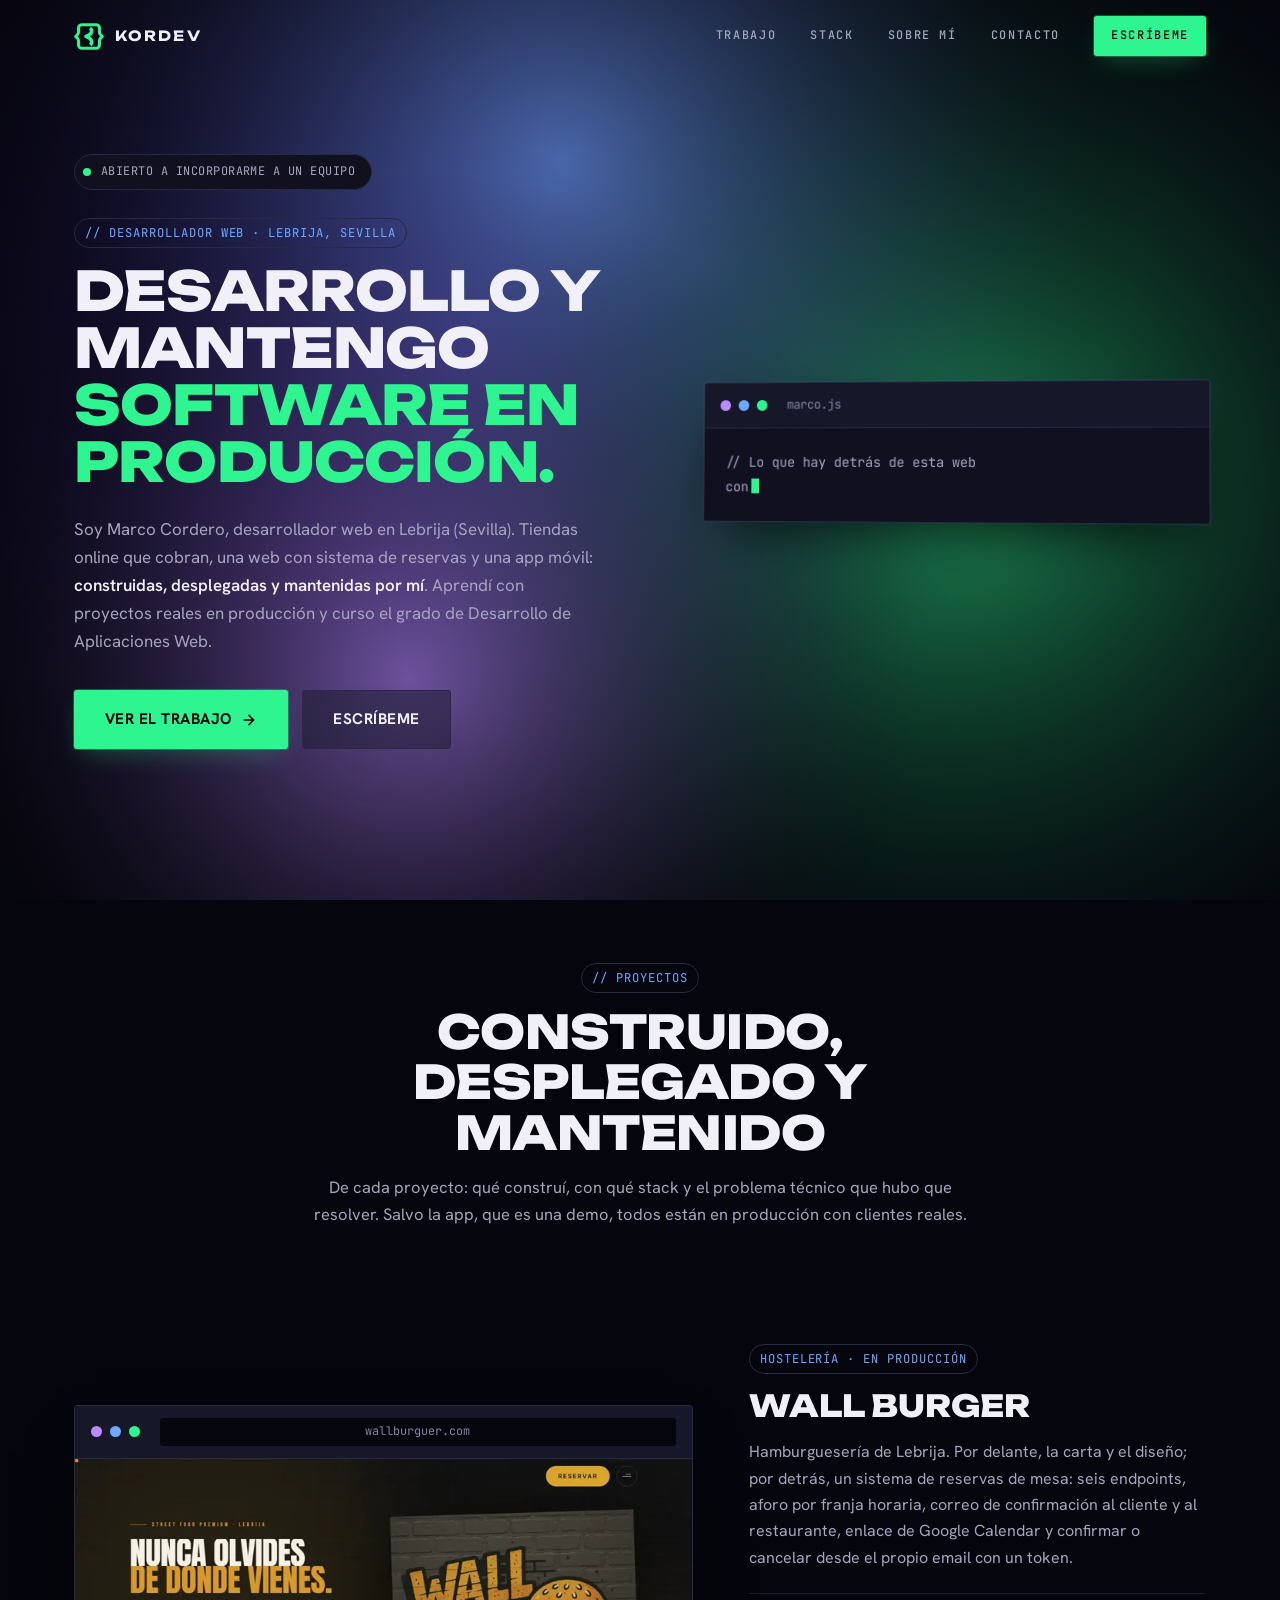
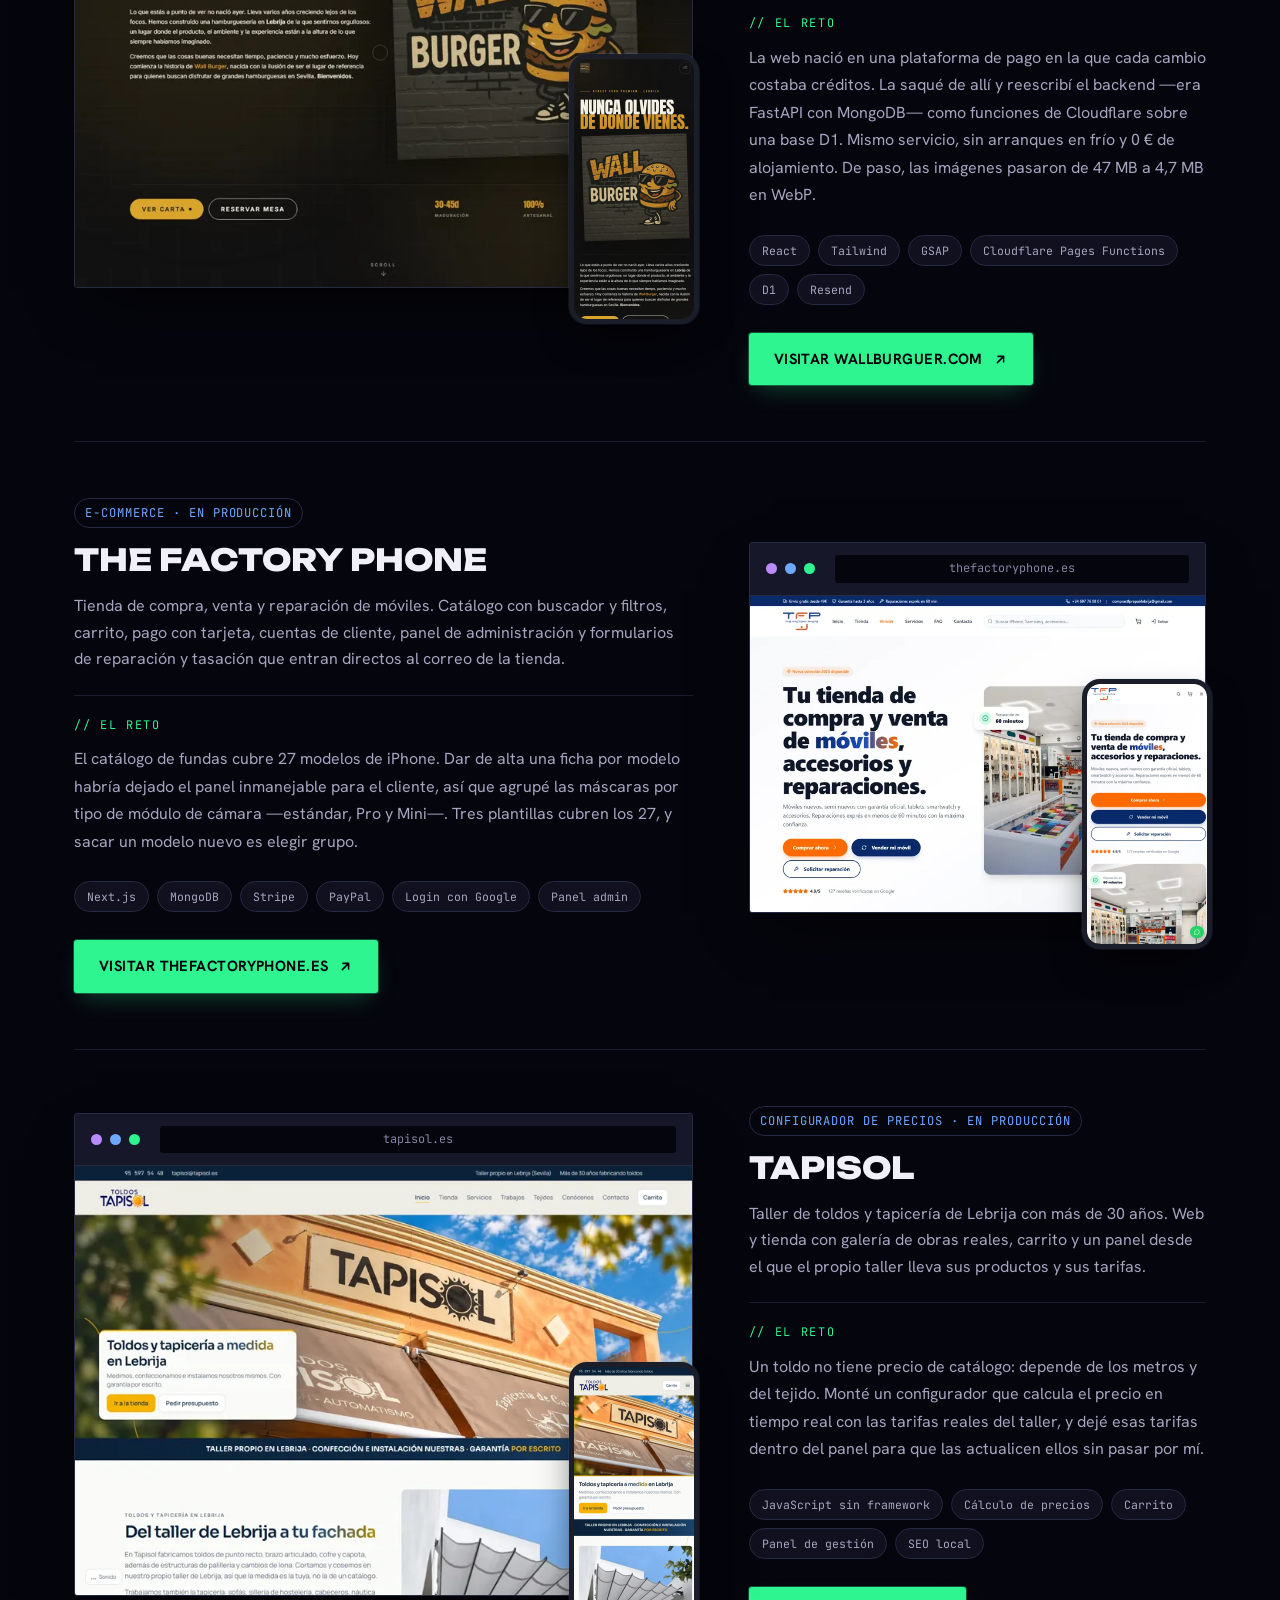
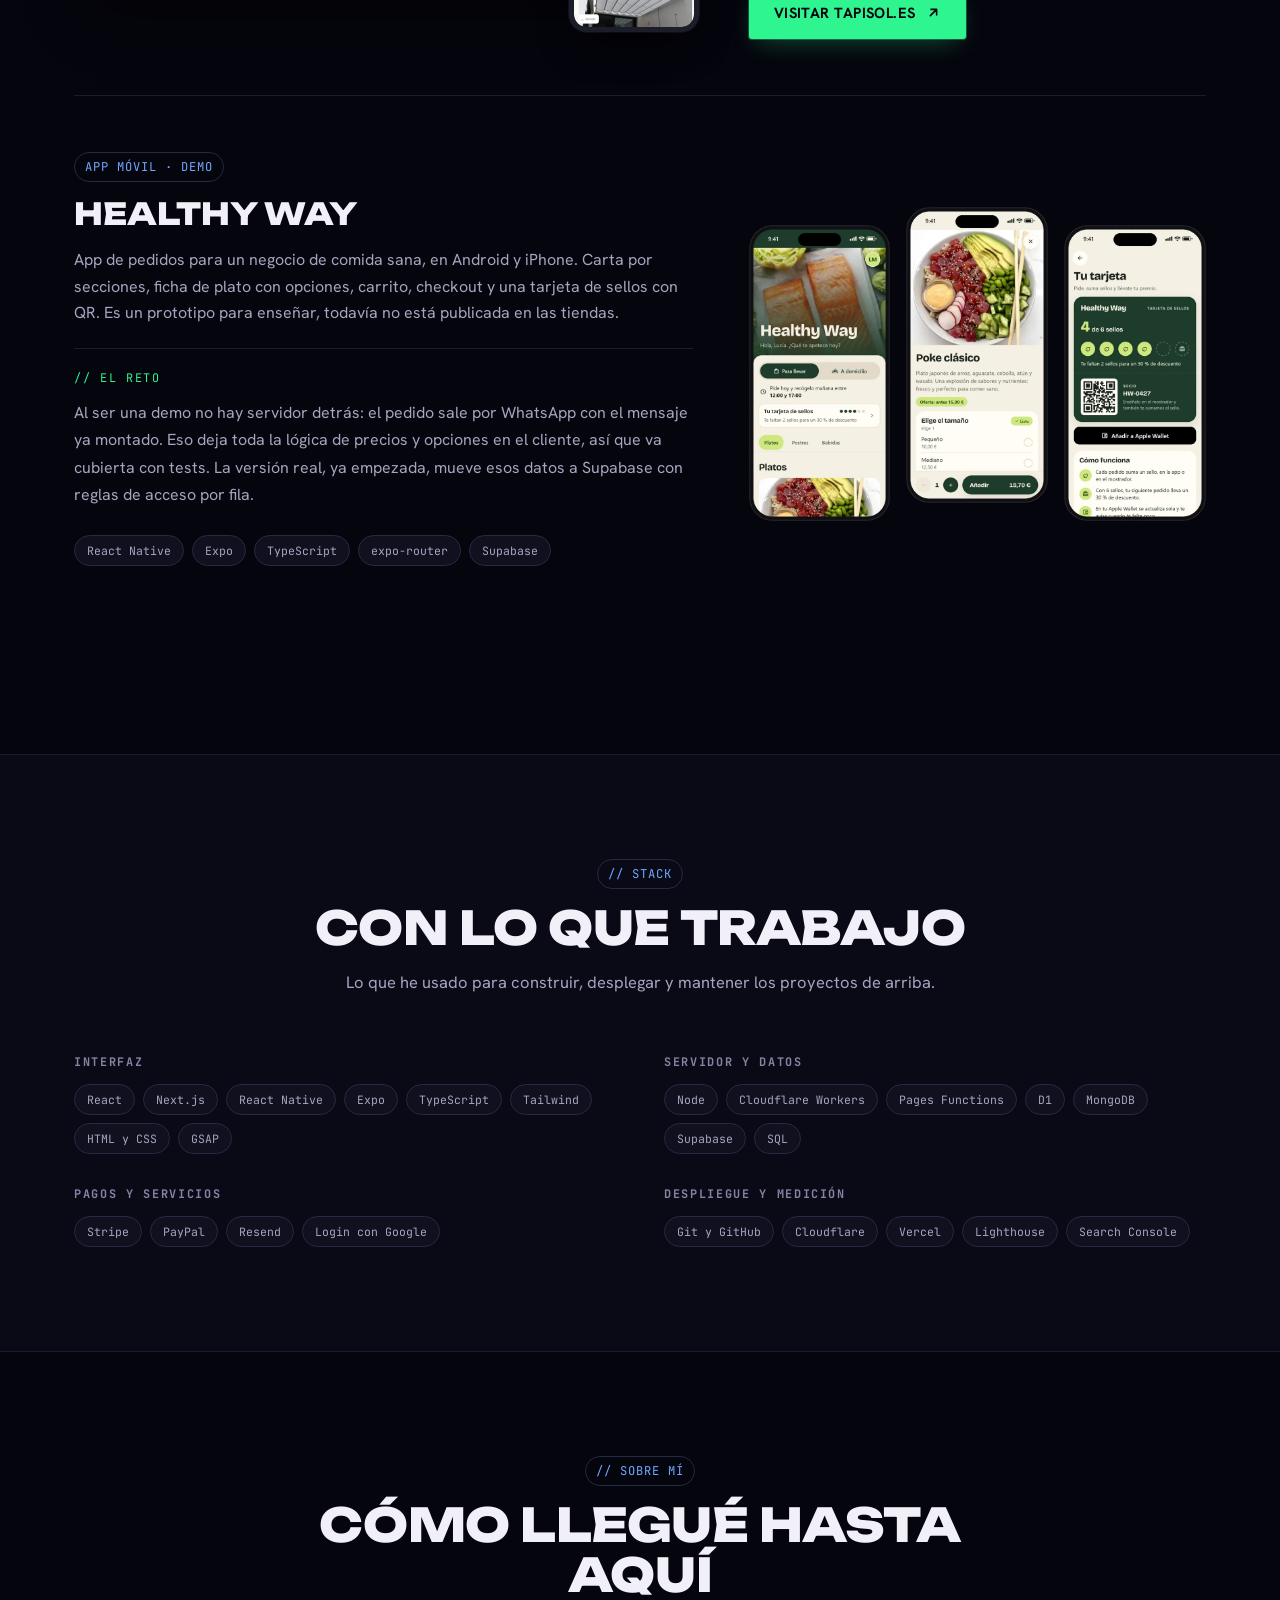
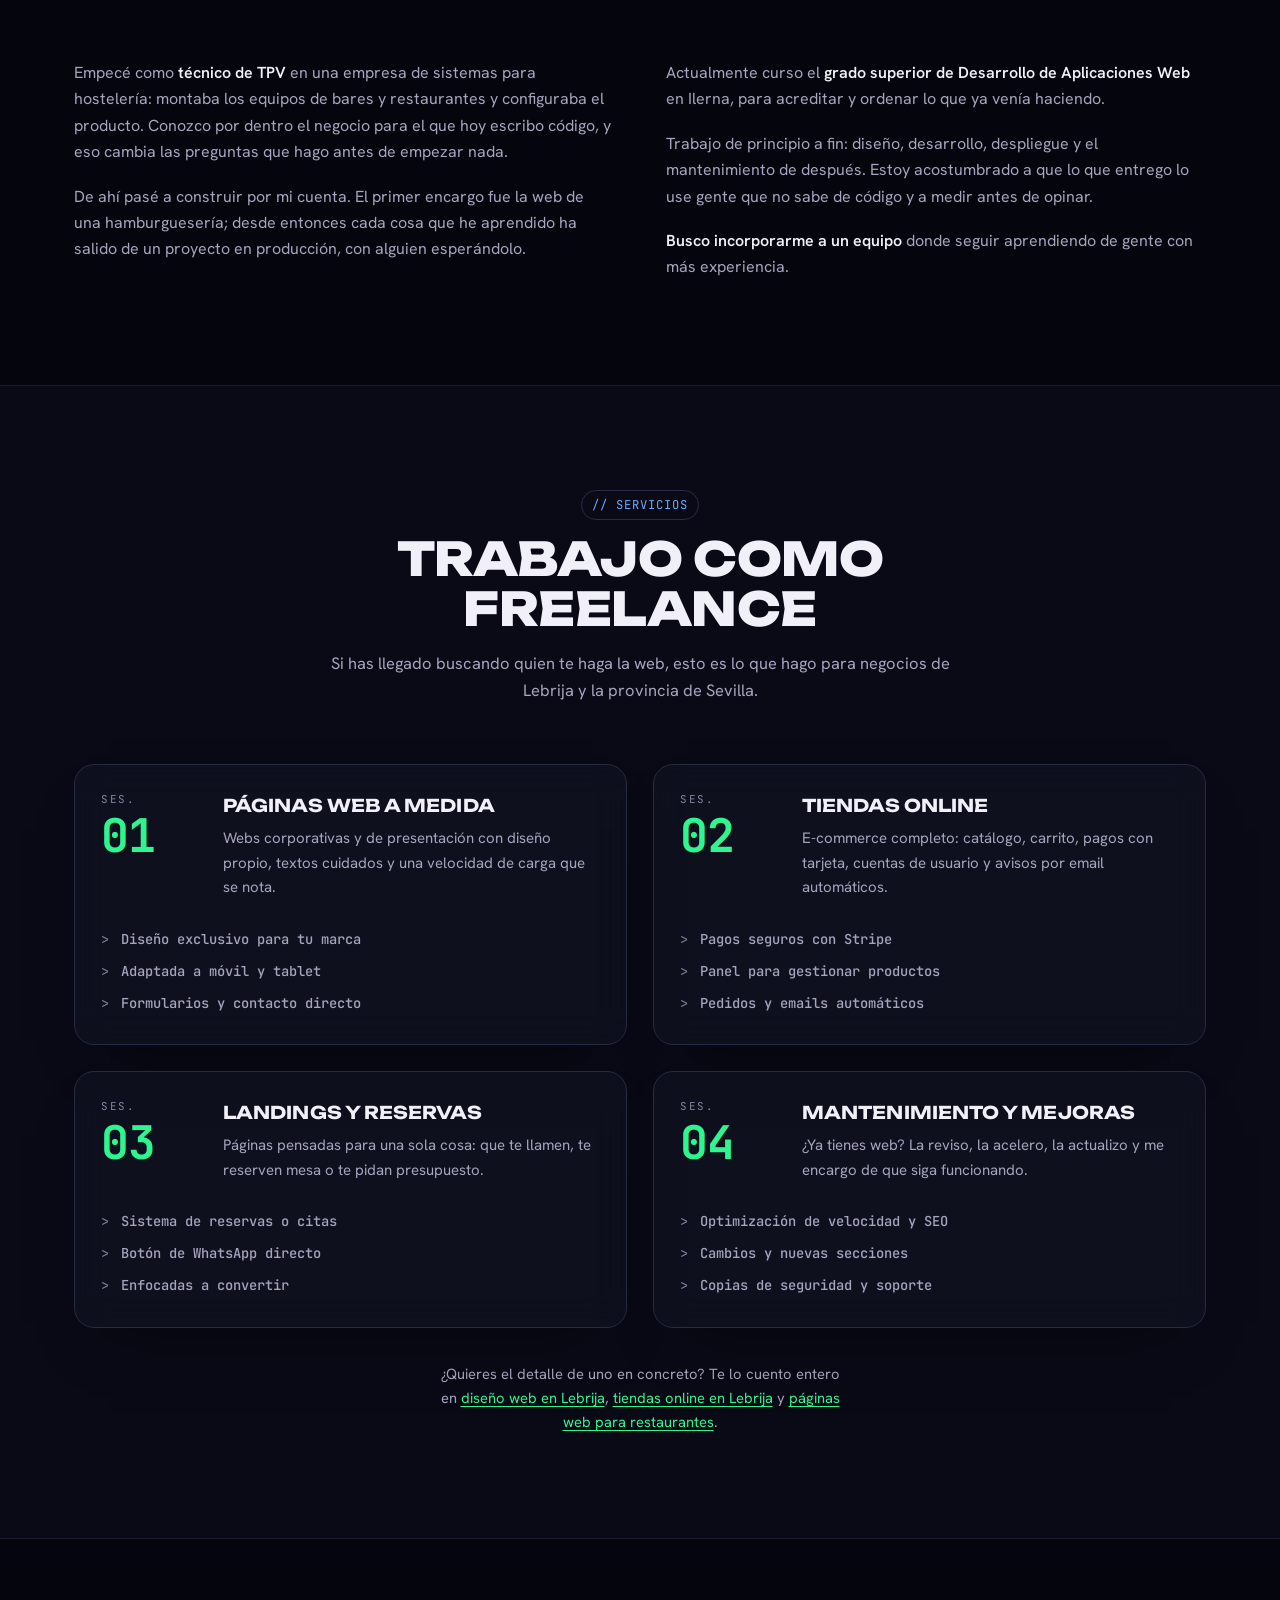
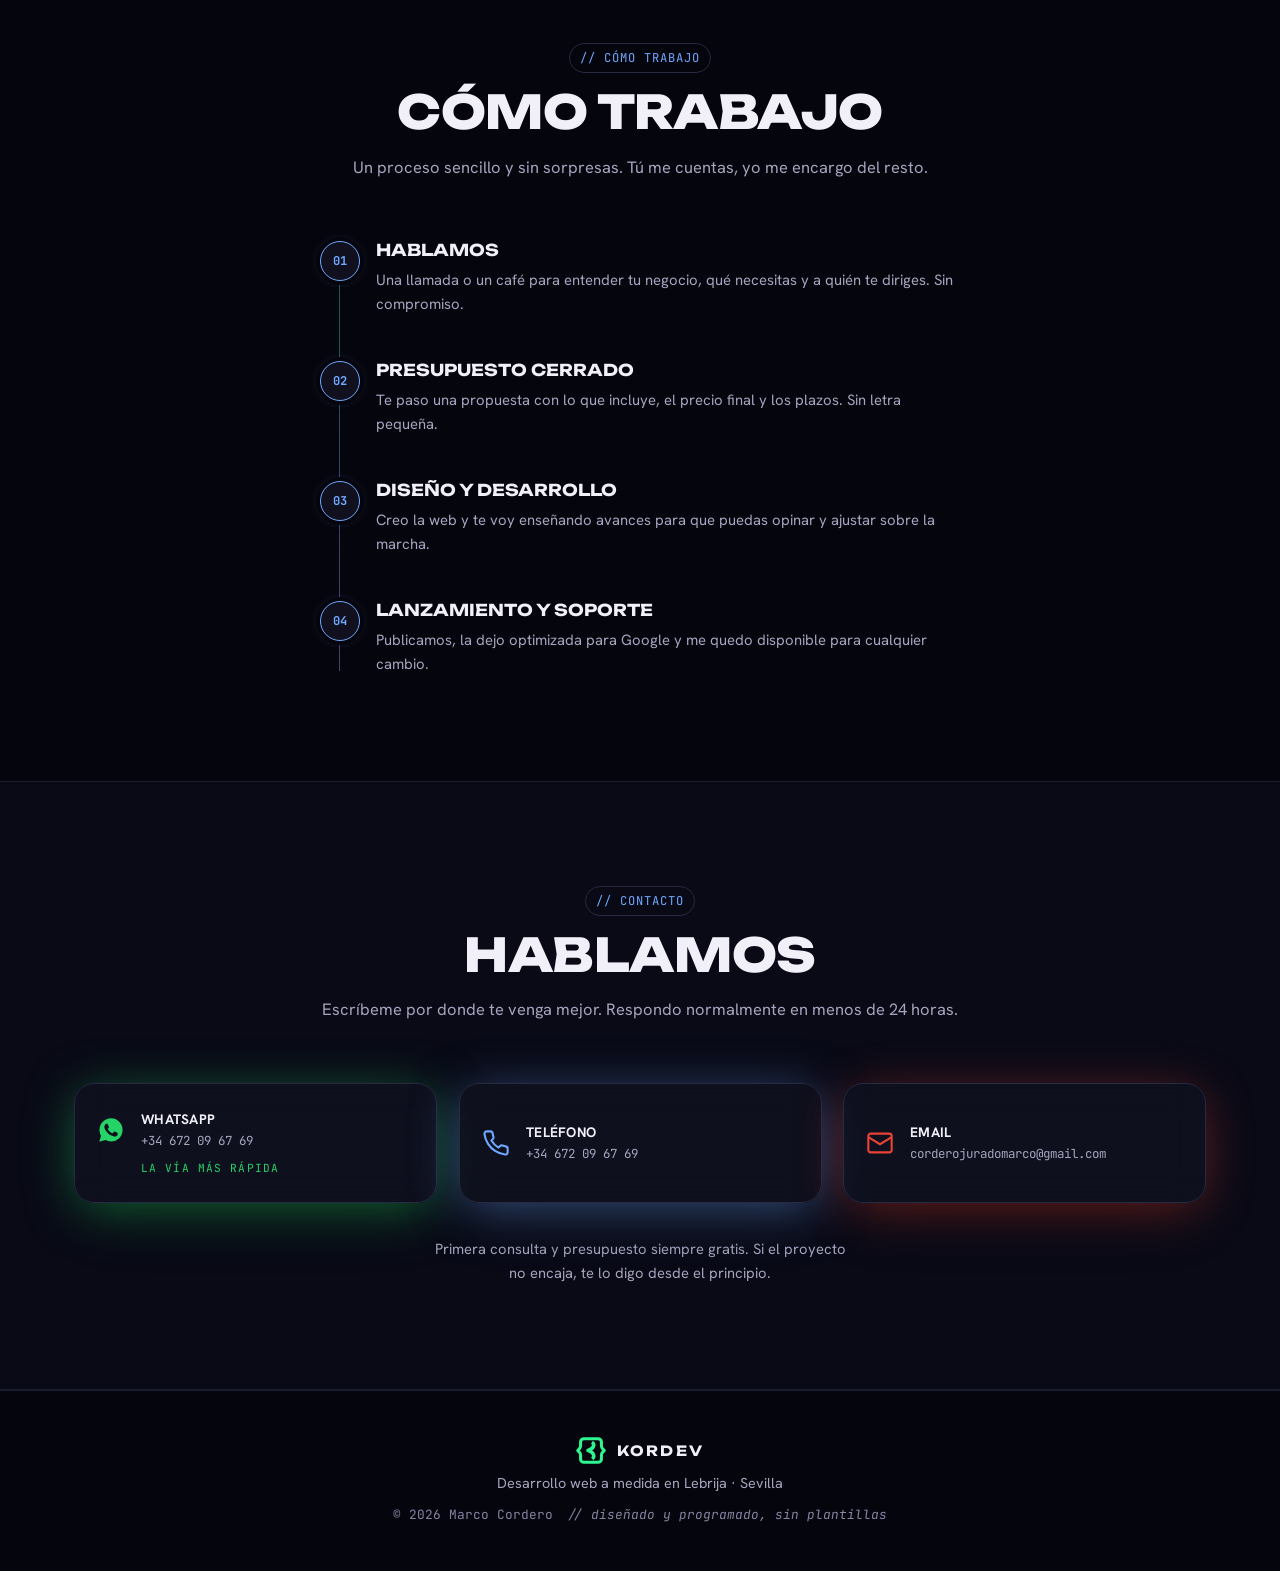
<file: index.html>
<!DOCTYPE html>
<html lang="es">
<head>
<meta charset="UTF-8">
<meta name="viewport" content="width=device-width, initial-scale=1.0">
<title>kordev — Desarrollador web en Lebrija | Webs y tiendas online a medida</title>
<meta name="description" content="Marco Cordero, desarrollador web en Lebrija (Sevilla). Tiendas online, una web con reservas y una app móvil, construidas y mantenidas de principio a fin. React, Next.js, Expo y Cloudflare.">
<meta name="theme-color" content="#05050c">
<meta name="author" content="Marco Cordero">
<link rel="canonical" href="https://www.kordev.es/">

<!-- Open Graph / redes sociales y WhatsApp -->
<meta property="og:type" content="website">
<meta property="og:locale" content="es_ES">
<meta property="og:site_name" content="kordev">
<meta property="og:url" content="https://www.kordev.es/">
<meta property="og:title" content="kordev — Marco Cordero, desarrollador web en Lebrija">
<meta property="og:description" content="Tiendas online, una web con reservas y una app móvil, construidas y mantenidas de principio a fin. React, Next.js, Expo y Cloudflare.">
<meta property="og:image" content="https://www.kordev.es/assets/img/og.png">
<meta property="og:image:width" content="1200">
<meta property="og:image:height" content="630">
<meta name="twitter:card" content="summary_large_image">

<link rel="preconnect" href="https://fonts.googleapis.com">
<link rel="preconnect" href="https://fonts.gstatic.com" crossorigin>
<link href="https://fonts.googleapis.com/css2?family=Unbounded:wght@400;500;600;700;800;900&family=Hanken+Grotesk:wght@400;500;600;700;800&family=JetBrains+Mono:wght@400;500;700&display=swap" rel="stylesheet">
<link rel="stylesheet" href="assets/css/styles.css?v=20261121a">
<link rel="icon" href="favicon.svg" type="image/svg+xml">
<link rel="icon" href="favicon-48.png" sizes="48x48" type="image/png">
<link rel="icon" href="favicon-32.png" sizes="32x32" type="image/png">
<link rel="apple-touch-icon" href="apple-touch-icon.png" sizes="180x180">
</head>
<body>
<!--
THESIS: kordev no se presenta como una web de plantilla con acentos neón; se presenta como el portal de entrada a una conferencia de diseño en órbita, donde un fondo de nebulosa respira despacio detrás de titulares monumentales en mayúsculas.
OWN-WORLD: casi negro azulado con nebulosa animada en canvas (índigo, azul eléctrico, verde terminal), contador de carga de 0 a 100, marca kordev en el lockup y en la pantalla de carga, Unbounded para titulares en mayúsculas de gran escala, Hanken Grotesk para cuerpo, JetBrains Mono para proyecto.js y etiquetas técnicas finas.
STORY: el visitante entra por una pantalla de carga que cuenta hasta 100, aterriza en un primer viewport dominado por el titular y la nebulosa en movimiento, y descubre que el ponente es Marco, con webs reales como demos en directo.
FIRST VIEWPORT: nebulosa de color lenta ocupando toda la pantalla, titular en Unbounded a escala de cartel, enlaces finos en mayúsculas, la ventana proyecto.js como panel flotante.
FORM: dirección fijada explícitamente por el usuario a partir de referencias visuales concretas (portal de nebulosa WebGL + conferencia "Design in Orbit") — beats the roll, always.
FINISH: unreviewed and undocumented is unfinished; this build ends with the finish review, the verdict, and DESIGN.md.
-->

<!-- ============ MARCA (sprite reutilizable) ============ -->
<svg width="0" height="0" style="position:absolute" aria-hidden="true" focusable="false">
  <symbol id="marcaKordev" viewBox="0 0 128 114">
    <g fill="none" stroke="currentColor">
      <path stroke-width="13" stroke-linejoin="miter" stroke-miterlimit="4" d="M34 6.5H94A14.5 14.5 0 0 1 108.5 21V38C108.5 48 114 49 120 57C114 65 108.5 66 108.5 76V93A14.5 14.5 0 0 1 94 107.5H34A14.5 14.5 0 0 1 19.5 93V76C19.5 66 14 65 8 57C14 49 19.5 48 19.5 38V21A14.5 14.5 0 0 1 34 6.5Z"/>
      <path stroke-width="15" stroke-linejoin="round" stroke-linecap="butt" d="M68 21.5C80 29 80 47 51 56.5C80 66 80 84 69 92.5"/>
    </g>
  </symbol>
</svg>

<!-- ============ LOADER ============ -->
<div class="loader" id="loader" aria-hidden="true">
  <svg class="loader__mark"><use href="#marcaKordev"/></svg>
  <span class="loader__count" id="loaderCount">0</span>
  <span class="loader__label">Cargando kordev</span>
</div>

<!-- ============ FONDO NEBULOSA ============ -->
<canvas class="nebula" id="nebula" aria-hidden="true"></canvas>

<!-- ============ CURSOR ============ -->

<!-- ============ NAV ============ -->
<header class="nav" id="nav">
  <div class="container nav__inner">
    <a href="#inicio" class="logo" aria-label="kordev, ir al inicio">
      <svg class="logo__mark" aria-hidden="true" focusable="false"><use href="#marcaKordev"/></svg>
      <span class="logo__word">kordev</span>
    </a>

    <nav class="nav__links" id="navLinks">
      <a href="#trabajo">Trabajo</a>
      <a href="#stack">Stack</a>
      <a href="#sobre-mi">Sobre mí</a>
      <a href="#contacto">Contacto</a>
      <a href="#" id="navWaLink" target="_blank" rel="noopener" class="btn btn--sm btn--primary nav__cta">Escríbeme</a>
    </nav>

    <button class="nav__toggle" id="navToggle" aria-label="Abrir menú" aria-expanded="false">
      <span></span><span></span><span></span>
    </button>
  </div>
</header>

<main>

<!-- ============ HERO ============ -->
<section class="hero" id="inicio">
  <div class="container hero__inner">
    <div class="hero__content">
      <p class="badge"><span class="badge__dot"></span> Abierto a incorporarme a un equipo</p>
      <p class="eyebrow">// desarrollador web · lebrija, sevilla</p>

      <h1 class="hero__title hero__title--largo">
        Desarrollo y mantengo<br>
        <span class="grad">software en producción.</span>
      </h1>

      <p class="hero__text">
        Soy Marco Cordero, desarrollador web en Lebrija (Sevilla). Tiendas online que
        cobran, una web con sistema de reservas y una app móvil:
        <strong>construidas, desplegadas y mantenidas por mí</strong>. Aprendí con proyectos
        reales en producción y curso el grado de Desarrollo de Aplicaciones Web.
      </p>

      <div class="hero__actions">
        <a href="#trabajo" class="btn btn--primary btn--lg">
          Ver el trabajo
          <svg width="16" height="16" viewBox="0 0 24 24" fill="none" stroke="currentColor" stroke-width="2.5" stroke-linecap="round" stroke-linejoin="round"><path d="M5 12h14M12 5l7 7-7 7"/></svg>
        </a>
        <a href="#contacto" class="btn btn--glass btn--lg">Escríbeme</a>
      </div>
    </div>

    <!-- Ventana de código decorativa -->
    <div class="hero__window" aria-hidden="true">
      <div class="window">
        <div class="window__bar">
          <span class="dot dot--red"></span>
          <span class="dot dot--yellow"></span>
          <span class="dot dot--green"></span>
          <span class="window__title">marco.js</span>
        </div>
        <pre class="window__code"><code><span class="c-com">// Lo que hay detrás de esta web</span>
<span class="c-key">const</span> <span class="c-var">marco</span> = {
  base:    <span class="c-str">"Lebrija, Sevilla"</span>,
  front:   <span class="c-str">"React · Next · Expo"</span>,
  datos:   <span class="c-str">"Cloudflare · Mongo · Supabase"</span>,
  entrega: <span class="c-str">"de principio a fin"</span>,
  grado:   <span class="c-str">"DAW"</span>
};

<span class="c-fn">contactar</span>(marco); <span class="c-com">// ✉️</span>
<span class="c-out">&gt; disponible<span class="caret"></span></span></code></pre>
      </div>
    </div>
  </div>
</section>

<!-- ============ EL TRABAJO ============ -->
<section class="section" id="trabajo">
  <div class="container">
    <header class="section__head">
      <p class="eyebrow">// proyectos</p>
      <h2 class="section__title">Construido, desplegado y mantenido</h2>
      <p class="section__sub">De cada proyecto: qué construí, con qué stack y el problema técnico que hubo que resolver. Salvo la app, que es una demo, todos están en producción con clientes reales.</p>
    </header>

    <!-- Proyecto 1 -->
    <article class="project reveal">
      <div class="project__media">
        <div class="browser">
          <div class="browser__bar">
            <span class="dot dot--red"></span><span class="dot dot--yellow"></span><span class="dot dot--green"></span>
            <span class="browser__url">wallburguer.com</span>
          </div>
          <a class="browser__shot" href="https://www.wallburguer.com" target="_blank" rel="noopener">
            <img src="assets/img/wallburguer.webp"
                 srcset="assets/img/wallburguer-800.webp 800w, assets/img/wallburguer.webp 1440w"
                 sizes="(max-width: 980px) 92vw, 620px" alt="Página de inicio de Wall Burger, hamburguesería en Lebrija" loading="lazy" width="1440" height="1000">
            <span class="browser__hover">Abrir web <svg width="14" height="14" viewBox="0 0 24 24" fill="none" stroke="currentColor" stroke-width="2.5" stroke-linecap="round" stroke-linejoin="round"><path d="M7 17 17 7M8 7h9v9"/></svg></span>
          </a>
        </div>
        <div class="phone">
          <img src="assets/img/wallburguer-mobile.webp" alt="Wall Burger en versión móvil" loading="lazy" width="480" height="1040">
        </div>
      </div>

      <div class="project__info">
        <p class="eyebrow">Hostelería · en producción</p>
        <h3 class="project__title">Wall Burger</h3>
        <p class="project__desc">
          Hamburguesería de Lebrija. Por delante, la carta y el diseño; por detrás, un sistema de reservas de mesa: seis endpoints, aforo por franja horaria, correo de confirmación al cliente y al restaurante, enlace de Google Calendar y confirmar o cancelar desde el propio email con un token.
        </p>
        <dl class="reto">
          <dt>// el reto</dt>
          <dd>
            La web nació en una plataforma de pago en la que cada cambio costaba créditos. La saqué de allí y reescribí el backend —era FastAPI con MongoDB— como funciones de Cloudflare sobre una base D1. Mismo servicio, sin arranques en frío y 0 € de alojamiento. De paso, las imágenes pasaron de 47 MB a 4,7 MB en WebP.
          </dd>
        </dl>
        <ul class="tags">
          <li>React</li><li>Tailwind</li><li>GSAP</li><li>Cloudflare Pages Functions</li><li>D1</li><li>Resend</li>
        </ul>
        <a href="https://www.wallburguer.com" target="_blank" rel="noopener" class="btn btn--primary">
          Visitar wallburguer.com
          <svg width="15" height="15" viewBox="0 0 24 24" fill="none" stroke="currentColor" stroke-width="2.5" stroke-linecap="round" stroke-linejoin="round"><path d="M7 17 17 7M8 7h9v9"/></svg>
        </a>
      </div>
    </article>

    <!-- Proyecto 2 -->
    <article class="project project--reverse reveal">
      <div class="project__media">
        <div class="browser">
          <div class="browser__bar">
            <span class="dot dot--red"></span><span class="dot dot--yellow"></span><span class="dot dot--green"></span>
            <span class="browser__url">thefactoryphone.es</span>
          </div>
          <a class="browser__shot" href="https://www.thefactoryphone.es" target="_blank" rel="noopener">
            <img src="assets/img/thefactoryphone.webp"
                 srcset="assets/img/thefactoryphone-800.webp 800w, assets/img/thefactoryphone.webp 1440w"
                 sizes="(max-width: 980px) 92vw, 620px" alt="Página de inicio de The Factory Phone, tienda de móviles y reparaciones" loading="lazy" width="1440" height="1000">
            <span class="browser__hover">Abrir web <svg width="14" height="14" viewBox="0 0 24 24" fill="none" stroke="currentColor" stroke-width="2.5" stroke-linecap="round" stroke-linejoin="round"><path d="M7 17 17 7M8 7h9v9"/></svg></span>
          </a>
        </div>
        <div class="phone">
          <img src="assets/img/thefactoryphone-mobile.webp" alt="The Factory Phone en versión móvil" loading="lazy" width="480" height="1040">
        </div>
      </div>

      <div class="project__info">
        <p class="eyebrow">E-commerce · en producción</p>
        <h3 class="project__title">The Factory Phone</h3>
        <p class="project__desc">
          Tienda de compra, venta y reparación de móviles. Catálogo con buscador y filtros, carrito, pago con tarjeta, cuentas de cliente, panel de administración y formularios de reparación y tasación que entran directos al correo de la tienda.
        </p>
        <dl class="reto">
          <dt>// el reto</dt>
          <dd>
            El catálogo de fundas cubre 27 modelos de iPhone. Dar de alta una ficha por modelo habría dejado el panel inmanejable para el cliente, así que agrupé las máscaras por tipo de módulo de cámara —estándar, Pro y Mini—. Tres plantillas cubren los 27, y sacar un modelo nuevo es elegir grupo.
          </dd>
        </dl>
        <ul class="tags">
          <li>Next.js</li><li>MongoDB</li><li>Stripe</li><li>PayPal</li><li>Login con Google</li><li>Panel admin</li>
        </ul>
        <a href="https://www.thefactoryphone.es" target="_blank" rel="noopener" class="btn btn--primary">
          Visitar thefactoryphone.es
          <svg width="15" height="15" viewBox="0 0 24 24" fill="none" stroke="currentColor" stroke-width="2.5" stroke-linecap="round" stroke-linejoin="round"><path d="M7 17 17 7M8 7h9v9"/></svg>
        </a>
      </div>
    </article>

    <!-- Proyecto 3 -->
    <article class="project reveal">
      <div class="project__media">
        <div class="browser">
          <div class="browser__bar">
            <span class="dot dot--red"></span><span class="dot dot--yellow"></span><span class="dot dot--green"></span>
            <span class="browser__url">tapisol.es</span>
          </div>
          <a class="browser__shot" href="https://www.tapisol.es" target="_blank" rel="noopener">
            <img src="assets/img/tapisol.webp"
                 srcset="assets/img/tapisol-800.webp 800w, assets/img/tapisol.webp 1440w"
                 sizes="(max-width: 980px) 92vw, 620px" alt="Página de inicio de Tapisol, taller de toldos y tapicería en Lebrija" loading="lazy" width="1440" height="1000">
            <span class="browser__hover">Abrir web <svg width="14" height="14" viewBox="0 0 24 24" fill="none" stroke="currentColor" stroke-width="2.5" stroke-linecap="round" stroke-linejoin="round"><path d="M7 17 17 7M8 7h9v9"/></svg></span>
          </a>
        </div>
        <div class="phone">
          <img src="assets/img/tapisol-mobile.webp" alt="Tapisol en versión móvil" loading="lazy" width="480" height="1040">
        </div>
      </div>

      <div class="project__info">
        <p class="eyebrow">Configurador de precios · en producción</p>
        <h3 class="project__title">Tapisol</h3>
        <p class="project__desc">
          Taller de toldos y tapicería de Lebrija con más de 30 años. Web y tienda con galería de obras reales, carrito y un panel desde el que el propio taller lleva sus productos y sus tarifas.
        </p>
        <dl class="reto">
          <dt>// el reto</dt>
          <dd>
            Un toldo no tiene precio de catálogo: depende de los metros y del tejido. Monté un configurador que calcula el precio en tiempo real con las tarifas reales del taller, y dejé esas tarifas dentro del panel para que las actualicen ellos sin pasar por mí.
          </dd>
        </dl>
        <ul class="tags">
          <li>JavaScript sin framework</li><li>Cálculo de precios</li><li>Carrito</li><li>Panel de gestión</li><li>SEO local</li>
        </ul>
        <a href="https://www.tapisol.es" target="_blank" rel="noopener" class="btn btn--primary">
          Visitar tapisol.es
          <svg width="15" height="15" viewBox="0 0 24 24" fill="none" stroke="currentColor" stroke-width="2.5" stroke-linecap="round" stroke-linejoin="round"><path d="M7 17 17 7M8 7h9v9"/></svg>
        </a>
      </div>
    </article>

    <!-- Proyecto 4 -->
    <article class="project project--reverse reveal">
      <div class="project__media">
        <div class="phones">
          <img src="assets/img/healthyway-inicio.webp" alt="Pantalla de inicio de la app, con la carta por secciones" loading="lazy" width="420" height="878">
          <img src="assets/img/healthyway-ficha.webp" alt="Ficha de un plato con sus opciones" loading="lazy" width="420" height="878">
          <img src="assets/img/healthyway-tarjeta.webp" alt="Tarjeta de sellos con código QR" loading="lazy" width="420" height="878">
        </div>
      </div>

      <div class="project__info">
        <p class="eyebrow">App móvil · demo</p>
        <h3 class="project__title">Healthy Way</h3>
        <p class="project__desc">
          App de pedidos para un negocio de comida sana, en Android y iPhone. Carta por secciones, ficha de plato con opciones, carrito, checkout y una tarjeta de sellos con QR. Es un prototipo para enseñar, todavía no está publicada en las tiendas.
        </p>
        <dl class="reto">
          <dt>// el reto</dt>
          <dd>
            Al ser una demo no hay servidor detrás: el pedido sale por WhatsApp con el mensaje ya montado. Eso deja toda la lógica de precios y opciones en el cliente, así que va cubierta con tests. La versión real, ya empezada, mueve esos datos a Supabase con reglas de acceso por fila.
          </dd>
        </dl>
        <ul class="tags">
          <li>React Native</li><li>Expo</li><li>TypeScript</li><li>expo-router</li><li>Supabase</li>
        </ul>
      </div>
    </article>

  </div>
</section>


<!-- ============ STACK ============ -->
<section class="section section--alt" id="stack">
  <div class="container">
    <header class="section__head">
      <p class="eyebrow">// stack</p>
      <h2 class="section__title">Con lo que trabajo</h2>
      <p class="section__sub">Lo que he usado para construir, desplegar y mantener los proyectos de arriba.</p>
    </header>

    <div class="stack">
      <div class="stack__grupo reveal">
        <h3>Interfaz</h3>
        <ul class="tags"><li>React</li><li>Next.js</li><li>React Native</li><li>Expo</li><li>TypeScript</li><li>Tailwind</li><li>HTML y CSS</li><li>GSAP</li></ul>
      </div>
      <div class="stack__grupo reveal">
        <h3>Servidor y datos</h3>
        <ul class="tags"><li>Node</li><li>Cloudflare Workers</li><li>Pages Functions</li><li>D1</li><li>MongoDB</li><li>Supabase</li><li>SQL</li></ul>
      </div>
      <div class="stack__grupo reveal">
        <h3>Pagos y servicios</h3>
        <ul class="tags"><li>Stripe</li><li>PayPal</li><li>Resend</li><li>Login con Google</li></ul>
      </div>
      <div class="stack__grupo reveal">
        <h3>Despliegue y medición</h3>
        <ul class="tags"><li>Git y GitHub</li><li>Cloudflare</li><li>Vercel</li><li>Lighthouse</li><li>Search Console</li></ul>
      </div>
    </div>
  </div>
</section>

<!-- ============ SOBRE MÍ ============ -->
<section class="section" id="sobre-mi">
  <div class="container">
    <header class="section__head">
      <p class="eyebrow">// sobre mí</p>
      <h2 class="section__title">Cómo llegué hasta aquí</h2>
    </header>

    <div class="bio">
      <div class="reveal">
        <p>
          Empecé como <strong>técnico de TPV</strong> en una empresa de sistemas para
          hostelería: montaba los equipos de bares y restaurantes y configuraba el producto.
          Conozco por dentro el negocio para el que hoy escribo código, y eso cambia las
          preguntas que hago antes de empezar nada.
        </p>
        <p>
          De ahí pasé a construir por mi cuenta. El primer encargo fue la web de una
          hamburguesería; desde entonces cada cosa que he aprendido ha salido de un proyecto
          en producción, con alguien esperándolo.
        </p>
      </div>
      <div class="reveal">
        <p>
          Actualmente curso el <strong>grado superior de Desarrollo de Aplicaciones Web</strong>
          en Ilerna, para acreditar y ordenar lo que ya venía haciendo.
        </p>
        <p>
          Trabajo de principio a fin: diseño, desarrollo, despliegue y el mantenimiento de
          después. Estoy acostumbrado a que lo que entrego lo use gente que no sabe de código
          y a medir antes de opinar.
        </p>
        <p>
          <strong>Busco incorporarme a un equipo</strong> donde seguir aprendiendo de gente con
          más experiencia.
        </p>
      </div>
    </div>
  </div>
</section>

<!-- ============ SERVICIOS ============ -->
<section class="section section--alt" id="servicios">
  <div class="container">
    <header class="section__head">
      <p class="eyebrow">// servicios</p>
      <h2 class="section__title">Trabajo como freelance</h2>
      <p class="section__sub">Si has llegado buscando quien te haga la web, esto es lo que hago para negocios de Lebrija y la provincia de Sevilla.</p>
    </header>

    <ol class="ledger">
      <li class="ledger__row reveal">
        <span class="ledger__num">01</span>
        <div class="ledger__body">
          <h3>Páginas web a medida</h3>
          <p>Webs corporativas y de presentación con diseño propio, textos cuidados y una velocidad de carga que se nota.</p>
        </div>
        <ul class="ledger__tags">
          <li>Diseño exclusivo para tu marca</li>
          <li>Adaptada a móvil y tablet</li>
          <li>Formularios y contacto directo</li>
        </ul>
      </li>

      <li class="ledger__row reveal">
        <span class="ledger__num">02</span>
        <div class="ledger__body">
          <h3>Tiendas online</h3>
          <p>E-commerce completo: catálogo, carrito, pagos con tarjeta, cuentas de usuario y avisos por email automáticos.</p>
        </div>
        <ul class="ledger__tags">
          <li>Pagos seguros con Stripe</li>
          <li>Panel para gestionar productos</li>
          <li>Pedidos y emails automáticos</li>
        </ul>
      </li>

      <li class="ledger__row reveal">
        <span class="ledger__num">03</span>
        <div class="ledger__body">
          <h3>Landings y reservas</h3>
          <p>Páginas pensadas para una sola cosa: que te llamen, te reserven mesa o te pidan presupuesto.</p>
        </div>
        <ul class="ledger__tags">
          <li>Sistema de reservas o citas</li>
          <li>Botón de WhatsApp directo</li>
          <li>Enfocadas a convertir</li>
        </ul>
      </li>

      <li class="ledger__row reveal">
        <span class="ledger__num">04</span>
        <div class="ledger__body">
          <h3>Mantenimiento y mejoras</h3>
          <p>¿Ya tienes web? La reviso, la acelero, la actualizo y me encargo de que siga funcionando.</p>
        </div>
        <ul class="ledger__tags">
          <li>Optimización de velocidad y SEO</li>
          <li>Cambios y nuevas secciones</li>
          <li>Copias de seguridad y soporte</li>
        </ul>
      </li>
    </ol>

    <p class="contacto__nota">¿Quieres el detalle de uno en concreto? Te lo cuento entero en <a href="/diseno-web-lebrija">diseño web en Lebrija</a>, <a href="/tiendas-online-lebrija">tiendas online en Lebrija</a> y <a href="/paginas-web-para-restaurantes">páginas web para restaurantes</a>.</p>
  </div>
</section>

<!-- ============ PROCESO ============ -->
<section class="section" id="proceso">
  <div class="container">
    <header class="section__head">
      <p class="eyebrow">// cómo trabajo</p>
      <h2 class="section__title">Cómo trabajo</h2>
      <p class="section__sub">Un proceso sencillo y sin sorpresas. Tú me cuentas, yo me encargo del resto.</p>
    </header>

    <ol class="timeline">
      <li class="timeline__item reveal">
        <span class="timeline__seal">01</span>
        <div class="timeline__body">
          <h3>Hablamos</h3>
          <p>Una llamada o un café para entender tu negocio, qué necesitas y a quién te diriges. Sin compromiso.</p>
        </div>
      </li>
      <li class="timeline__item reveal">
        <span class="timeline__seal">02</span>
        <div class="timeline__body">
          <h3>Presupuesto cerrado</h3>
          <p>Te paso una propuesta con lo que incluye, el precio final y los plazos. Sin letra pequeña.</p>
        </div>
      </li>
      <li class="timeline__item reveal">
        <span class="timeline__seal">03</span>
        <div class="timeline__body">
          <h3>Diseño y desarrollo</h3>
          <p>Creo la web y te voy enseñando avances para que puedas opinar y ajustar sobre la marcha.</p>
        </div>
      </li>
      <li class="timeline__item reveal">
        <span class="timeline__seal">04</span>
        <div class="timeline__body">
          <h3>Lanzamiento y soporte</h3>
          <p>Publicamos, la dejo optimizada para Google y me quedo disponible para cualquier cambio.</p>
        </div>
      </li>
    </ol>
  </div>
</section>

<!-- ============ CONTACTO ============ -->
<section class="section section--alt" id="contacto">
  <div class="container">
    <header class="section__head">
      <p class="eyebrow">// contacto</p>
      <h2 class="section__title">Hablamos</h2>
      <p class="section__sub">Escríbeme por donde te venga mejor. Respondo normalmente en menos de 24 horas.</p>
    </header>

    <div class="canales">
      <a class="canal canal--wa" id="waLink" href="#" target="_blank" rel="noopener">
        <svg viewBox="0 0 24 24" fill="currentColor"><path d="M12.04 2C6.58 2 2.13 6.45 2.13 11.91c0 1.75.46 3.46 1.32 4.96L2 22l5.25-1.38a9.9 9.9 0 0 0 4.79 1.22h.01c5.46 0 9.91-4.45 9.91-9.91 0-2.65-1.03-5.14-2.9-7.01A9.82 9.82 0 0 0 12.04 2zm5.8 14.15c-.24.68-1.42 1.31-1.95 1.35-.5.05-1.13.07-1.82-.11-.42-.13-.96-.31-1.65-.61-2.9-1.25-4.79-4.17-4.94-4.36-.14-.19-1.18-1.57-1.18-2.99s.74-2.12 1-2.41c.26-.29.57-.36.76-.36h.55c.17 0 .41-.07.64.49.24.57.81 1.98.88 2.13.07.14.12.31.02.5-.09.19-.14.31-.28.48l-.42.49c-.14.14-.28.29-.12.57.16.29.71 1.17 1.53 1.9 1.05.94 1.94 1.23 2.22 1.37.28.14.44.12.6-.07.17-.19.69-.81.88-1.09.19-.29.38-.24.64-.14.26.09 1.66.78 1.94.93.28.14.47.21.54.33.07.12.07.68-.17 1.36z"/></svg>
        <span class="canal__texto">
          <strong>WhatsApp</strong>
          <em id="waText">+34 672 09 67 69</em>
        </span>
        <span class="canal__nota">La vía más rápida</span>
      </a>

      <a class="canal canal--tel" id="callLink" href="#">
        <svg viewBox="0 0 24 24" fill="none" stroke="currentColor" stroke-width="1.8" stroke-linecap="round"><path d="M22 16.9v3a2 2 0 0 1-2.2 2 19.8 19.8 0 0 1-8.6-3.1 19.5 19.5 0 0 1-6-6A19.8 19.8 0 0 1 2.1 4.2 2 2 0 0 1 4.1 2h3a2 2 0 0 1 2 1.7c.1 1 .4 1.9.7 2.8a2 2 0 0 1-.5 2.1L8.1 9.9a16 16 0 0 0 6 6l1.3-1.2a2 2 0 0 1 2.1-.5c.9.3 1.8.6 2.8.7a2 2 0 0 1 1.7 2z"/></svg>
        <span class="canal__texto">
          <strong>Teléfono</strong>
          <em id="callText">+34 672 09 67 69</em>
        </span>
      </a>

      <a class="canal canal--mail" id="mailLink" href="mailto:corderojuradomarco@gmail.com">
        <svg viewBox="0 0 24 24" fill="none" stroke="currentColor" stroke-width="1.8"><rect x="2" y="4" width="20" height="16" rx="2"/><path d="m2 7 10 6 10-6"/></svg>
        <span class="canal__texto">
          <strong>Email</strong>
          <em>corderojuradomarco@gmail.com</em>
        </span>
      </a>
    </div>

    <p class="contacto__nota">Primera consulta y presupuesto siempre gratis. Si el proyecto no encaja, te lo digo desde el principio.</p>
  </div>
</section>

</main>

<!-- ============ FOOTER ============ -->
<footer class="footer">
  <div class="container footer__inner">
    <a href="#inicio" class="logo" aria-label="kordev, ir al inicio">
      <svg class="logo__mark" aria-hidden="true" focusable="false"><use href="#marcaKordev"/></svg>
      <span class="logo__word">kordev</span>
    </a>
    <p class="footer__text">Desarrollo web a medida en Lebrija · Sevilla</p>
    <p class="footer__copy">© <span id="year">2026</span> Marco Cordero <span class="footer__sign">// diseñado y programado, sin plantillas</span></p>
  </div>
</footer>

<!-- Botón flotante WhatsApp -->
<a class="fab" id="fabWa" href="#" target="_blank" rel="noopener" aria-label="Escríbeme por WhatsApp">
  <svg viewBox="0 0 24 24" fill="currentColor"><path d="M12.04 2C6.58 2 2.13 6.45 2.13 11.91c0 1.75.46 3.46 1.32 4.96L2 22l5.25-1.38a9.9 9.9 0 0 0 4.79 1.22h.01c5.46 0 9.91-4.45 9.91-9.91 0-2.65-1.03-5.14-2.9-7.01A9.82 9.82 0 0 0 12.04 2zm5.8 14.15c-.24.68-1.42 1.31-1.95 1.35-.5.05-1.13.07-1.82-.11-.42-.13-.96-.31-1.65-.61-2.9-1.25-4.79-4.17-4.94-4.36-.14-.19-1.18-1.57-1.18-2.99s.74-2.12 1-2.41c.26-.29.57-.36.76-.36h.55c.17 0 .41-.07.64.49.24.57.81 1.98.88 2.13.07.14.12.31.02.5-.09.19-.14.31-.28.48l-.42.49c-.14.14-.28.29-.12.57.16.29.71 1.17 1.53 1.9 1.05.94 1.94 1.23 2.22 1.37.28.14.44.12.6-.07.17-.19.69-.81.88-1.09.19-.29.38-.24.64-.14.26.09 1.66.78 1.94.93.28.14.47.21.54.33.07.12.07.68-.17 1.36z"/></svg>
</a>

<!-- Datos estructurados: ayudan a Google a entender quién eres y dónde estás -->
<script type="application/ld+json">
{
  "@context": "https://schema.org",
  "@type": "ProfessionalService",
  "name": "kordev — Marco Cordero",
  "description": "Desarrollo de páginas web, tiendas online y landing pages a medida.",
  "url": "https://www.kordev.es/",
  "image": "https://www.kordev.es/assets/img/og.png",
  "email": "corderojuradomarco@gmail.com",
  "telephone": "+34672096769",
  "priceRange": "€€",
  "areaServed": [
    { "@type": "City", "name": "Lebrija" },
    { "@type": "AdministrativeArea", "name": "Provincia de Sevilla" }
  ],
  "address": {
    "@type": "PostalAddress",
    "addressLocality": "Lebrija",
    "addressRegion": "Sevilla",
    "addressCountry": "ES"
  },
  "founder": { "@type": "Person", "name": "Marco Cordero" },
  "knowsAbout": ["Desarrollo web", "Tiendas online", "Landing pages", "SEO local"]
}
</script>

<script type="application/ld+json">
{
  "@context": "https://schema.org",
  "@type": "Person",
  "name": "Marco Cordero",
  "alternateName": "kordev",
  "jobTitle": "Desarrollador web",
  "email": "corderojuradomarco@gmail.com",
  "telephone": "+34672096769",
  "url": "https://www.kordev.es/",
  "image": "https://www.kordev.es/assets/img/og.png",
  "address": {
    "@type": "PostalAddress",
    "addressLocality": "Lebrija",
    "addressRegion": "Sevilla",
    "addressCountry": "ES"
  },
  "knowsAbout": [
    "React", "Next.js", "React Native", "Expo", "TypeScript",
    "Cloudflare Workers", "MongoDB", "Supabase", "Stripe", "SEO local"
  ],
  "seeks": {
    "@type": "Demand",
    "name": "Incorporarse a un equipo de desarrollo"
  }
}
</script>

<script src="assets/js/main.js?v=20261121a"></script>
</body>
</html>
</file>
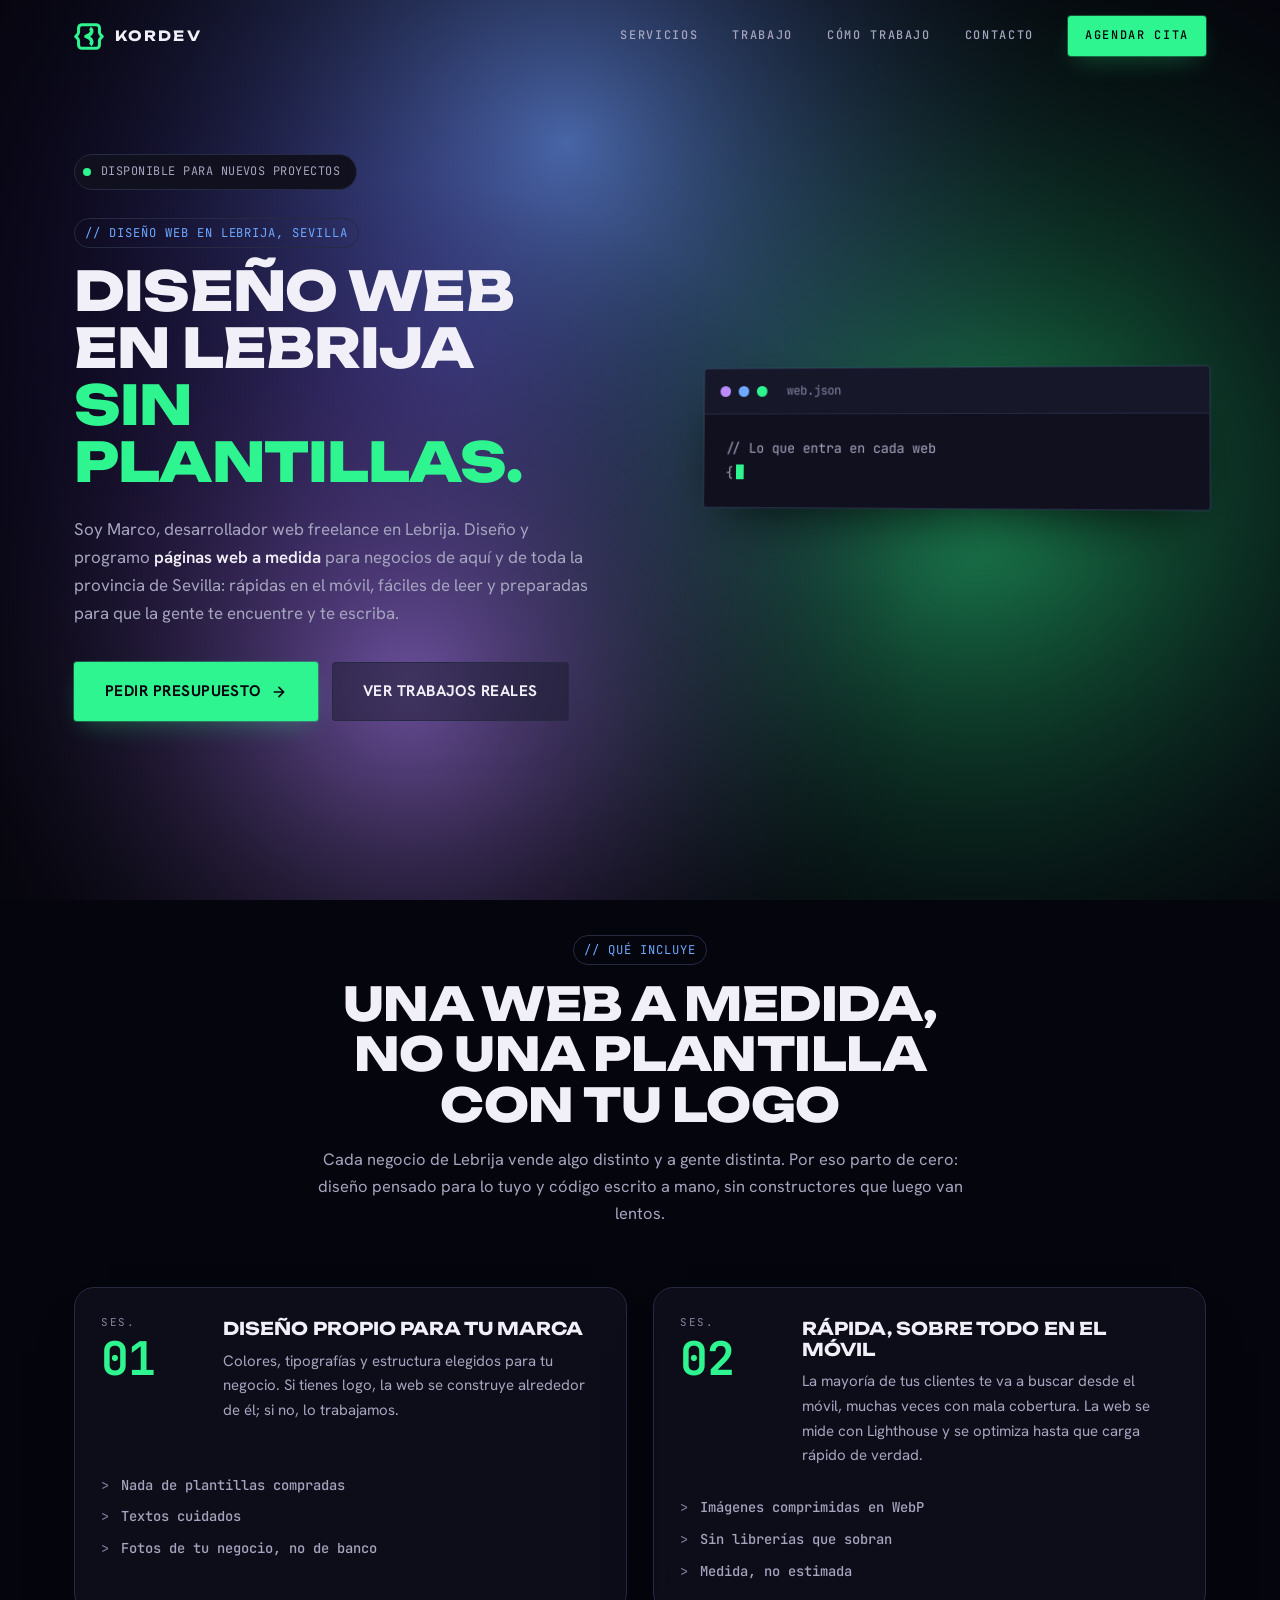
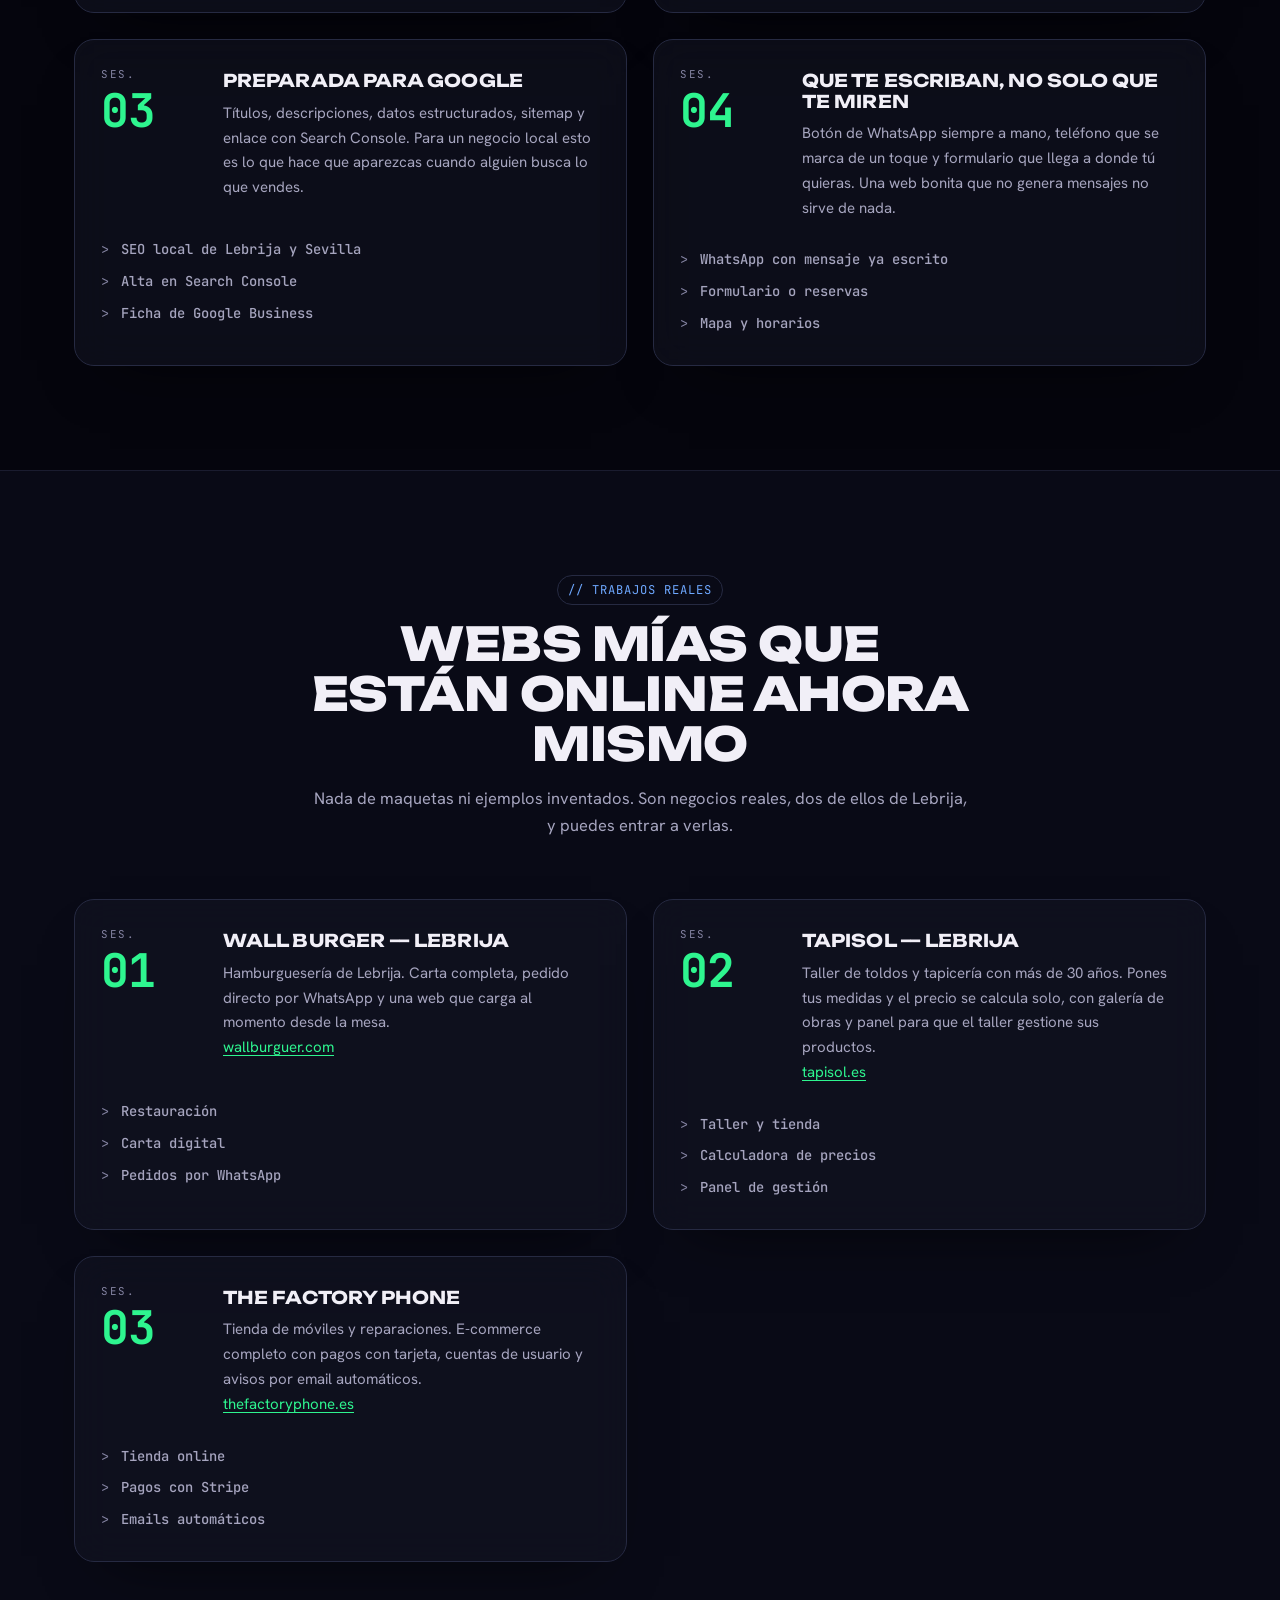
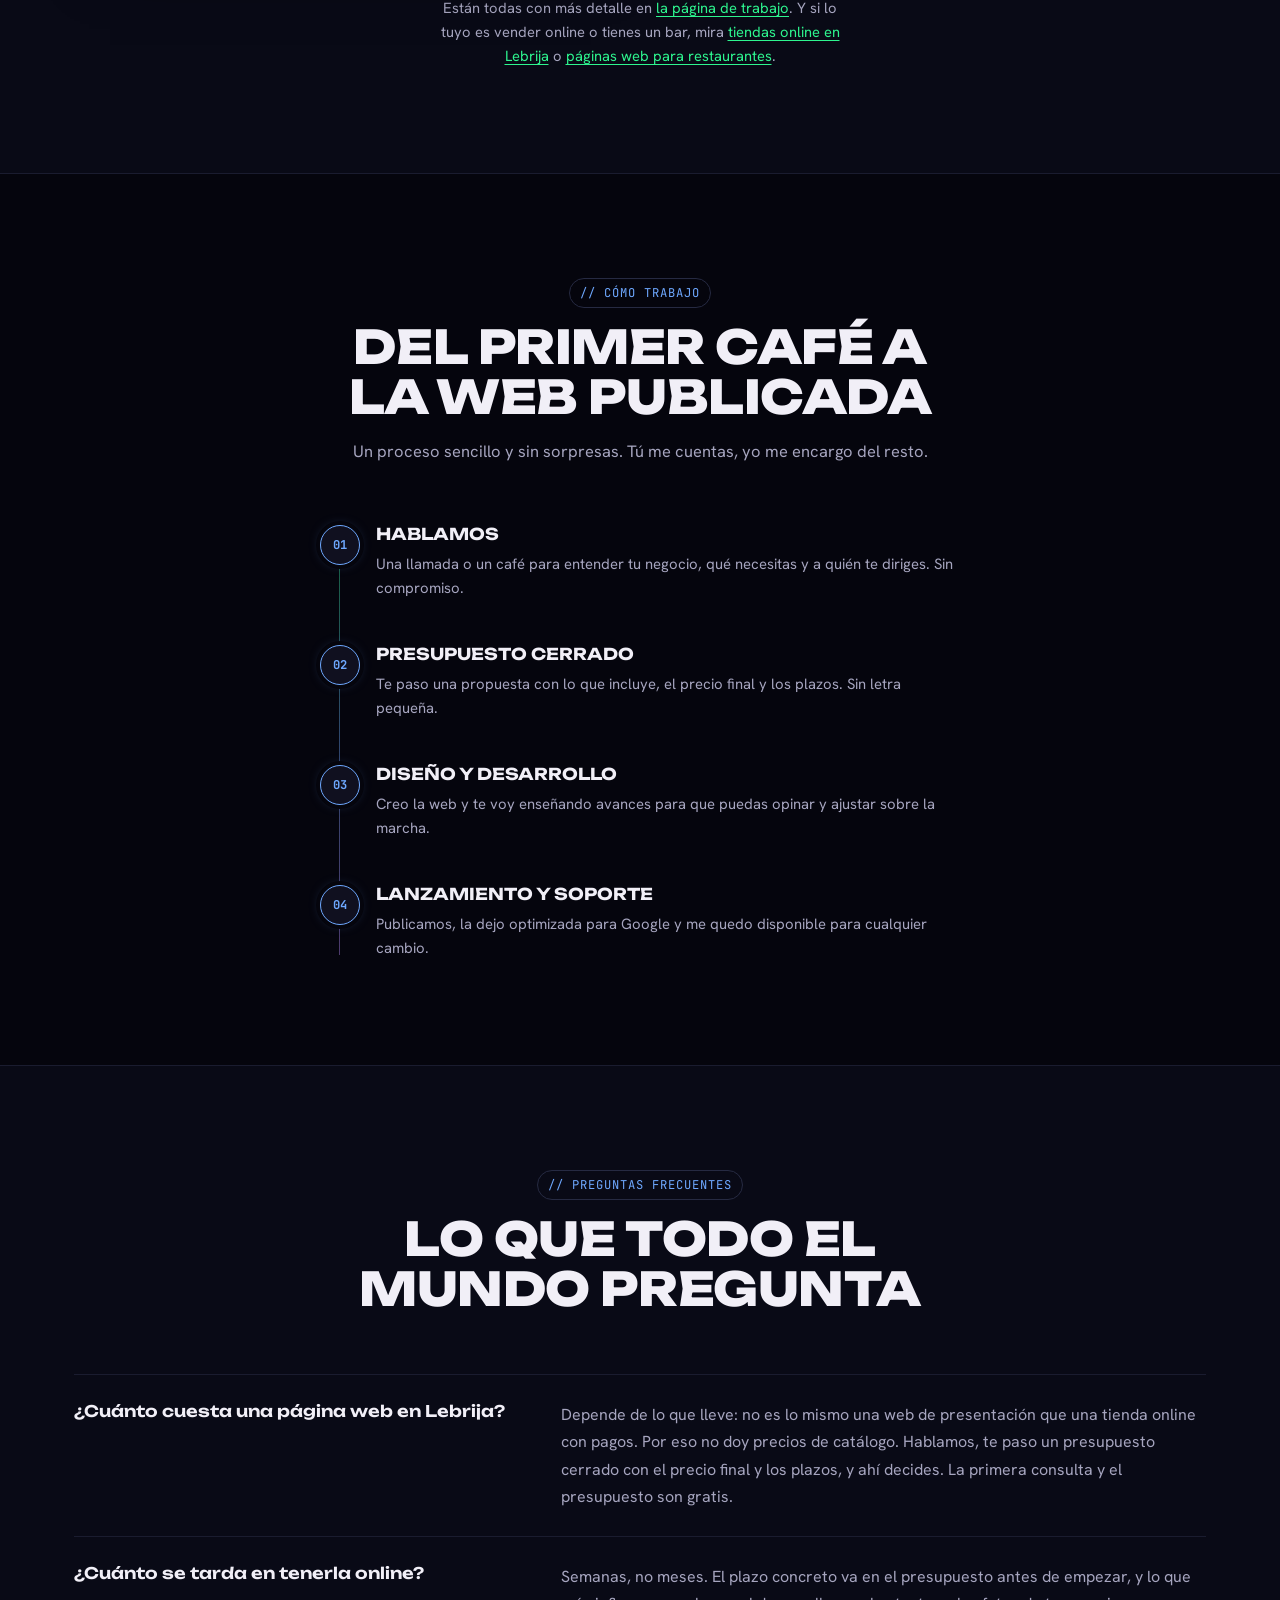
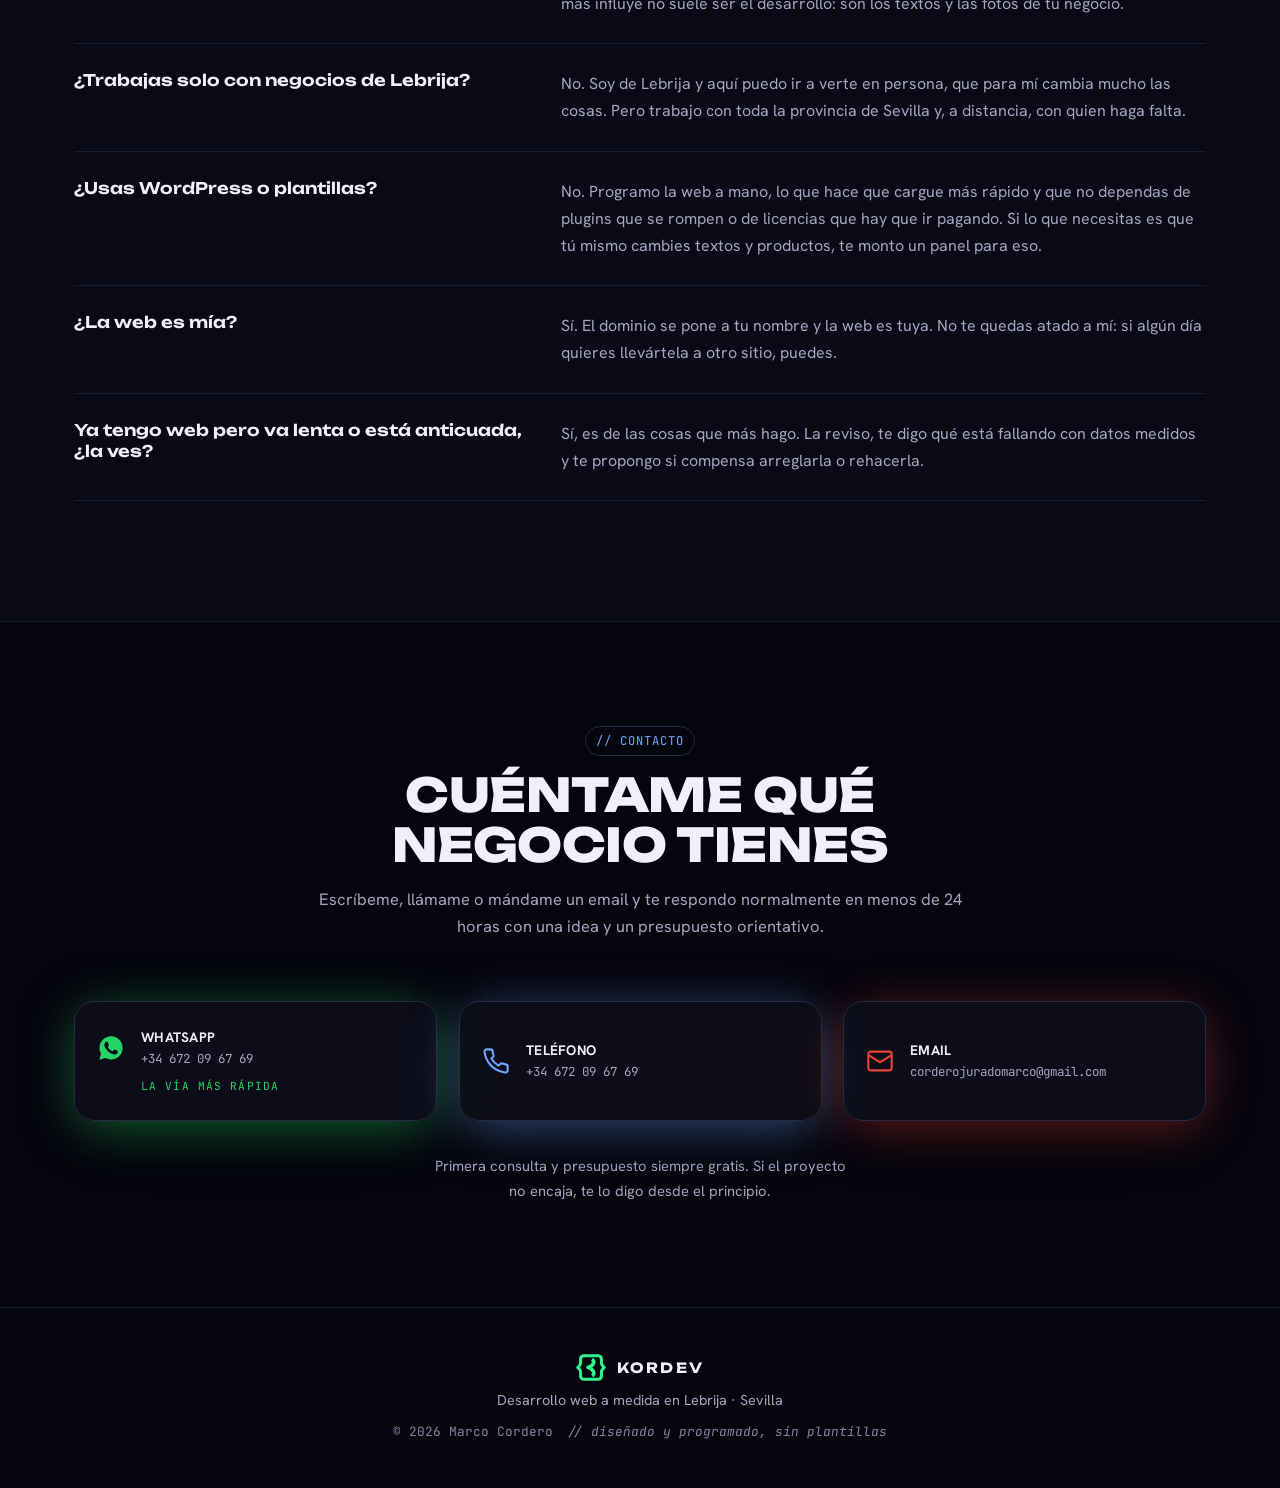
<file: diseno-web-lebrija.html>
<!DOCTYPE html>
<html lang="es">
<head>
<meta charset="UTF-8">
<meta name="viewport" content="width=device-width, initial-scale=1.0">
<title>Diseño web en Lebrija | Páginas web a medida — kordev</title>
<meta name="description" content="Diseño y programo páginas web a medida en Lebrija (Sevilla). Sin plantillas, rápidas en el móvil y preparadas para que te encuentren en Google. Presupuesto cerrado y gratis.">
<meta name="theme-color" content="#05050c">
<meta name="author" content="Marco Cordero">
<link rel="canonical" href="https://www.kordev.es/diseno-web-lebrija">

<!-- Open Graph / redes sociales y WhatsApp -->
<meta property="og:type" content="website">
<meta property="og:locale" content="es_ES">
<meta property="og:site_name" content="kordev">
<meta property="og:url" content="https://www.kordev.es/diseno-web-lebrija">
<meta property="og:title" content="Diseño web en Lebrija | Páginas web a medida">
<meta property="og:description" content="Páginas web a medida para negocios de Lebrija y la provincia de Sevilla. Sin plantillas, rápidas y pensadas para que te escriban.">
<meta property="og:image" content="https://www.kordev.es/assets/img/og.png">
<meta property="og:image:width" content="1200">
<meta property="og:image:height" content="630">
<meta name="twitter:card" content="summary_large_image">

<link rel="preconnect" href="https://fonts.googleapis.com">
<link rel="preconnect" href="https://fonts.gstatic.com" crossorigin>
<link href="https://fonts.googleapis.com/css2?family=Unbounded:wght@400;500;600;700;800;900&family=Hanken+Grotesk:wght@400;500;600;700;800&family=JetBrains+Mono:wght@400;500;700&display=swap" rel="stylesheet">
<link rel="stylesheet" href="assets/css/styles.css?v=20261121a">
<link rel="icon" href="favicon.svg" type="image/svg+xml">
<link rel="icon" href="favicon-48.png" sizes="48x48" type="image/png">
<link rel="icon" href="favicon-32.png" sizes="32x32" type="image/png">
<link rel="apple-touch-icon" href="apple-touch-icon.png" sizes="180x180">
</head>
<body>

<!-- ============ MARCA (sprite reutilizable) ============ -->
<svg width="0" height="0" style="position:absolute" aria-hidden="true" focusable="false">
  <symbol id="marcaKordev" viewBox="0 0 128 114">
    <g fill="none" stroke="currentColor">
      <path stroke-width="13" stroke-linejoin="miter" stroke-miterlimit="4" d="M34 6.5H94A14.5 14.5 0 0 1 108.5 21V38C108.5 48 114 49 120 57C114 65 108.5 66 108.5 76V93A14.5 14.5 0 0 1 94 107.5H34A14.5 14.5 0 0 1 19.5 93V76C19.5 66 14 65 8 57C14 49 19.5 48 19.5 38V21A14.5 14.5 0 0 1 34 6.5Z"/>
      <path stroke-width="15" stroke-linejoin="round" stroke-linecap="butt" d="M68 21.5C80 29 80 47 51 56.5C80 66 80 84 69 92.5"/>
    </g>
  </symbol>
</svg>

<!-- ============ LOADER ============ -->
<div class="loader" id="loader" aria-hidden="true">
  <svg class="loader__mark"><use href="#marcaKordev"/></svg>
  <span class="loader__count" id="loaderCount">0</span>
  <span class="loader__label">Cargando kordev</span>
</div>

<!-- ============ FONDO NEBULOSA ============ -->
<canvas class="nebula" id="nebula" aria-hidden="true"></canvas>

<!-- ============ NAV ============ -->
<header class="nav" id="nav">
  <div class="container nav__inner">
    <a href="/" class="logo" aria-label="kordev, ir al inicio">
      <svg class="logo__mark" aria-hidden="true" focusable="false"><use href="#marcaKordev"/></svg>
      <span class="logo__word">kordev</span>
    </a>

    <nav class="nav__links" id="navLinks">
      <a href="/#servicios">Servicios</a>
      <a href="/#trabajo">Trabajo</a>
      <a href="/#proceso">Cómo trabajo</a>
      <a href="#contacto">Contacto</a>
      <a href="#" id="navWaLink" target="_blank" rel="noopener" class="btn btn--sm btn--primary nav__cta">Agendar cita</a>
    </nav>

    <button class="nav__toggle" id="navToggle" aria-label="Abrir menú" aria-expanded="false">
      <span></span><span></span><span></span>
    </button>
  </div>
</header>

<main>

<!-- ============ HERO ============ -->
<section class="hero" id="inicio">
  <div class="container hero__inner">
    <div class="hero__content">
      <p class="badge"><span class="badge__dot"></span> Disponible para nuevos proyectos</p>
      <p class="eyebrow">// diseño web en lebrija, sevilla</p>

      <h1 class="hero__title hero__title--largo">
        Diseño web<br>en Lebrija<br>
        <span class="grad">sin plantillas.</span>
      </h1>

      <p class="hero__text">
        Soy Marco, desarrollador web freelance en Lebrija. Diseño y programo
        <strong>páginas web a medida</strong> para negocios de aquí y de toda la
        provincia de Sevilla: rápidas en el móvil, fáciles de leer y preparadas
        para que la gente te encuentre y te escriba.
      </p>

      <div class="hero__actions">
        <a href="#contacto" class="btn btn--primary btn--lg">
          Pedir presupuesto
          <svg width="16" height="16" viewBox="0 0 24 24" fill="none" stroke="currentColor" stroke-width="2.5" stroke-linecap="round" stroke-linejoin="round"><path d="M5 12h14M12 5l7 7-7 7"/></svg>
        </a>
        <a href="#trabajos" class="btn btn--glass btn--lg">Ver trabajos reales</a>
      </div>
    </div>

    <!-- Ventana de código decorativa -->
    <div class="hero__window" aria-hidden="true">
      <div class="window">
        <div class="window__bar">
          <span class="dot dot--red"></span>
          <span class="dot dot--yellow"></span>
          <span class="dot dot--green"></span>
          <span class="window__title">web.json</span>
        </div>
        <pre class="window__code"><code><span class="c-com">// Lo que entra en cada web</span>
{
  dominio:   <span class="c-str">"el tuyo"</span>,
  diseño:    <span class="c-str">"exclusivo"</span>,
  movil:     <span class="c-str">"primero"</span>,
  plantilla: <span class="c-key">false</span>,
  seo:       <span class="c-str">"Lebrija y Sevilla"</span>
}

<span class="c-fn">publicar</span>(web); <span class="c-com">// 🚀</span>
<span class="c-out">&gt; online<span class="caret"></span></span></code></pre>
      </div>
    </div>
  </div>
</section>

<!-- ============ QUÉ INCLUYE ============ -->
<section class="section" id="incluye">
  <div class="container">
    <header class="section__head">
      <p class="eyebrow">// qué incluye</p>
      <h2 class="section__title">Una web a medida, no una plantilla con tu logo</h2>
      <p class="section__sub">Cada negocio de Lebrija vende algo distinto y a gente distinta. Por eso parto de cero: diseño pensado para lo tuyo y código escrito a mano, sin constructores que luego van lentos.</p>
    </header>

    <ol class="ledger">
      <li class="ledger__row reveal">
        <span class="ledger__num">01</span>
        <div class="ledger__body">
          <h3>Diseño propio para tu marca</h3>
          <p>Colores, tipografías y estructura elegidos para tu negocio. Si tienes logo, la web se construye alrededor de él; si no, lo trabajamos.</p>
        </div>
        <ul class="ledger__tags">
          <li>Nada de plantillas compradas</li>
          <li>Textos cuidados</li>
          <li>Fotos de tu negocio, no de banco</li>
        </ul>
      </li>

      <li class="ledger__row reveal">
        <span class="ledger__num">02</span>
        <div class="ledger__body">
          <h3>Rápida, sobre todo en el móvil</h3>
          <p>La mayoría de tus clientes te va a buscar desde el móvil, muchas veces con mala cobertura. La web se mide con Lighthouse y se optimiza hasta que carga rápido de verdad.</p>
        </div>
        <ul class="ledger__tags">
          <li>Imágenes comprimidas en WebP</li>
          <li>Sin librerías que sobran</li>
          <li>Medida, no estimada</li>
        </ul>
      </li>

      <li class="ledger__row reveal">
        <span class="ledger__num">03</span>
        <div class="ledger__body">
          <h3>Preparada para Google</h3>
          <p>Títulos, descripciones, datos estructurados, sitemap y enlace con Search Console. Para un negocio local esto es lo que hace que aparezcas cuando alguien busca lo que vendes.</p>
        </div>
        <ul class="ledger__tags">
          <li>SEO local de Lebrija y Sevilla</li>
          <li>Alta en Search Console</li>
          <li>Ficha de Google Business</li>
        </ul>
      </li>

      <li class="ledger__row reveal">
        <span class="ledger__num">04</span>
        <div class="ledger__body">
          <h3>Que te escriban, no solo que te miren</h3>
          <p>Botón de WhatsApp siempre a mano, teléfono que se marca de un toque y formulario que llega a donde tú quieras. Una web bonita que no genera mensajes no sirve de nada.</p>
        </div>
        <ul class="ledger__tags">
          <li>WhatsApp con mensaje ya escrito</li>
          <li>Formulario o reservas</li>
          <li>Mapa y horarios</li>
        </ul>
      </li>
    </ol>
  </div>
</section>

<!-- ============ TRABAJOS ============ -->
<section class="section section--alt" id="trabajos">
  <div class="container">
    <header class="section__head">
      <p class="eyebrow">// trabajos reales</p>
      <h2 class="section__title">Webs mías que están online ahora mismo</h2>
      <p class="section__sub">Nada de maquetas ni ejemplos inventados. Son negocios reales, dos de ellos de Lebrija, y puedes entrar a verlas.</p>
    </header>

    <ol class="ledger">
      <li class="ledger__row reveal">
        <span class="ledger__num">01</span>
        <div class="ledger__body">
          <h3>Wall Burger — Lebrija</h3>
          <p>Hamburguesería de Lebrija. Carta completa, pedido directo por WhatsApp y una web que carga al momento desde la mesa.</p>
          <p><a href="https://wallburguer.com" target="_blank" rel="noopener">wallburguer.com</a></p>
        </div>
        <ul class="ledger__tags">
          <li>Restauración</li>
          <li>Carta digital</li>
          <li>Pedidos por WhatsApp</li>
        </ul>
      </li>

      <li class="ledger__row reveal">
        <span class="ledger__num">02</span>
        <div class="ledger__body">
          <h3>Tapisol — Lebrija</h3>
          <p>Taller de toldos y tapicería con más de 30 años. Pones tus medidas y el precio se calcula solo, con galería de obras y panel para que el taller gestione sus productos.</p>
          <p><a href="https://www.tapisol.es" target="_blank" rel="noopener">tapisol.es</a></p>
        </div>
        <ul class="ledger__tags">
          <li>Taller y tienda</li>
          <li>Calculadora de precios</li>
          <li>Panel de gestión</li>
        </ul>
      </li>

      <li class="ledger__row reveal">
        <span class="ledger__num">03</span>
        <div class="ledger__body">
          <h3>The Factory Phone</h3>
          <p>Tienda de móviles y reparaciones. E-commerce completo con pagos con tarjeta, cuentas de usuario y avisos por email automáticos.</p>
          <p><a href="https://www.thefactoryphone.es" target="_blank" rel="noopener">thefactoryphone.es</a></p>
        </div>
        <ul class="ledger__tags">
          <li>Tienda online</li>
          <li>Pagos con Stripe</li>
          <li>Emails automáticos</li>
        </ul>
      </li>
    </ol>

    <p class="contacto__nota">Están todas con más detalle en <a href="/#trabajo">la página de trabajo</a>. Y si lo tuyo es vender online o tienes un bar, mira <a href="/tiendas-online-lebrija">tiendas online en Lebrija</a> o <a href="/paginas-web-para-restaurantes">páginas web para restaurantes</a>.</p>
  </div>
</section>

<!-- ============ PROCESO ============ -->
<section class="section" id="proceso">
  <div class="container">
    <header class="section__head">
      <p class="eyebrow">// cómo trabajo</p>
      <h2 class="section__title">Del primer café a la web publicada</h2>
      <p class="section__sub">Un proceso sencillo y sin sorpresas. Tú me cuentas, yo me encargo del resto.</p>
    </header>

    <ol class="timeline">
      <li class="timeline__item reveal">
        <span class="timeline__seal">01</span>
        <div class="timeline__body">
          <h3>Hablamos</h3>
          <p>Una llamada o un café para entender tu negocio, qué necesitas y a quién te diriges. Sin compromiso.</p>
        </div>
      </li>
      <li class="timeline__item reveal">
        <span class="timeline__seal">02</span>
        <div class="timeline__body">
          <h3>Presupuesto cerrado</h3>
          <p>Te paso una propuesta con lo que incluye, el precio final y los plazos. Sin letra pequeña.</p>
        </div>
      </li>
      <li class="timeline__item reveal">
        <span class="timeline__seal">03</span>
        <div class="timeline__body">
          <h3>Diseño y desarrollo</h3>
          <p>Creo la web y te voy enseñando avances para que puedas opinar y ajustar sobre la marcha.</p>
        </div>
      </li>
      <li class="timeline__item reveal">
        <span class="timeline__seal">04</span>
        <div class="timeline__body">
          <h3>Lanzamiento y soporte</h3>
          <p>Publicamos, la dejo optimizada para Google y me quedo disponible para cualquier cambio.</p>
        </div>
      </li>
    </ol>
  </div>
</section>

<!-- ============ PREGUNTAS ============ -->
<section class="section section--alt" id="preguntas">
  <div class="container">
    <header class="section__head">
      <p class="eyebrow">// preguntas frecuentes</p>
      <h2 class="section__title">Lo que todo el mundo pregunta</h2>
    </header>

    <dl class="faq">
      <div class="faq__item reveal">
        <dt>¿Cuánto cuesta una página web en Lebrija?</dt>
        <dd>Depende de lo que lleve: no es lo mismo una web de presentación que una tienda online con pagos. Por eso no doy precios de catálogo. Hablamos, te paso un presupuesto cerrado con el precio final y los plazos, y ahí decides. La primera consulta y el presupuesto son gratis.</dd>
      </div>
      <div class="faq__item reveal">
        <dt>¿Cuánto se tarda en tenerla online?</dt>
        <dd>Semanas, no meses. El plazo concreto va en el presupuesto antes de empezar, y lo que más influye no suele ser el desarrollo: son los textos y las fotos de tu negocio.</dd>
      </div>
      <div class="faq__item reveal">
        <dt>¿Trabajas solo con negocios de Lebrija?</dt>
        <dd>No. Soy de Lebrija y aquí puedo ir a verte en persona, que para mí cambia mucho las cosas. Pero trabajo con toda la provincia de Sevilla y, a distancia, con quien haga falta.</dd>
      </div>
      <div class="faq__item reveal">
        <dt>¿Usas WordPress o plantillas?</dt>
        <dd>No. Programo la web a mano, lo que hace que cargue más rápido y que no dependas de plugins que se rompen o de licencias que hay que ir pagando. Si lo que necesitas es que tú mismo cambies textos y productos, te monto un panel para eso.</dd>
      </div>
      <div class="faq__item reveal">
        <dt>¿La web es mía?</dt>
        <dd>Sí. El dominio se pone a tu nombre y la web es tuya. No te quedas atado a mí: si algún día quieres llevártela a otro sitio, puedes.</dd>
      </div>
      <div class="faq__item reveal">
        <dt>Ya tengo web pero va lenta o está anticuada, ¿la ves?</dt>
        <dd>Sí, es de las cosas que más hago. La reviso, te digo qué está fallando con datos medidos y te propongo si compensa arreglarla o rehacerla.</dd>
      </div>
    </dl>
  </div>
</section>

<!-- ============ CONTACTO ============ -->
<section class="section" id="contacto">
  <div class="container">
    <header class="section__head">
      <p class="eyebrow">// contacto</p>
      <h2 class="section__title">Cuéntame qué negocio tienes</h2>
      <p class="section__sub">Escríbeme, llámame o mándame un email y te respondo normalmente en menos de 24 horas con una idea y un presupuesto orientativo.</p>
    </header>

    <div class="canales">
      <a class="canal canal--wa" id="waLink" href="#" target="_blank" rel="noopener">
        <svg viewBox="0 0 24 24" fill="currentColor"><path d="M12.04 2C6.58 2 2.13 6.45 2.13 11.91c0 1.75.46 3.46 1.32 4.96L2 22l5.25-1.38a9.9 9.9 0 0 0 4.79 1.22h.01c5.46 0 9.91-4.45 9.91-9.91 0-2.65-1.03-5.14-2.9-7.01A9.82 9.82 0 0 0 12.04 2zm5.8 14.15c-.24.68-1.42 1.31-1.95 1.35-.5.05-1.13.07-1.82-.11-.42-.13-.96-.31-1.65-.61-2.9-1.25-4.79-4.17-4.94-4.36-.14-.19-1.18-1.57-1.18-2.99s.74-2.12 1-2.41c.26-.29.57-.36.76-.36h.55c.17 0 .41-.07.64.49.24.57.81 1.98.88 2.13.07.14.12.31.02.5-.09.19-.14.31-.28.48l-.42.49c-.14.14-.28.29-.12.57.16.29.71 1.17 1.53 1.9 1.05.94 1.94 1.23 2.22 1.37.28.14.44.12.6-.07.17-.19.69-.81.88-1.09.19-.29.38-.24.64-.14.26.09 1.66.78 1.94.93.28.14.47.21.54.33.07.12.07.68-.17 1.36z"/></svg>
        <span class="canal__texto">
          <strong>WhatsApp</strong>
          <em id="waText">+34 672 09 67 69</em>
        </span>
        <span class="canal__nota">La vía más rápida</span>
      </a>

      <a class="canal canal--tel" id="callLink" href="#">
        <svg viewBox="0 0 24 24" fill="none" stroke="currentColor" stroke-width="1.8" stroke-linecap="round"><path d="M22 16.9v3a2 2 0 0 1-2.2 2 19.8 19.8 0 0 1-8.6-3.1 19.5 19.5 0 0 1-6-6A19.8 19.8 0 0 1 2.1 4.2 2 2 0 0 1 4.1 2h3a2 2 0 0 1 2 1.7c.1 1 .4 1.9.7 2.8a2 2 0 0 1-.5 2.1L8.1 9.9a16 16 0 0 0 6 6l1.3-1.2a2 2 0 0 1 2.1-.5c.9.3 1.8.6 2.8.7a2 2 0 0 1 1.7 2z"/></svg>
        <span class="canal__texto">
          <strong>Teléfono</strong>
          <em id="callText">+34 672 09 67 69</em>
        </span>
      </a>

      <a class="canal canal--mail" id="mailLink" href="mailto:corderojuradomarco@gmail.com">
        <svg viewBox="0 0 24 24" fill="none" stroke="currentColor" stroke-width="1.8"><rect x="2" y="4" width="20" height="16" rx="2"/><path d="m2 7 10 6 10-6"/></svg>
        <span class="canal__texto">
          <strong>Email</strong>
          <em>corderojuradomarco@gmail.com</em>
        </span>
      </a>
    </div>

    <p class="contacto__nota">Primera consulta y presupuesto siempre gratis. Si el proyecto no encaja, te lo digo desde el principio.</p>
  </div>
</section>

</main>

<!-- ============ FOOTER ============ -->
<footer class="footer">
  <div class="container footer__inner">
    <a href="/" class="logo" aria-label="kordev, ir al inicio">
      <svg class="logo__mark" aria-hidden="true" focusable="false"><use href="#marcaKordev"/></svg>
      <span class="logo__word">kordev</span>
    </a>
    <p class="footer__text">Desarrollo web a medida en Lebrija · Sevilla</p>
    <p class="footer__copy">© <span id="year">2026</span> Marco Cordero <span class="footer__sign">// diseñado y programado, sin plantillas</span></p>
  </div>
</footer>

<!-- Botón flotante WhatsApp -->
<a class="fab" id="fabWa" href="#" target="_blank" rel="noopener" aria-label="Escríbeme por WhatsApp">
  <svg viewBox="0 0 24 24" fill="currentColor"><path d="M12.04 2C6.58 2 2.13 6.45 2.13 11.91c0 1.75.46 3.46 1.32 4.96L2 22l5.25-1.38a9.9 9.9 0 0 0 4.79 1.22h.01c5.46 0 9.91-4.45 9.91-9.91 0-2.65-1.03-5.14-2.9-7.01A9.82 9.82 0 0 0 12.04 2zm5.8 14.15c-.24.68-1.42 1.31-1.95 1.35-.5.05-1.13.07-1.82-.11-.42-.13-.96-.31-1.65-.61-2.9-1.25-4.79-4.17-4.94-4.36-.14-.19-1.18-1.57-1.18-2.99s.74-2.12 1-2.41c.26-.29.57-.36.76-.36h.55c.17 0 .41-.07.64.49.24.57.81 1.98.88 2.13.07.14.12.31.02.5-.09.19-.14.31-.28.48l-.42.49c-.14.14-.28.29-.12.57.16.29.71 1.17 1.53 1.9 1.05.94 1.94 1.23 2.22 1.37.28.14.44.12.6-.07.17-.19.69-.81.88-1.09.19-.29.38-.24.64-.14.26.09 1.66.78 1.94.93.28.14.47.21.54.33.07.12.07.68-.17 1.36z"/></svg>
</a>

<!-- Datos estructurados: servicio concreto + preguntas frecuentes + migas -->
<script type="application/ld+json">
{
  "@context": "https://schema.org",
  "@type": "Service",
  "name": "Diseño web en Lebrija",
  "serviceType": "Diseño y desarrollo de páginas web a medida",
  "description": "Diseño y programación de páginas web a medida para negocios de Lebrija y la provincia de Sevilla, sin plantillas, optimizadas para móvil y para SEO local.",
  "url": "https://www.kordev.es/diseno-web-lebrija",
  "areaServed": [
    { "@type": "City", "name": "Lebrija" },
    { "@type": "AdministrativeArea", "name": "Provincia de Sevilla" }
  ],
  "provider": {
    "@type": "ProfessionalService",
    "name": "kordev — Marco Cordero",
    "url": "https://www.kordev.es/",
    "image": "https://www.kordev.es/assets/img/og.png",
    "email": "corderojuradomarco@gmail.com",
    "telephone": "+34672096769",
    "priceRange": "€€",
    "address": {
      "@type": "PostalAddress",
      "addressLocality": "Lebrija",
      "addressRegion": "Sevilla",
      "addressCountry": "ES"
    }
  }
}
</script>

<script type="application/ld+json">
{
  "@context": "https://schema.org",
  "@type": "FAQPage",
  "mainEntity": [
    {
      "@type": "Question",
      "name": "¿Cuánto cuesta una página web en Lebrija?",
      "acceptedAnswer": { "@type": "Answer", "text": "Depende de lo que lleve: no es lo mismo una web de presentación que una tienda online con pagos. Por eso no doy precios de catálogo. Hablamos, te paso un presupuesto cerrado con el precio final y los plazos, y ahí decides. La primera consulta y el presupuesto son gratis." }
    },
    {
      "@type": "Question",
      "name": "¿Cuánto se tarda en tenerla online?",
      "acceptedAnswer": { "@type": "Answer", "text": "Semanas, no meses. El plazo concreto va en el presupuesto antes de empezar, y lo que más influye no suele ser el desarrollo: son los textos y las fotos de tu negocio." }
    },
    {
      "@type": "Question",
      "name": "¿Trabajas solo con negocios de Lebrija?",
      "acceptedAnswer": { "@type": "Answer", "text": "No. Soy de Lebrija y aquí puedo ir a verte en persona. Pero trabajo con toda la provincia de Sevilla y, a distancia, con quien haga falta." }
    },
    {
      "@type": "Question",
      "name": "¿Usas WordPress o plantillas?",
      "acceptedAnswer": { "@type": "Answer", "text": "No. Programo la web a mano, lo que hace que cargue más rápido y que no dependas de plugins que se rompen o de licencias que hay que ir pagando. Si necesitas cambiar textos y productos tú mismo, te monto un panel para eso." }
    },
    {
      "@type": "Question",
      "name": "¿La web es mía?",
      "acceptedAnswer": { "@type": "Answer", "text": "Sí. El dominio se pone a tu nombre y la web es tuya. Si algún día quieres llevártela a otro sitio, puedes." }
    },
    {
      "@type": "Question",
      "name": "Ya tengo web pero va lenta o está anticuada, ¿la ves?",
      "acceptedAnswer": { "@type": "Answer", "text": "Sí. La reviso, te digo qué está fallando con datos medidos y te propongo si compensa arreglarla o rehacerla." }
    }
  ]
}
</script>

<script type="application/ld+json">
{
  "@context": "https://schema.org",
  "@type": "BreadcrumbList",
  "itemListElement": [
    { "@type": "ListItem", "position": 1, "name": "Inicio", "item": "https://www.kordev.es/" },
    { "@type": "ListItem", "position": 2, "name": "Diseño web en Lebrija", "item": "https://www.kordev.es/diseno-web-lebrija" }
  ]
}
</script>

<script src="assets/js/main.js?v=20261121a"></script>
</body>
</html>
</file>
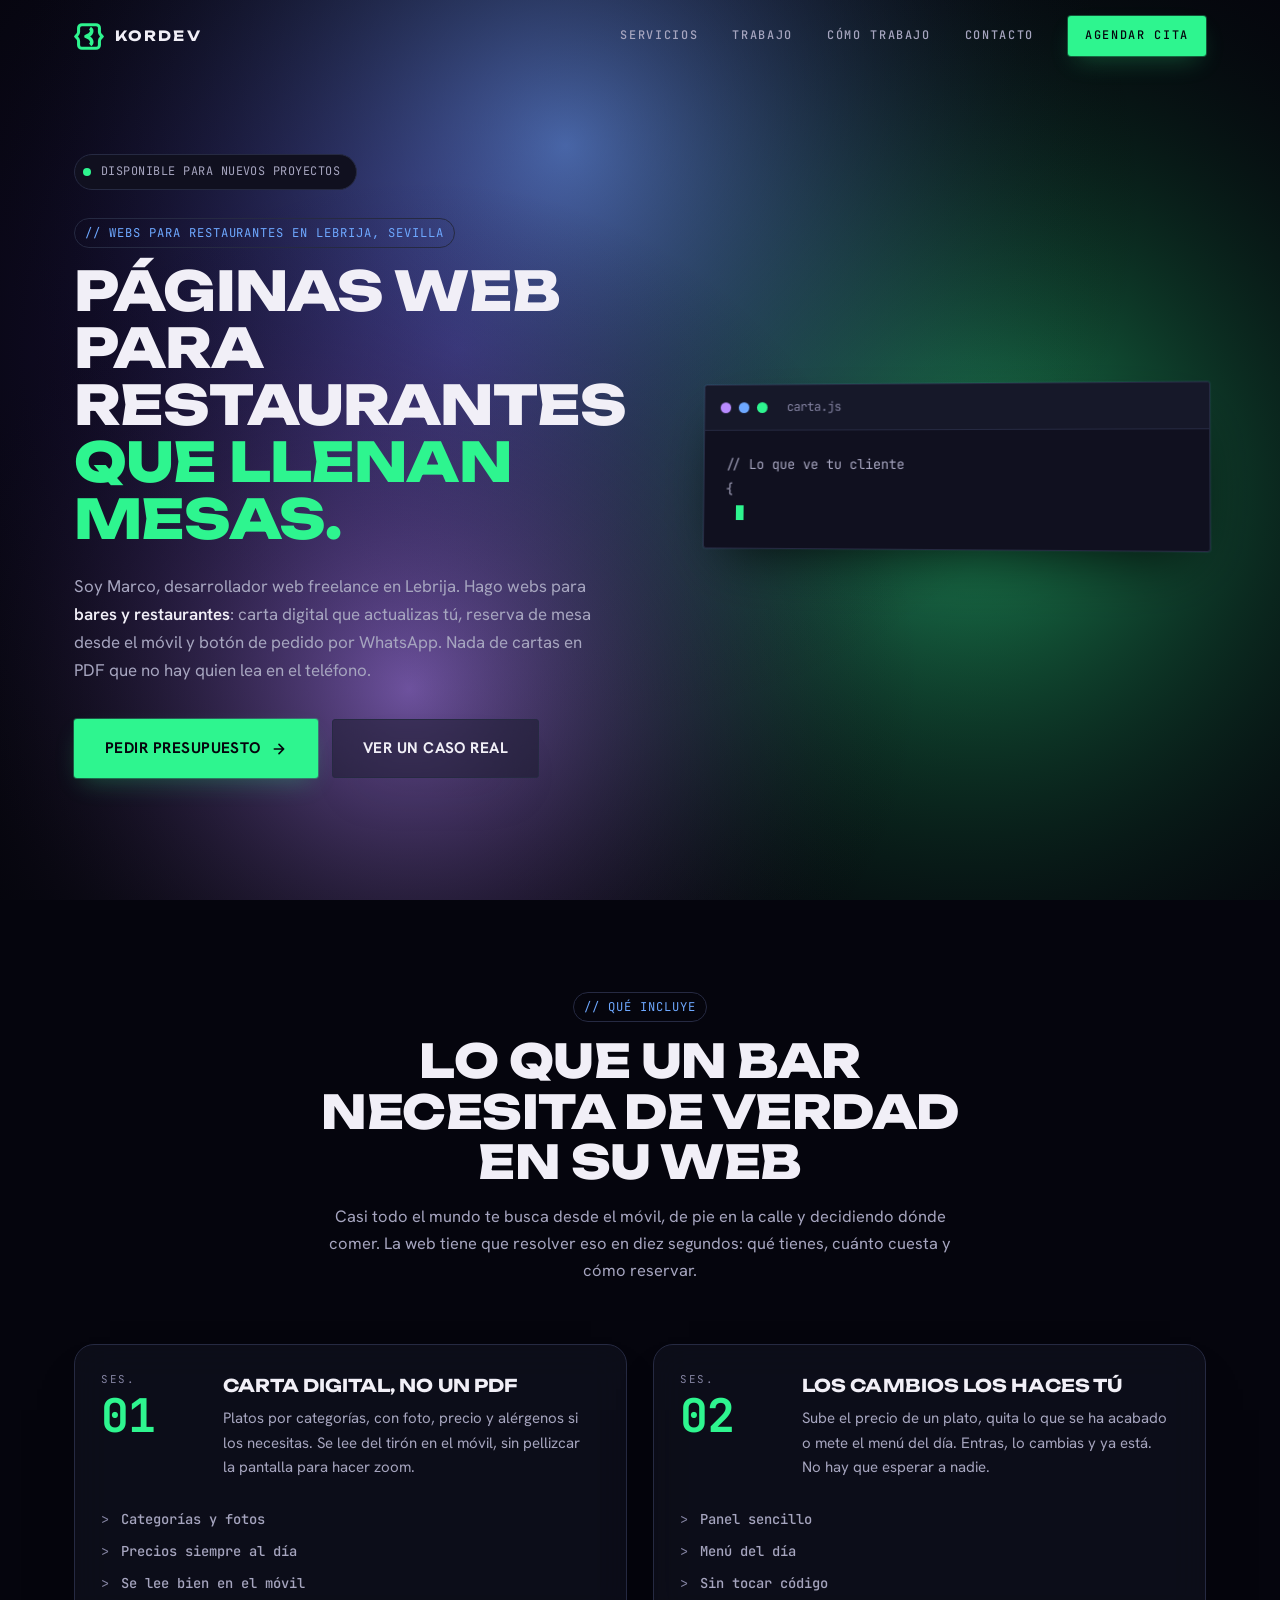
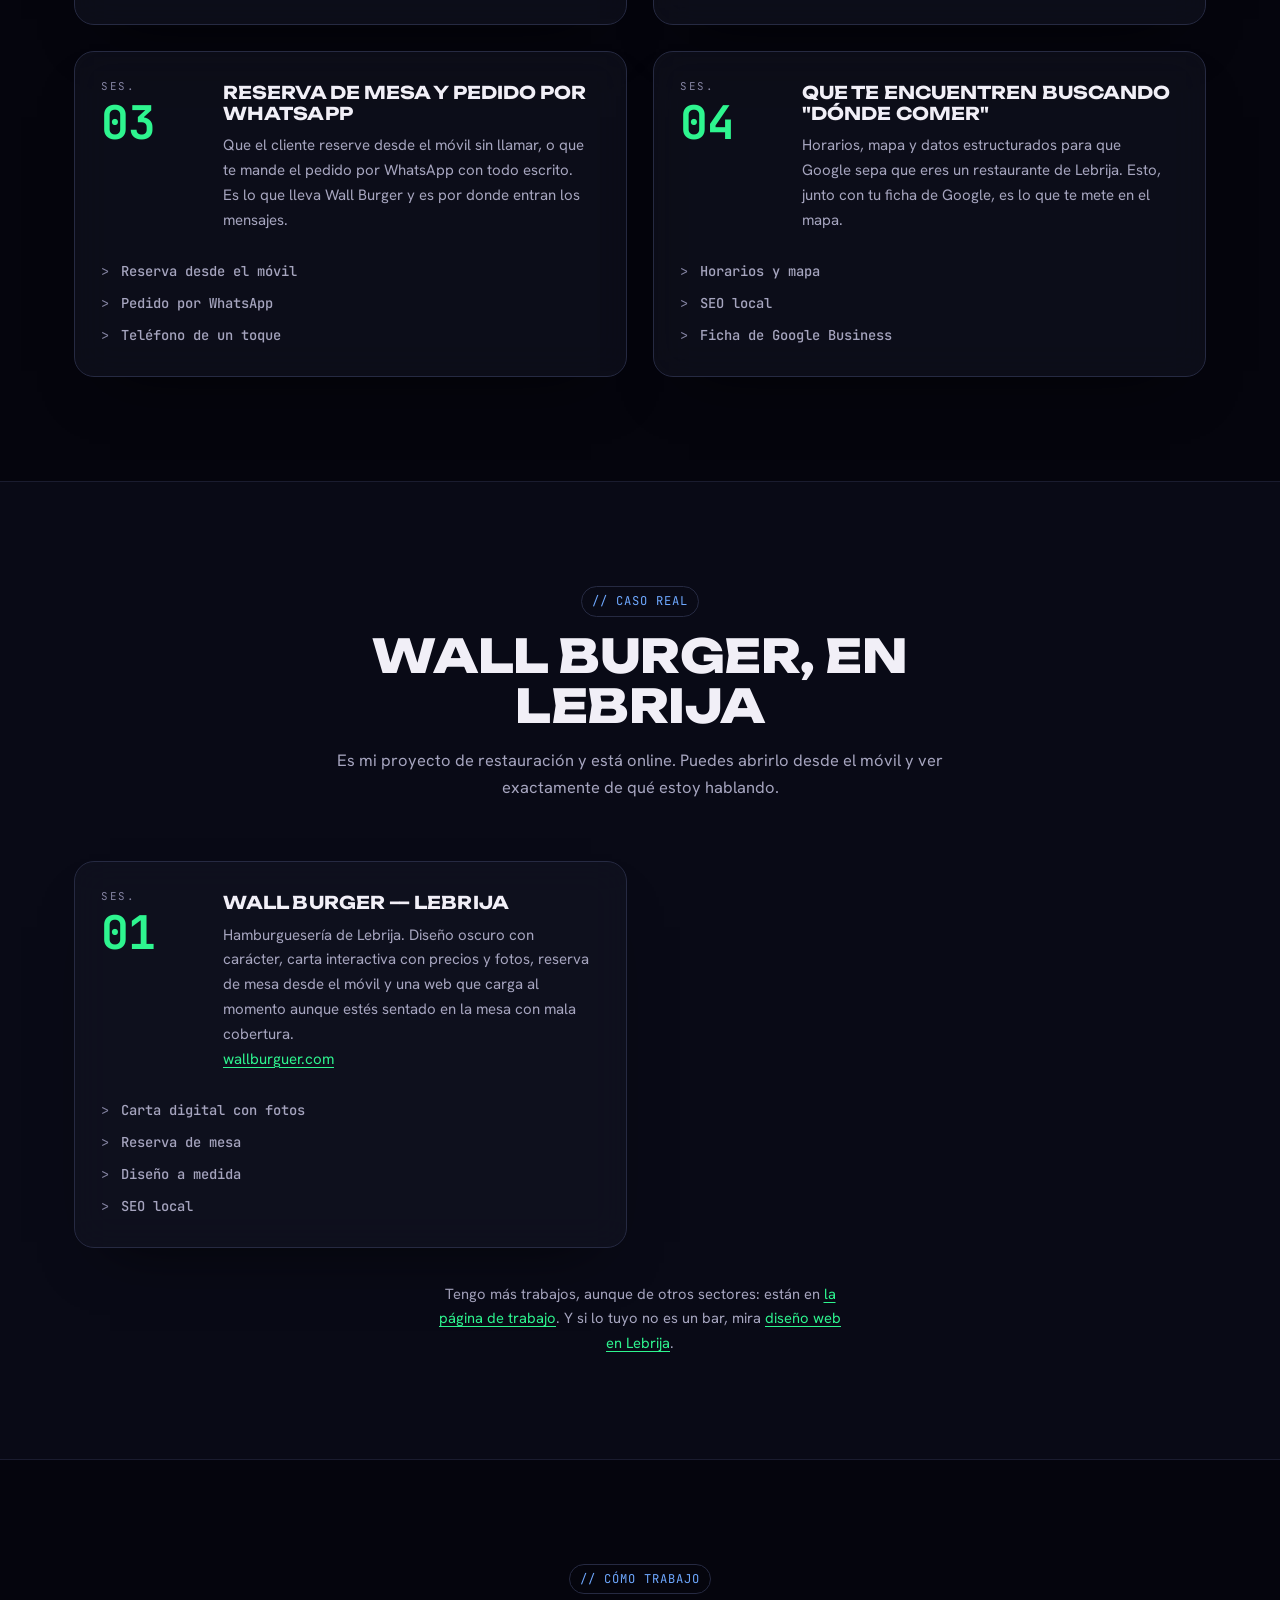
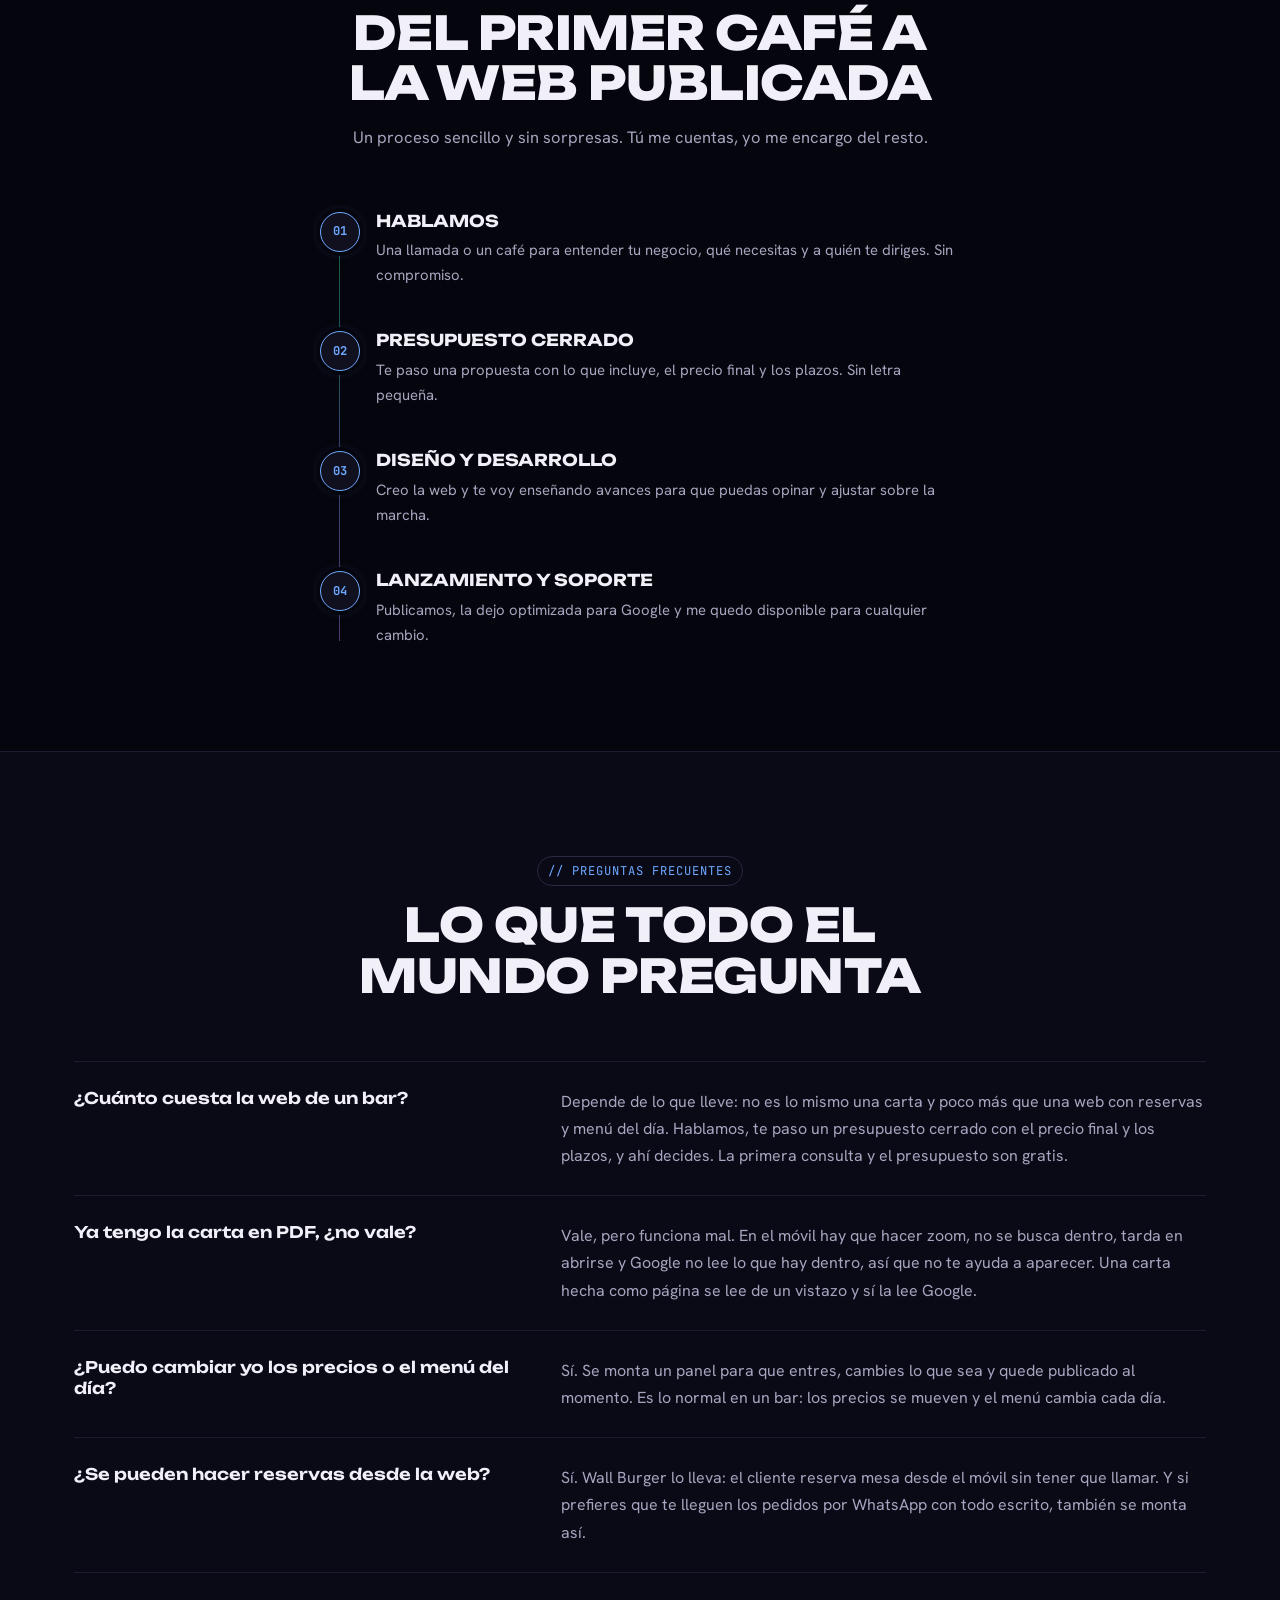
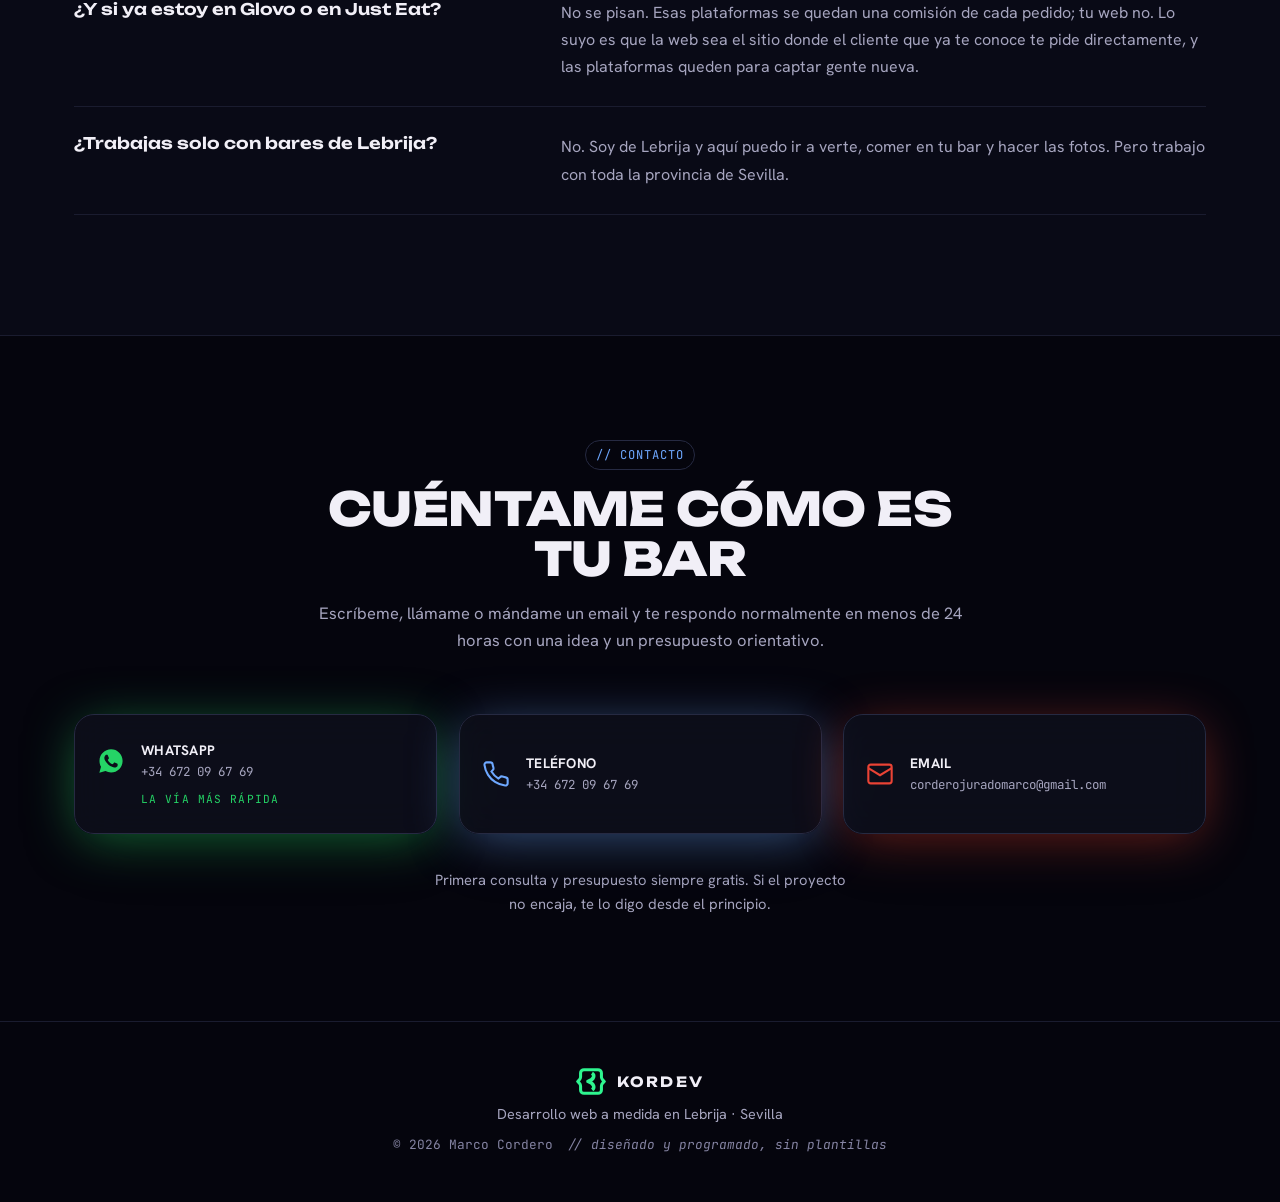
<file: paginas-web-para-restaurantes.html>
<!DOCTYPE html>
<html lang="es">
<head>
<meta charset="UTF-8">
<meta name="viewport" content="width=device-width, initial-scale=1.0">
<title>Páginas web para restaurantes en Lebrija y Sevilla — kordev</title>
<meta name="description" content="Webs para bares y restaurantes: carta digital que actualizas tú, reserva de mesa desde el móvil y pedidos por WhatsApp. Hecha a medida en Lebrija (Sevilla).">
<meta name="theme-color" content="#05050c">
<meta name="author" content="Marco Cordero">
<link rel="canonical" href="https://www.kordev.es/paginas-web-para-restaurantes">

<!-- Open Graph / redes sociales y WhatsApp -->
<meta property="og:type" content="website">
<meta property="og:locale" content="es_ES">
<meta property="og:site_name" content="kordev">
<meta property="og:url" content="https://www.kordev.es/paginas-web-para-restaurantes">
<meta property="og:title" content="Páginas web para restaurantes en Lebrija y Sevilla">
<meta property="og:description" content="Carta digital, reserva de mesa y pedidos por WhatsApp. Webs a medida para bares y restaurantes de Lebrija y la provincia de Sevilla.">
<meta property="og:image" content="https://www.kordev.es/assets/img/og.png">
<meta property="og:image:width" content="1200">
<meta property="og:image:height" content="630">
<meta name="twitter:card" content="summary_large_image">

<link rel="preconnect" href="https://fonts.googleapis.com">
<link rel="preconnect" href="https://fonts.gstatic.com" crossorigin>
<link href="https://fonts.googleapis.com/css2?family=Unbounded:wght@400;500;600;700;800;900&family=Hanken+Grotesk:wght@400;500;600;700;800&family=JetBrains+Mono:wght@400;500;700&display=swap" rel="stylesheet">
<link rel="stylesheet" href="assets/css/styles.css?v=20261121a">
<link rel="icon" href="favicon.svg" type="image/svg+xml">
<link rel="icon" href="favicon-48.png" sizes="48x48" type="image/png">
<link rel="icon" href="favicon-32.png" sizes="32x32" type="image/png">
<link rel="apple-touch-icon" href="apple-touch-icon.png" sizes="180x180">
</head>
<body>

<!-- ============ MARCA (sprite reutilizable) ============ -->
<svg width="0" height="0" style="position:absolute" aria-hidden="true" focusable="false">
  <symbol id="marcaKordev" viewBox="0 0 128 114">
    <g fill="none" stroke="currentColor">
      <path stroke-width="13" stroke-linejoin="miter" stroke-miterlimit="4" d="M34 6.5H94A14.5 14.5 0 0 1 108.5 21V38C108.5 48 114 49 120 57C114 65 108.5 66 108.5 76V93A14.5 14.5 0 0 1 94 107.5H34A14.5 14.5 0 0 1 19.5 93V76C19.5 66 14 65 8 57C14 49 19.5 48 19.5 38V21A14.5 14.5 0 0 1 34 6.5Z"/>
      <path stroke-width="15" stroke-linejoin="round" stroke-linecap="butt" d="M68 21.5C80 29 80 47 51 56.5C80 66 80 84 69 92.5"/>
    </g>
  </symbol>
</svg>

<!-- ============ LOADER ============ -->
<div class="loader" id="loader" aria-hidden="true">
  <svg class="loader__mark"><use href="#marcaKordev"/></svg>
  <span class="loader__count" id="loaderCount">0</span>
  <span class="loader__label">Cargando kordev</span>
</div>

<!-- ============ FONDO NEBULOSA ============ -->
<canvas class="nebula" id="nebula" aria-hidden="true"></canvas>

<!-- ============ NAV ============ -->
<header class="nav" id="nav">
  <div class="container nav__inner">
    <a href="/" class="logo" aria-label="kordev, ir al inicio">
      <svg class="logo__mark" aria-hidden="true" focusable="false"><use href="#marcaKordev"/></svg>
      <span class="logo__word">kordev</span>
    </a>

    <nav class="nav__links" id="navLinks">
      <a href="/#servicios">Servicios</a>
      <a href="/#trabajo">Trabajo</a>
      <a href="/#proceso">Cómo trabajo</a>
      <a href="#contacto">Contacto</a>
      <a href="#" id="navWaLink" target="_blank" rel="noopener" class="btn btn--sm btn--primary nav__cta">Agendar cita</a>
    </nav>

    <button class="nav__toggle" id="navToggle" aria-label="Abrir menú" aria-expanded="false">
      <span></span><span></span><span></span>
    </button>
  </div>
</header>

<main>

<!-- ============ HERO ============ -->
<section class="hero" id="inicio">
  <div class="container hero__inner">
    <div class="hero__content">
      <p class="badge"><span class="badge__dot"></span> Disponible para nuevos proyectos</p>
      <p class="eyebrow">// webs para restaurantes en lebrija, sevilla</p>

      <h1 class="hero__title hero__title--largo">
        Páginas web<br>para restaurantes<br>
        <span class="grad">que llenan mesas.</span>
      </h1>

      <p class="hero__text">
        Soy Marco, desarrollador web freelance en Lebrija. Hago webs para
        <strong>bares y restaurantes</strong>: carta digital que actualizas tú,
        reserva de mesa desde el móvil y botón de pedido por WhatsApp. Nada de
        cartas en PDF que no hay quien lea en el teléfono.
      </p>

      <div class="hero__actions">
        <a href="#contacto" class="btn btn--primary btn--lg">
          Pedir presupuesto
          <svg width="16" height="16" viewBox="0 0 24 24" fill="none" stroke="currentColor" stroke-width="2.5" stroke-linecap="round" stroke-linejoin="round"><path d="M5 12h14M12 5l7 7-7 7"/></svg>
        </a>
        <a href="#trabajos" class="btn btn--glass btn--lg">Ver un caso real</a>
      </div>
    </div>

    <div class="hero__window" aria-hidden="true">
      <div class="window">
        <div class="window__bar">
          <span class="dot dot--red"></span>
          <span class="dot dot--yellow"></span>
          <span class="dot dot--green"></span>
          <span class="window__title">carta.js</span>
        </div>
        <pre class="window__code"><code><span class="c-com">// Lo que ve tu cliente</span>
{
  carta:    <span class="c-str">"con fotos y precios"</span>,
  cambios:  <span class="c-str">"los haces tú"</span>,
  reserva:  <span class="c-str">"desde el móvil"</span>,
  pedido:   <span class="c-str">"por WhatsApp"</span>
}

<span class="c-fn">abrir</span>(carta); <span class="c-com">// 🍔</span>
<span class="c-out">&gt; mesa reservada<span class="caret"></span></span></code></pre>
      </div>
    </div>
  </div>
</section>

<!-- ============ QUÉ INCLUYE ============ -->
<section class="section" id="incluye">
  <div class="container">
    <header class="section__head">
      <p class="eyebrow">// qué incluye</p>
      <h2 class="section__title">Lo que un bar necesita de verdad en su web</h2>
      <p class="section__sub">Casi todo el mundo te busca desde el móvil, de pie en la calle y decidiendo dónde comer. La web tiene que resolver eso en diez segundos: qué tienes, cuánto cuesta y cómo reservar.</p>
    </header>

    <ol class="ledger">
      <li class="ledger__row reveal">
        <span class="ledger__num">01</span>
        <div class="ledger__body">
          <h3>Carta digital, no un PDF</h3>
          <p>Platos por categorías, con foto, precio y alérgenos si los necesitas. Se lee del tirón en el móvil, sin pellizcar la pantalla para hacer zoom.</p>
        </div>
        <ul class="ledger__tags">
          <li>Categorías y fotos</li>
          <li>Precios siempre al día</li>
          <li>Se lee bien en el móvil</li>
        </ul>
      </li>

      <li class="ledger__row reveal">
        <span class="ledger__num">02</span>
        <div class="ledger__body">
          <h3>Los cambios los haces tú</h3>
          <p>Sube el precio de un plato, quita lo que se ha acabado o mete el menú del día. Entras, lo cambias y ya está. No hay que esperar a nadie.</p>
        </div>
        <ul class="ledger__tags">
          <li>Panel sencillo</li>
          <li>Menú del día</li>
          <li>Sin tocar código</li>
        </ul>
      </li>

      <li class="ledger__row reveal">
        <span class="ledger__num">03</span>
        <div class="ledger__body">
          <h3>Reserva de mesa y pedido por WhatsApp</h3>
          <p>Que el cliente reserve desde el móvil sin llamar, o que te mande el pedido por WhatsApp con todo escrito. Es lo que lleva Wall Burger y es por donde entran los mensajes.</p>
        </div>
        <ul class="ledger__tags">
          <li>Reserva desde el móvil</li>
          <li>Pedido por WhatsApp</li>
          <li>Teléfono de un toque</li>
        </ul>
      </li>

      <li class="ledger__row reveal">
        <span class="ledger__num">04</span>
        <div class="ledger__body">
          <h3>Que te encuentren buscando "dónde comer"</h3>
          <p>Horarios, mapa y datos estructurados para que Google sepa que eres un restaurante de Lebrija. Esto, junto con tu ficha de Google, es lo que te mete en el mapa.</p>
        </div>
        <ul class="ledger__tags">
          <li>Horarios y mapa</li>
          <li>SEO local</li>
          <li>Ficha de Google Business</li>
        </ul>
      </li>
    </ol>
  </div>
</section>

<!-- ============ TRABAJOS ============ -->
<section class="section section--alt" id="trabajos">
  <div class="container">
    <header class="section__head">
      <p class="eyebrow">// caso real</p>
      <h2 class="section__title">Wall Burger, en Lebrija</h2>
      <p class="section__sub">Es mi proyecto de restauración y está online. Puedes abrirlo desde el móvil y ver exactamente de qué estoy hablando.</p>
    </header>

    <ol class="ledger">
      <li class="ledger__row reveal">
        <span class="ledger__num">01</span>
        <div class="ledger__body">
          <h3>Wall Burger — Lebrija</h3>
          <p>Hamburguesería de Lebrija. Diseño oscuro con carácter, carta interactiva con precios y fotos, reserva de mesa desde el móvil y una web que carga al momento aunque estés sentado en la mesa con mala cobertura.</p>
          <p><a href="https://wallburguer.com" target="_blank" rel="noopener">wallburguer.com</a></p>
        </div>
        <ul class="ledger__tags">
          <li>Carta digital con fotos</li>
          <li>Reserva de mesa</li>
          <li>Diseño a medida</li>
          <li>SEO local</li>
        </ul>
      </li>
    </ol>

    <p class="contacto__nota">Tengo más trabajos, aunque de otros sectores: están en <a href="/#trabajo">la página de trabajo</a>. Y si lo tuyo no es un bar, mira <a href="/diseno-web-lebrija">diseño web en Lebrija</a>.</p>
  </div>
</section>

<!-- ============ PROCESO ============ -->
<section class="section" id="proceso">
  <div class="container">
    <header class="section__head">
      <p class="eyebrow">// cómo trabajo</p>
      <h2 class="section__title">Del primer café a la web publicada</h2>
      <p class="section__sub">Un proceso sencillo y sin sorpresas. Tú me cuentas, yo me encargo del resto.</p>
    </header>

    <ol class="timeline">
      <li class="timeline__item reveal">
        <span class="timeline__seal">01</span>
        <div class="timeline__body">
          <h3>Hablamos</h3>
          <p>Una llamada o un café para entender tu negocio, qué necesitas y a quién te diriges. Sin compromiso.</p>
        </div>
      </li>
      <li class="timeline__item reveal">
        <span class="timeline__seal">02</span>
        <div class="timeline__body">
          <h3>Presupuesto cerrado</h3>
          <p>Te paso una propuesta con lo que incluye, el precio final y los plazos. Sin letra pequeña.</p>
        </div>
      </li>
      <li class="timeline__item reveal">
        <span class="timeline__seal">03</span>
        <div class="timeline__body">
          <h3>Diseño y desarrollo</h3>
          <p>Creo la web y te voy enseñando avances para que puedas opinar y ajustar sobre la marcha.</p>
        </div>
      </li>
      <li class="timeline__item reveal">
        <span class="timeline__seal">04</span>
        <div class="timeline__body">
          <h3>Lanzamiento y soporte</h3>
          <p>Publicamos, la dejo optimizada para Google y me quedo disponible para cualquier cambio.</p>
        </div>
      </li>
    </ol>
  </div>
</section>

<!-- ============ PREGUNTAS ============ -->
<section class="section section--alt" id="preguntas">
  <div class="container">
    <header class="section__head">
      <p class="eyebrow">// preguntas frecuentes</p>
      <h2 class="section__title">Lo que todo el mundo pregunta</h2>
    </header>

    <dl class="faq">
      <div class="faq__item reveal">
        <dt>¿Cuánto cuesta la web de un bar?</dt>
        <dd>Depende de lo que lleve: no es lo mismo una carta y poco más que una web con reservas y menú del día. Hablamos, te paso un presupuesto cerrado con el precio final y los plazos, y ahí decides. La primera consulta y el presupuesto son gratis.</dd>
      </div>
      <div class="faq__item reveal">
        <dt>Ya tengo la carta en PDF, ¿no vale?</dt>
        <dd>Vale, pero funciona mal. En el móvil hay que hacer zoom, no se busca dentro, tarda en abrirse y Google no lee lo que hay dentro, así que no te ayuda a aparecer. Una carta hecha como página se lee de un vistazo y sí la lee Google.</dd>
      </div>
      <div class="faq__item reveal">
        <dt>¿Puedo cambiar yo los precios o el menú del día?</dt>
        <dd>Sí. Se monta un panel para que entres, cambies lo que sea y quede publicado al momento. Es lo normal en un bar: los precios se mueven y el menú cambia cada día.</dd>
      </div>
      <div class="faq__item reveal">
        <dt>¿Se pueden hacer reservas desde la web?</dt>
        <dd>Sí. Wall Burger lo lleva: el cliente reserva mesa desde el móvil sin tener que llamar. Y si prefieres que te lleguen los pedidos por WhatsApp con todo escrito, también se monta así.</dd>
      </div>
      <div class="faq__item reveal">
        <dt>¿Y si ya estoy en Glovo o en Just Eat?</dt>
        <dd>No se pisan. Esas plataformas se quedan una comisión de cada pedido; tu web no. Lo suyo es que la web sea el sitio donde el cliente que ya te conoce te pide directamente, y las plataformas queden para captar gente nueva.</dd>
      </div>
      <div class="faq__item reveal">
        <dt>¿Trabajas solo con bares de Lebrija?</dt>
        <dd>No. Soy de Lebrija y aquí puedo ir a verte, comer en tu bar y hacer las fotos. Pero trabajo con toda la provincia de Sevilla.</dd>
      </div>
    </dl>
  </div>
</section>

<!-- ============ CONTACTO ============ -->
<section class="section" id="contacto">
  <div class="container">
    <header class="section__head">
      <p class="eyebrow">// contacto</p>
      <h2 class="section__title">Cuéntame cómo es tu bar</h2>
      <p class="section__sub">Escríbeme, llámame o mándame un email y te respondo normalmente en menos de 24 horas con una idea y un presupuesto orientativo.</p>
    </header>

    <div class="canales">
      <a class="canal canal--wa" id="waLink" href="#" target="_blank" rel="noopener">
        <svg viewBox="0 0 24 24" fill="currentColor"><path d="M12.04 2C6.58 2 2.13 6.45 2.13 11.91c0 1.75.46 3.46 1.32 4.96L2 22l5.25-1.38a9.9 9.9 0 0 0 4.79 1.22h.01c5.46 0 9.91-4.45 9.91-9.91 0-2.65-1.03-5.14-2.9-7.01A9.82 9.82 0 0 0 12.04 2zm5.8 14.15c-.24.68-1.42 1.31-1.95 1.35-.5.05-1.13.07-1.82-.11-.42-.13-.96-.31-1.65-.61-2.9-1.25-4.79-4.17-4.94-4.36-.14-.19-1.18-1.57-1.18-2.99s.74-2.12 1-2.41c.26-.29.57-.36.76-.36h.55c.17 0 .41-.07.64.49.24.57.81 1.98.88 2.13.07.14.12.31.02.5-.09.19-.14.31-.28.48l-.42.49c-.14.14-.28.29-.12.57.16.29.71 1.17 1.53 1.9 1.05.94 1.94 1.23 2.22 1.37.28.14.44.12.6-.07.17-.19.69-.81.88-1.09.19-.29.38-.24.64-.14.26.09 1.66.78 1.94.93.28.14.47.21.54.33.07.12.07.68-.17 1.36z"/></svg>
        <span class="canal__texto">
          <strong>WhatsApp</strong>
          <em id="waText">+34 672 09 67 69</em>
        </span>
        <span class="canal__nota">La vía más rápida</span>
      </a>

      <a class="canal canal--tel" id="callLink" href="#">
        <svg viewBox="0 0 24 24" fill="none" stroke="currentColor" stroke-width="1.8" stroke-linecap="round"><path d="M22 16.9v3a2 2 0 0 1-2.2 2 19.8 19.8 0 0 1-8.6-3.1 19.5 19.5 0 0 1-6-6A19.8 19.8 0 0 1 2.1 4.2 2 2 0 0 1 4.1 2h3a2 2 0 0 1 2 1.7c.1 1 .4 1.9.7 2.8a2 2 0 0 1-.5 2.1L8.1 9.9a16 16 0 0 0 6 6l1.3-1.2a2 2 0 0 1 2.1-.5c.9.3 1.8.6 2.8.7a2 2 0 0 1 1.7 2z"/></svg>
        <span class="canal__texto">
          <strong>Teléfono</strong>
          <em id="callText">+34 672 09 67 69</em>
        </span>
      </a>

      <a class="canal canal--mail" id="mailLink" href="mailto:corderojuradomarco@gmail.com">
        <svg viewBox="0 0 24 24" fill="none" stroke="currentColor" stroke-width="1.8"><rect x="2" y="4" width="20" height="16" rx="2"/><path d="m2 7 10 6 10-6"/></svg>
        <span class="canal__texto">
          <strong>Email</strong>
          <em>corderojuradomarco@gmail.com</em>
        </span>
      </a>
    </div>

    <p class="contacto__nota">Primera consulta y presupuesto siempre gratis. Si el proyecto no encaja, te lo digo desde el principio.</p>
  </div>
</section>

</main>

<!-- ============ FOOTER ============ -->
<footer class="footer">
  <div class="container footer__inner">
    <a href="/" class="logo" aria-label="kordev, ir al inicio">
      <svg class="logo__mark" aria-hidden="true" focusable="false"><use href="#marcaKordev"/></svg>
      <span class="logo__word">kordev</span>
    </a>
    <p class="footer__text">Desarrollo web a medida en Lebrija · Sevilla</p>
    <p class="footer__copy">© <span id="year">2026</span> Marco Cordero <span class="footer__sign">// diseñado y programado, sin plantillas</span></p>
  </div>
</footer>

<!-- Botón flotante WhatsApp -->
<a class="fab" id="fabWa" href="#" target="_blank" rel="noopener" aria-label="Escríbeme por WhatsApp">
  <svg viewBox="0 0 24 24" fill="currentColor"><path d="M12.04 2C6.58 2 2.13 6.45 2.13 11.91c0 1.75.46 3.46 1.32 4.96L2 22l5.25-1.38a9.9 9.9 0 0 0 4.79 1.22h.01c5.46 0 9.91-4.45 9.91-9.91 0-2.65-1.03-5.14-2.9-7.01A9.82 9.82 0 0 0 12.04 2zm5.8 14.15c-.24.68-1.42 1.31-1.95 1.35-.5.05-1.13.07-1.82-.11-.42-.13-.96-.31-1.65-.61-2.9-1.25-4.79-4.17-4.94-4.36-.14-.19-1.18-1.57-1.18-2.99s.74-2.12 1-2.41c.26-.29.57-.36.76-.36h.55c.17 0 .41-.07.64.49.24.57.81 1.98.88 2.13.07.14.12.31.02.5-.09.19-.14.31-.28.48l-.42.49c-.14.14-.28.29-.12.57.16.29.71 1.17 1.53 1.9 1.05.94 1.94 1.23 2.22 1.37.28.14.44.12.6-.07.17-.19.69-.81.88-1.09.19-.29.38-.24.64-.14.26.09 1.66.78 1.94.93.28.14.47.21.54.33.07.12.07.68-.17 1.36z"/></svg>
</a>

<!-- Datos estructurados: servicio concreto + preguntas frecuentes + migas -->
<script type="application/ld+json">
{
  "@context": "https://schema.org",
  "@type": "Service",
  "name": "Páginas web para restaurantes",
  "serviceType": "Diseño y desarrollo de páginas web para restaurantes",
  "description": "Diseño y desarrollo de páginas web para bares y restaurantes de Lebrija y la provincia de Sevilla: carta digital, reserva de mesa y pedidos por WhatsApp.",
  "url": "https://www.kordev.es/paginas-web-para-restaurantes",
  "areaServed": [
    {
      "@type": "City",
      "name": "Lebrija"
    },
    {
      "@type": "AdministrativeArea",
      "name": "Provincia de Sevilla"
    }
  ],
  "provider": {
    "@type": "ProfessionalService",
    "name": "kordev — Marco Cordero",
    "url": "https://www.kordev.es/",
    "image": "https://www.kordev.es/assets/img/og.png",
    "email": "corderojuradomarco@gmail.com",
    "telephone": "+34672096769",
    "priceRange": "€€",
    "address": {
      "@type": "PostalAddress",
      "addressLocality": "Lebrija",
      "addressRegion": "Sevilla",
      "addressCountry": "ES"
    }
  }
}
</script>

<script type="application/ld+json">
{
  "@context": "https://schema.org",
  "@type": "FAQPage",
  "mainEntity": [
    {
      "@type": "Question",
      "name": "¿Cuánto cuesta la web de un bar?",
      "acceptedAnswer": {
        "@type": "Answer",
        "text": "Depende de lo que lleve: no es lo mismo una carta y poco más que una web con reservas y menú del día. Hablamos, te paso un presupuesto cerrado con el precio final y los plazos, y ahí decides. La primera consulta y el presupuesto son gratis."
      }
    },
    {
      "@type": "Question",
      "name": "Ya tengo la carta en PDF, ¿no vale?",
      "acceptedAnswer": {
        "@type": "Answer",
        "text": "Vale, pero funciona mal. En el móvil hay que hacer zoom, no se busca dentro, tarda en abrirse y Google no lee lo que hay dentro, así que no te ayuda a aparecer. Una carta hecha como página se lee de un vistazo y sí la lee Google."
      }
    },
    {
      "@type": "Question",
      "name": "¿Puedo cambiar yo los precios o el menú del día?",
      "acceptedAnswer": {
        "@type": "Answer",
        "text": "Sí. Se monta un panel para que entres, cambies lo que sea y quede publicado al momento. Es lo normal en un bar: los precios se mueven y el menú cambia cada día."
      }
    },
    {
      "@type": "Question",
      "name": "¿Se pueden hacer reservas desde la web?",
      "acceptedAnswer": {
        "@type": "Answer",
        "text": "Sí. Wall Burger lo lleva: el cliente reserva mesa desde el móvil sin tener que llamar. Y si prefieres que te lleguen los pedidos por WhatsApp con todo escrito, también se monta así."
      }
    },
    {
      "@type": "Question",
      "name": "¿Y si ya estoy en Glovo o en Just Eat?",
      "acceptedAnswer": {
        "@type": "Answer",
        "text": "No se pisan. Esas plataformas se quedan una comisión de cada pedido; tu web no. Lo suyo es que la web sea el sitio donde el cliente que ya te conoce te pide directamente, y las plataformas queden para captar gente nueva."
      }
    },
    {
      "@type": "Question",
      "name": "¿Trabajas solo con bares de Lebrija?",
      "acceptedAnswer": {
        "@type": "Answer",
        "text": "No. Soy de Lebrija y aquí puedo ir a verte, comer en tu bar y hacer las fotos. Pero trabajo con toda la provincia de Sevilla."
      }
    }
  ]
}
</script>

<script type="application/ld+json">
{
  "@context": "https://schema.org",
  "@type": "BreadcrumbList",
  "itemListElement": [
    {
      "@type": "ListItem",
      "position": 1,
      "name": "Inicio",
      "item": "https://www.kordev.es/"
    },
    {
      "@type": "ListItem",
      "position": 2,
      "name": "Páginas web para restaurantes",
      "item": "https://www.kordev.es/paginas-web-para-restaurantes"
    }
  ]
}
</script>

<script src="assets/js/main.js?v=20261121a"></script>
</body>
</html>
</file>
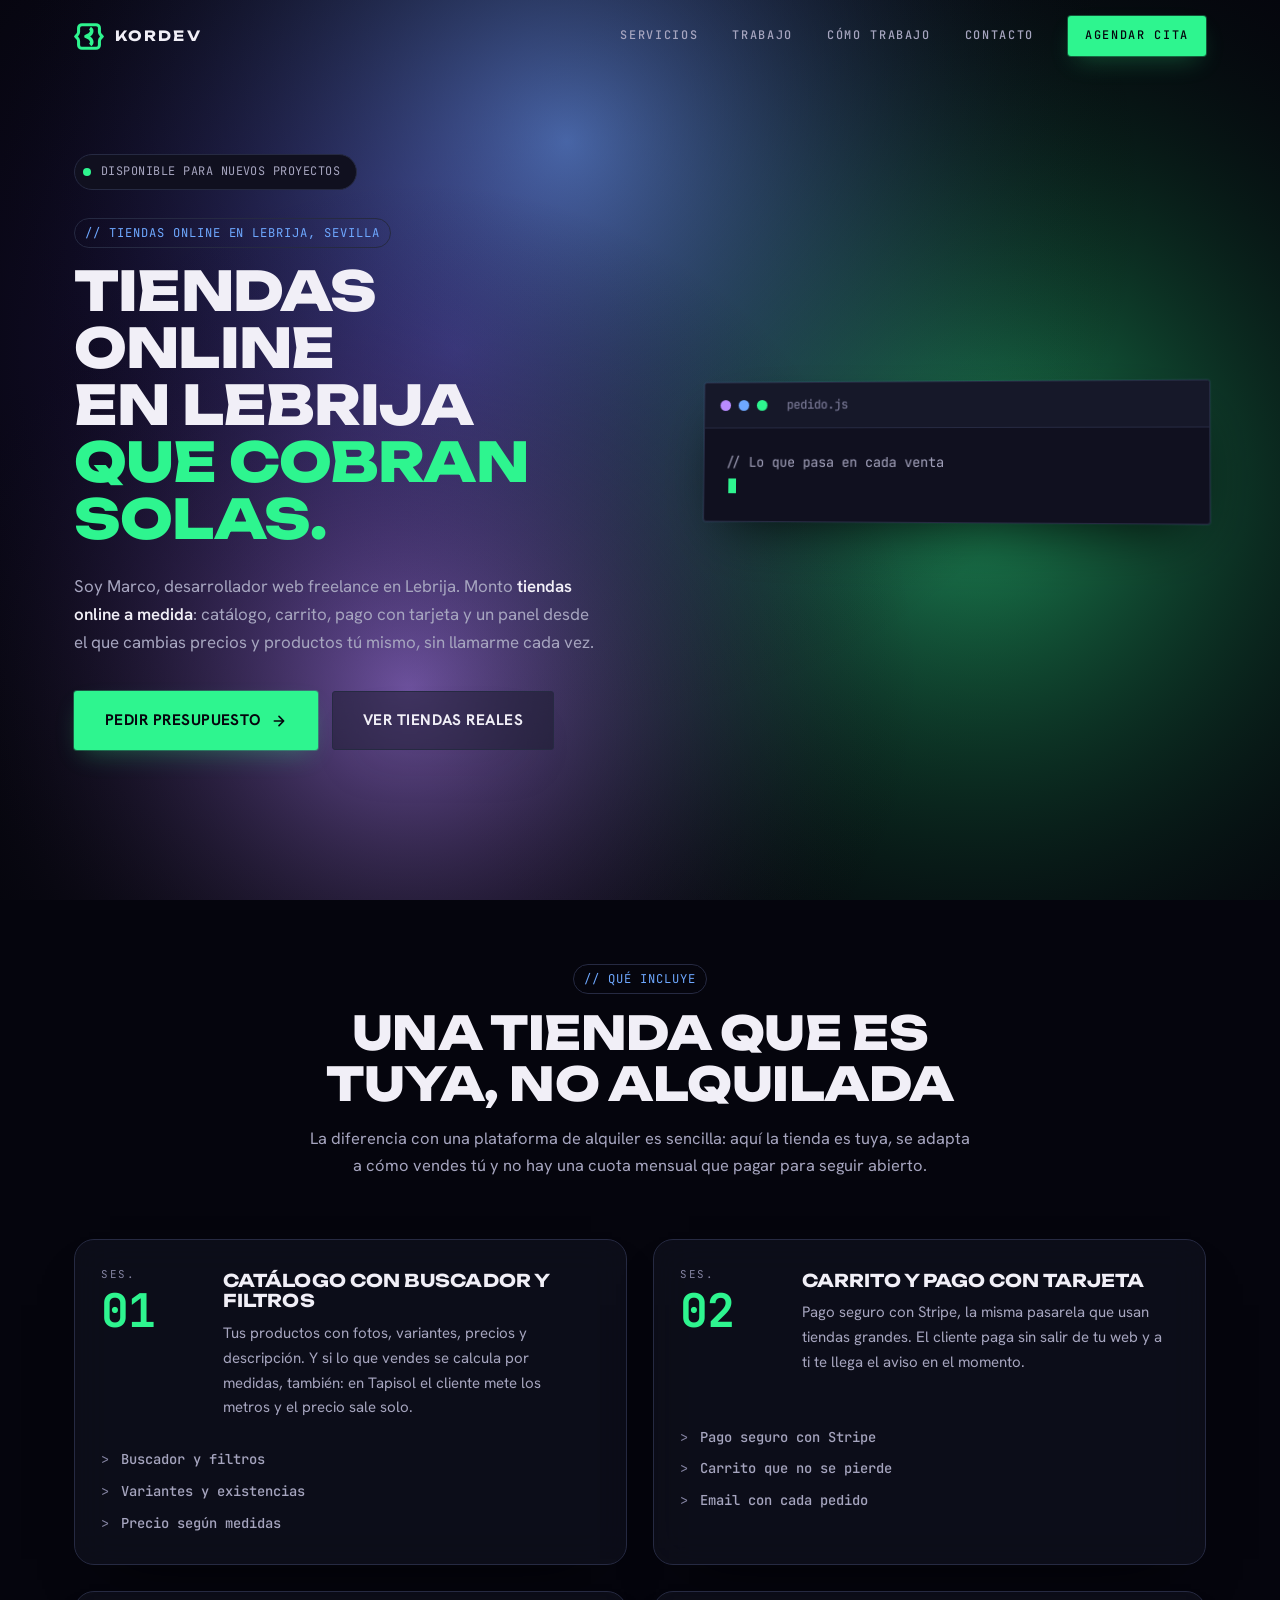
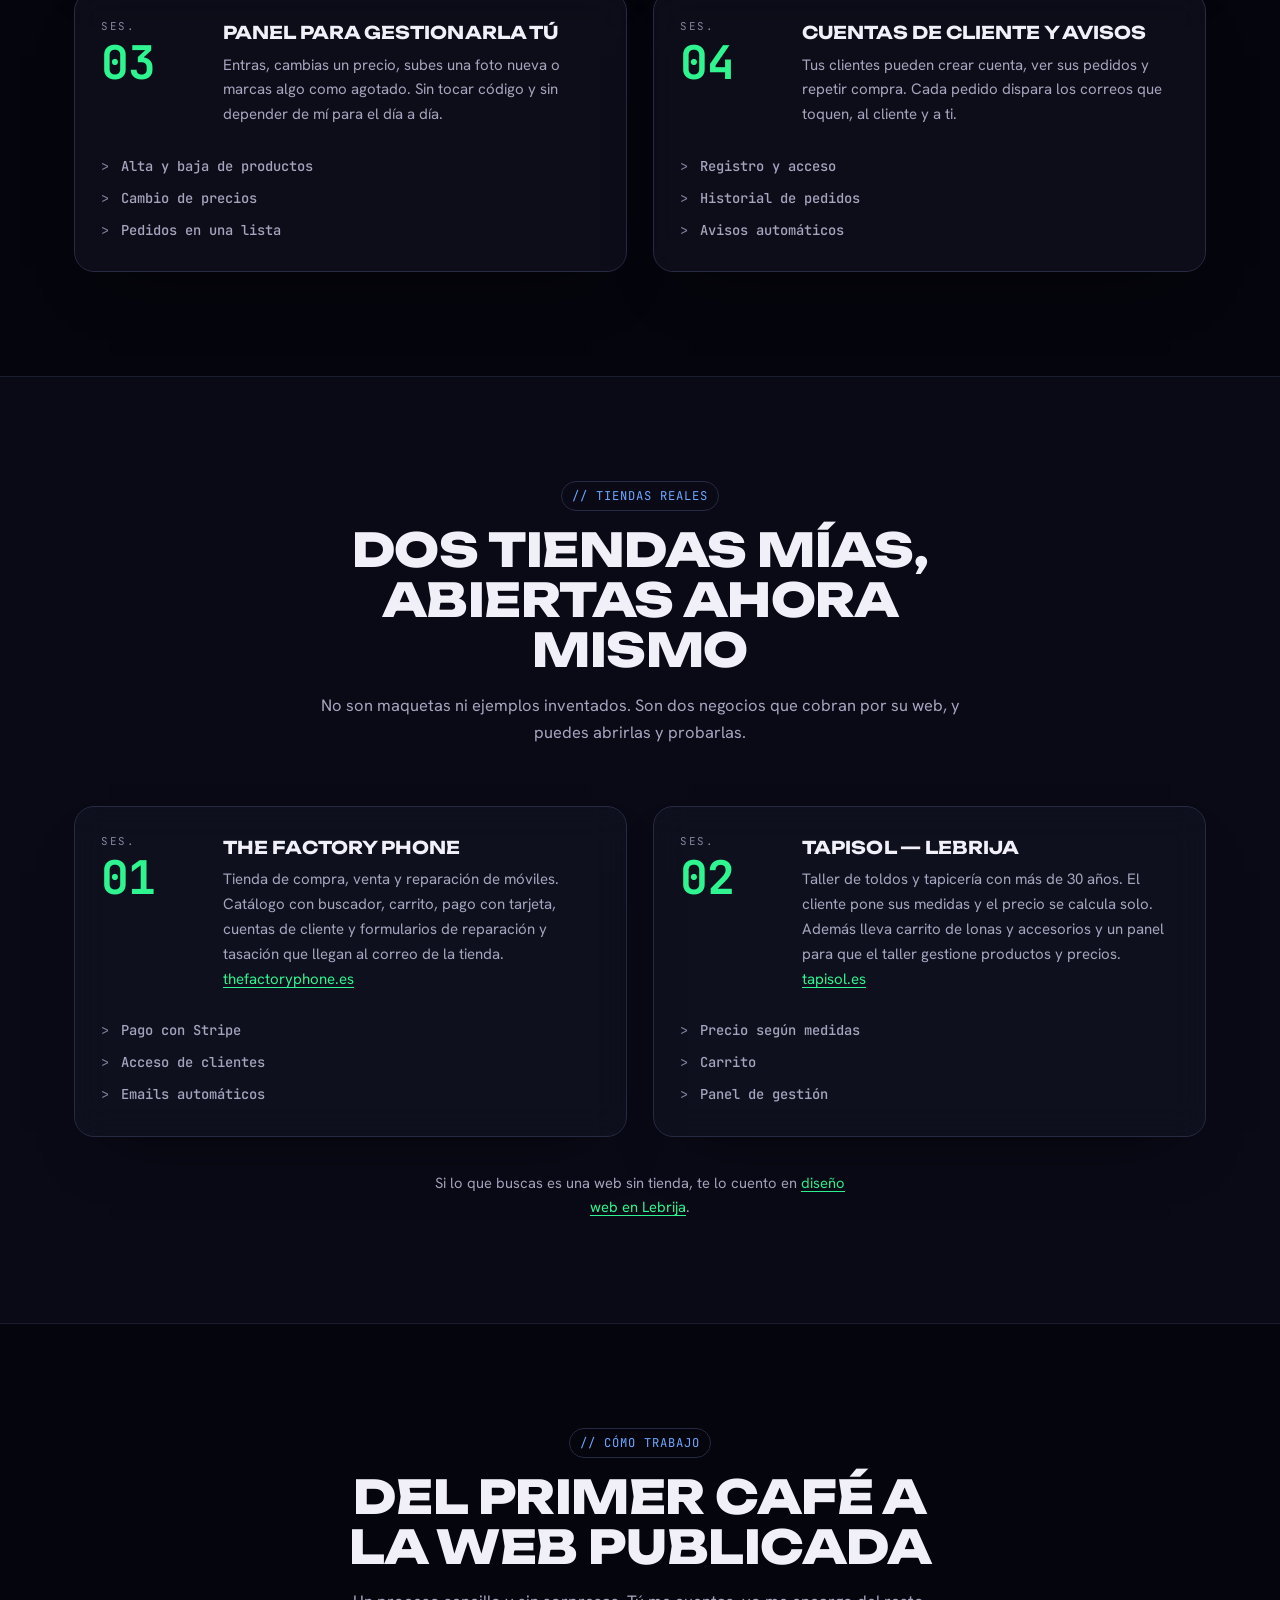
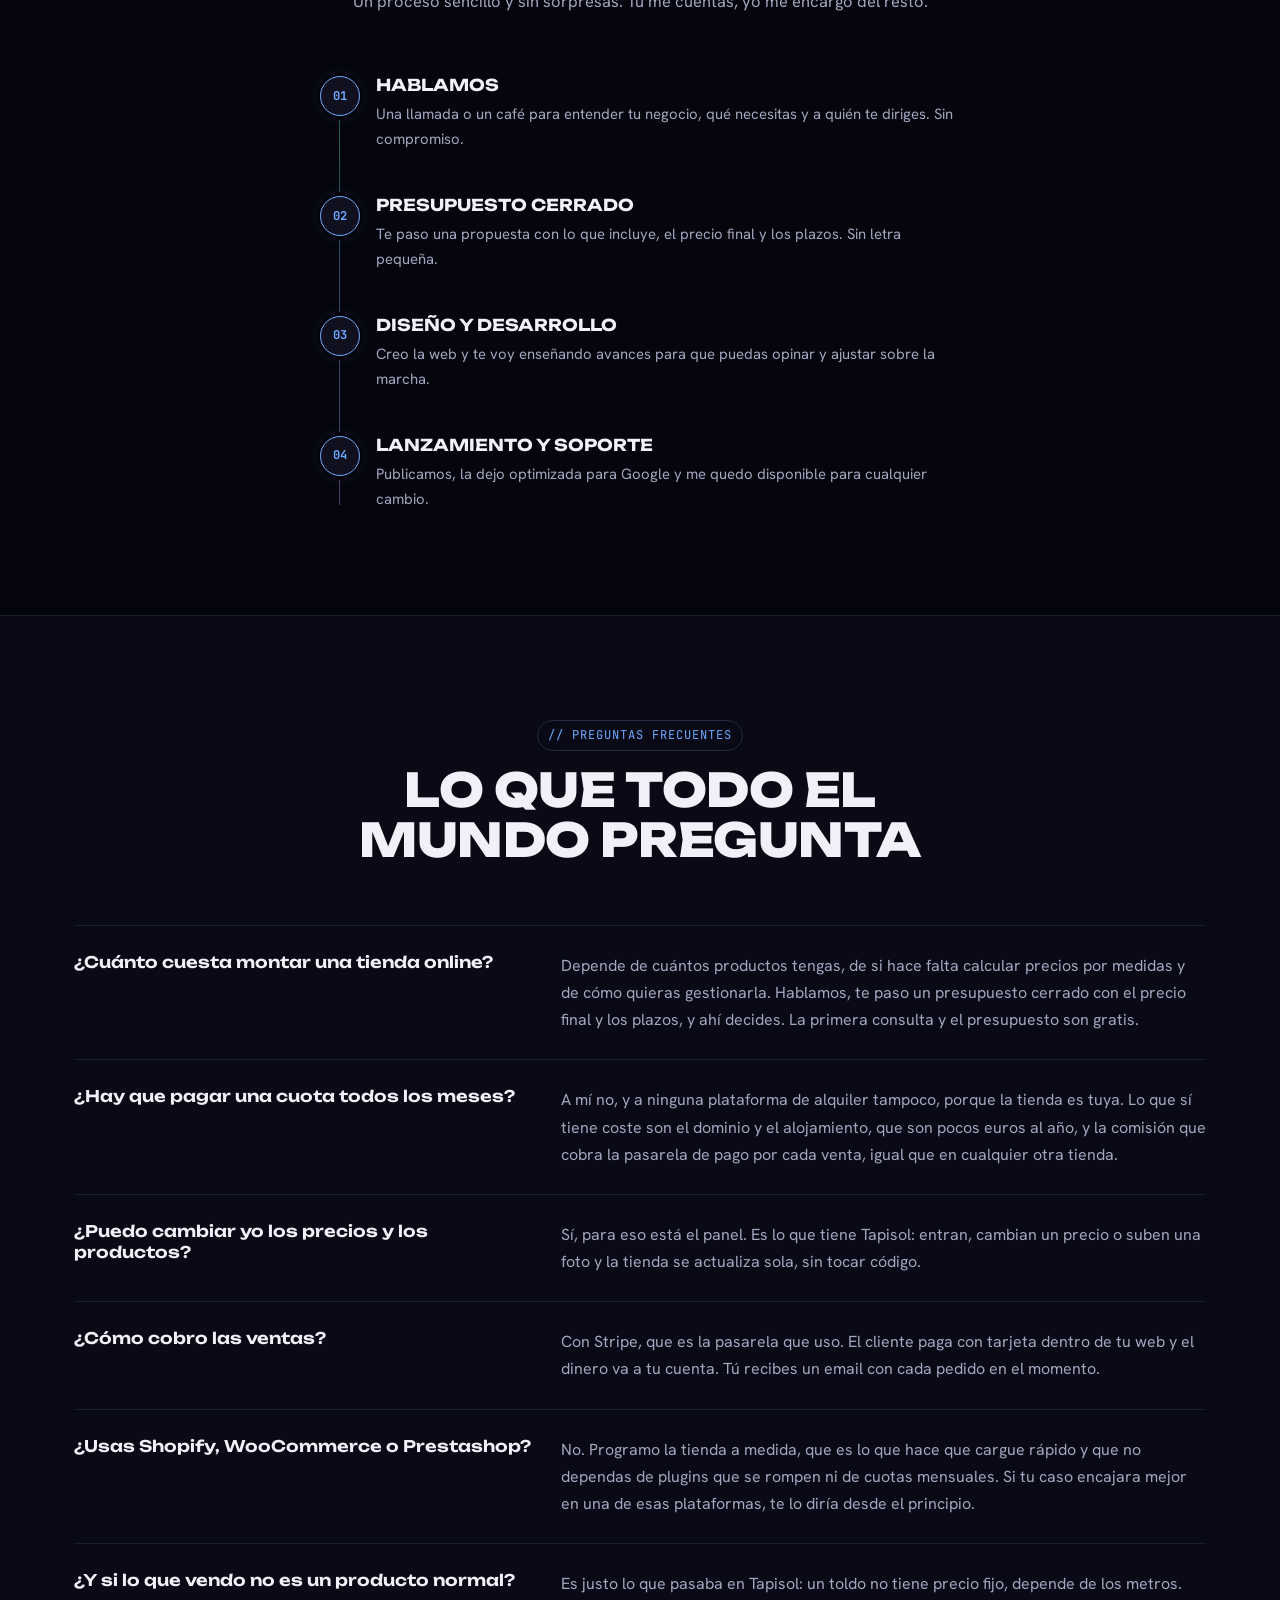
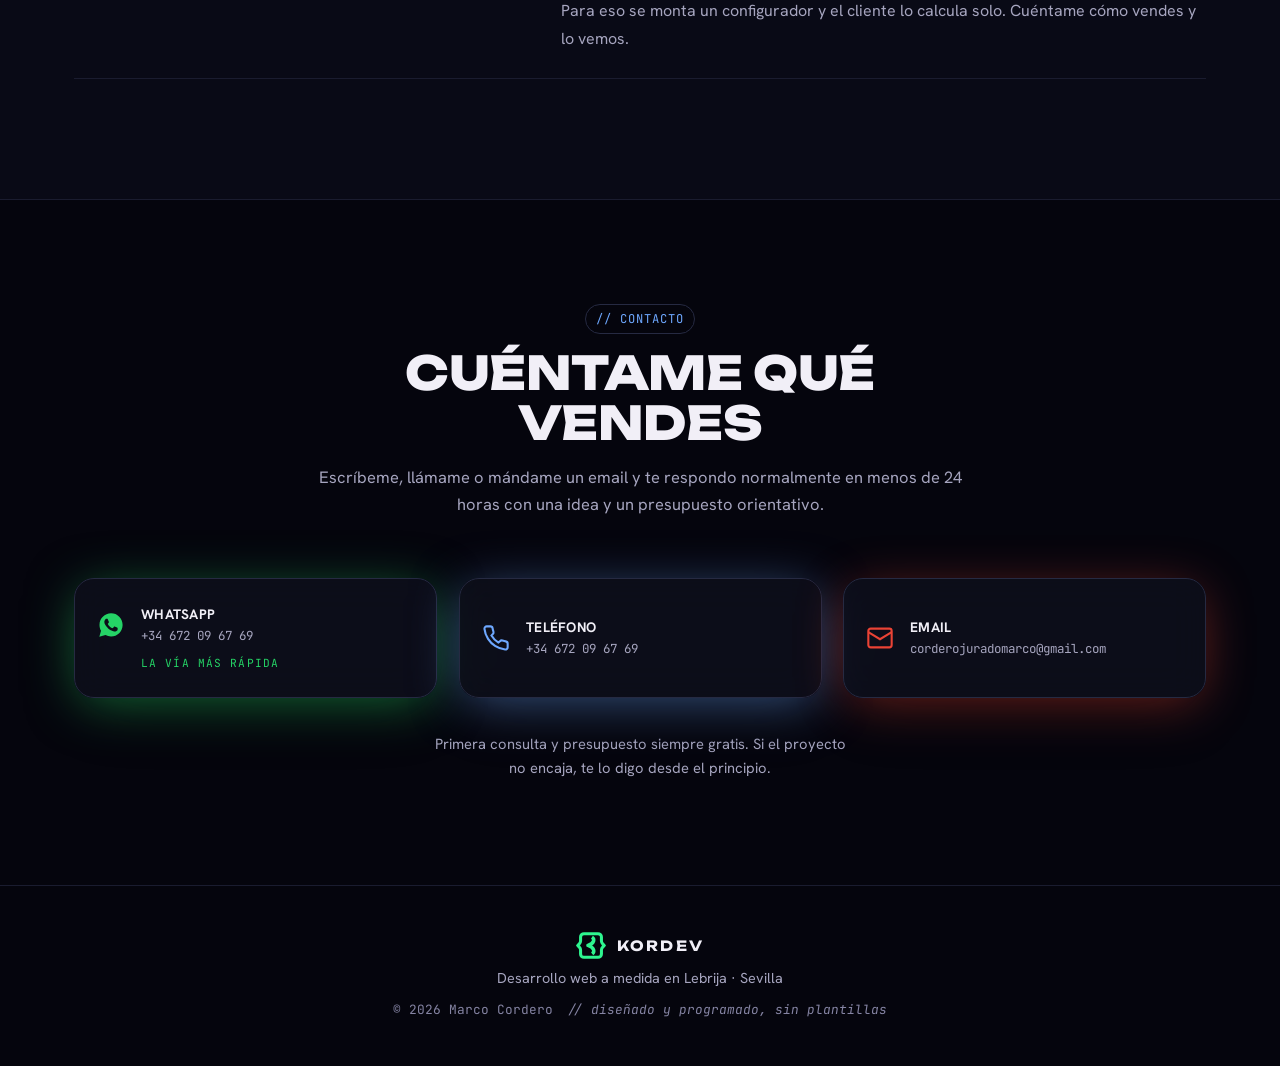
<file: tiendas-online-lebrija.html>
<!DOCTYPE html>
<html lang="es">
<head>
<meta charset="UTF-8">
<meta name="viewport" content="width=device-width, initial-scale=1.0">
<title>Tiendas online en Lebrija | E-commerce a medida — kordev</title>
<meta name="description" content="Monto tiendas online a medida en Lebrija (Sevilla): catálogo, carrito, pago con tarjeta y un panel para que lleves tú los productos y los precios. Presupuesto cerrado y gratis.">
<meta name="theme-color" content="#05050c">
<meta name="author" content="Marco Cordero">
<link rel="canonical" href="https://www.kordev.es/tiendas-online-lebrija">

<!-- Open Graph / redes sociales y WhatsApp -->
<meta property="og:type" content="website">
<meta property="og:locale" content="es_ES">
<meta property="og:site_name" content="kordev">
<meta property="og:url" content="https://www.kordev.es/tiendas-online-lebrija">
<meta property="og:title" content="Tiendas online en Lebrija | E-commerce a medida">
<meta property="og:description" content="Tiendas online a medida para negocios de Lebrija y Sevilla: catálogo, carrito, pagos con tarjeta y panel de gestión propio.">
<meta property="og:image" content="https://www.kordev.es/assets/img/og.png">
<meta property="og:image:width" content="1200">
<meta property="og:image:height" content="630">
<meta name="twitter:card" content="summary_large_image">

<link rel="preconnect" href="https://fonts.googleapis.com">
<link rel="preconnect" href="https://fonts.gstatic.com" crossorigin>
<link href="https://fonts.googleapis.com/css2?family=Unbounded:wght@400;500;600;700;800;900&family=Hanken+Grotesk:wght@400;500;600;700;800&family=JetBrains+Mono:wght@400;500;700&display=swap" rel="stylesheet">
<link rel="stylesheet" href="assets/css/styles.css?v=20261121a">
<link rel="icon" href="favicon.svg" type="image/svg+xml">
<link rel="icon" href="favicon-48.png" sizes="48x48" type="image/png">
<link rel="icon" href="favicon-32.png" sizes="32x32" type="image/png">
<link rel="apple-touch-icon" href="apple-touch-icon.png" sizes="180x180">
</head>
<body>

<!-- ============ MARCA (sprite reutilizable) ============ -->
<svg width="0" height="0" style="position:absolute" aria-hidden="true" focusable="false">
  <symbol id="marcaKordev" viewBox="0 0 128 114">
    <g fill="none" stroke="currentColor">
      <path stroke-width="13" stroke-linejoin="miter" stroke-miterlimit="4" d="M34 6.5H94A14.5 14.5 0 0 1 108.5 21V38C108.5 48 114 49 120 57C114 65 108.5 66 108.5 76V93A14.5 14.5 0 0 1 94 107.5H34A14.5 14.5 0 0 1 19.5 93V76C19.5 66 14 65 8 57C14 49 19.5 48 19.5 38V21A14.5 14.5 0 0 1 34 6.5Z"/>
      <path stroke-width="15" stroke-linejoin="round" stroke-linecap="butt" d="M68 21.5C80 29 80 47 51 56.5C80 66 80 84 69 92.5"/>
    </g>
  </symbol>
</svg>

<!-- ============ LOADER ============ -->
<div class="loader" id="loader" aria-hidden="true">
  <svg class="loader__mark"><use href="#marcaKordev"/></svg>
  <span class="loader__count" id="loaderCount">0</span>
  <span class="loader__label">Cargando kordev</span>
</div>

<!-- ============ FONDO NEBULOSA ============ -->
<canvas class="nebula" id="nebula" aria-hidden="true"></canvas>

<!-- ============ NAV ============ -->
<header class="nav" id="nav">
  <div class="container nav__inner">
    <a href="/" class="logo" aria-label="kordev, ir al inicio">
      <svg class="logo__mark" aria-hidden="true" focusable="false"><use href="#marcaKordev"/></svg>
      <span class="logo__word">kordev</span>
    </a>

    <nav class="nav__links" id="navLinks">
      <a href="/#servicios">Servicios</a>
      <a href="/#trabajo">Trabajo</a>
      <a href="/#proceso">Cómo trabajo</a>
      <a href="#contacto">Contacto</a>
      <a href="#" id="navWaLink" target="_blank" rel="noopener" class="btn btn--sm btn--primary nav__cta">Agendar cita</a>
    </nav>

    <button class="nav__toggle" id="navToggle" aria-label="Abrir menú" aria-expanded="false">
      <span></span><span></span><span></span>
    </button>
  </div>
</header>

<main>

<!-- ============ HERO ============ -->
<section class="hero" id="inicio">
  <div class="container hero__inner">
    <div class="hero__content">
      <p class="badge"><span class="badge__dot"></span> Disponible para nuevos proyectos</p>
      <p class="eyebrow">// tiendas online en lebrija, sevilla</p>

      <h1 class="hero__title hero__title--largo">
        Tiendas online<br>en Lebrija<br>
        <span class="grad">que cobran solas.</span>
      </h1>

      <p class="hero__text">
        Soy Marco, desarrollador web freelance en Lebrija. Monto
        <strong>tiendas online a medida</strong>: catálogo, carrito, pago con tarjeta
        y un panel desde el que cambias precios y productos tú mismo, sin llamarme
        cada vez.
      </p>

      <div class="hero__actions">
        <a href="#contacto" class="btn btn--primary btn--lg">
          Pedir presupuesto
          <svg width="16" height="16" viewBox="0 0 24 24" fill="none" stroke="currentColor" stroke-width="2.5" stroke-linecap="round" stroke-linejoin="round"><path d="M5 12h14M12 5l7 7-7 7"/></svg>
        </a>
        <a href="#trabajos" class="btn btn--glass btn--lg">Ver tiendas reales</a>
      </div>
    </div>

    <div class="hero__window" aria-hidden="true">
      <div class="window">
        <div class="window__bar">
          <span class="dot dot--red"></span>
          <span class="dot dot--yellow"></span>
          <span class="dot dot--green"></span>
          <span class="window__title">pedido.js</span>
        </div>
        <pre class="window__code"><code><span class="c-com">// Lo que pasa en cada venta</span>
{
  carrito: <span class="c-str">"3 productos"</span>,
  pago:    <span class="c-str">"tarjeta"</span>,
  aviso:   <span class="c-str">"email al instante"</span>,
  panel:   <span class="c-str">"lo llevas tú"</span>
}

<span class="c-fn">cobrar</span>(pedido); <span class="c-com">// 💳</span>
<span class="c-out">&gt; pagado<span class="caret"></span></span></code></pre>
      </div>
    </div>
  </div>
</section>

<!-- ============ QUÉ INCLUYE ============ -->
<section class="section" id="incluye">
  <div class="container">
    <header class="section__head">
      <p class="eyebrow">// qué incluye</p>
      <h2 class="section__title">Una tienda que es tuya, no alquilada</h2>
      <p class="section__sub">La diferencia con una plataforma de alquiler es sencilla: aquí la tienda es tuya, se adapta a cómo vendes tú y no hay una cuota mensual que pagar para seguir abierto.</p>
    </header>

    <ol class="ledger">
      <li class="ledger__row reveal">
        <span class="ledger__num">01</span>
        <div class="ledger__body">
          <h3>Catálogo con buscador y filtros</h3>
          <p>Tus productos con fotos, variantes, precios y descripción. Y si lo que vendes se calcula por medidas, también: en Tapisol el cliente mete los metros y el precio sale solo.</p>
        </div>
        <ul class="ledger__tags">
          <li>Buscador y filtros</li>
          <li>Variantes y existencias</li>
          <li>Precio según medidas</li>
        </ul>
      </li>

      <li class="ledger__row reveal">
        <span class="ledger__num">02</span>
        <div class="ledger__body">
          <h3>Carrito y pago con tarjeta</h3>
          <p>Pago seguro con Stripe, la misma pasarela que usan tiendas grandes. El cliente paga sin salir de tu web y a ti te llega el aviso en el momento.</p>
        </div>
        <ul class="ledger__tags">
          <li>Pago seguro con Stripe</li>
          <li>Carrito que no se pierde</li>
          <li>Email con cada pedido</li>
        </ul>
      </li>

      <li class="ledger__row reveal">
        <span class="ledger__num">03</span>
        <div class="ledger__body">
          <h3>Panel para gestionarla tú</h3>
          <p>Entras, cambias un precio, subes una foto nueva o marcas algo como agotado. Sin tocar código y sin depender de mí para el día a día.</p>
        </div>
        <ul class="ledger__tags">
          <li>Alta y baja de productos</li>
          <li>Cambio de precios</li>
          <li>Pedidos en una lista</li>
        </ul>
      </li>

      <li class="ledger__row reveal">
        <span class="ledger__num">04</span>
        <div class="ledger__body">
          <h3>Cuentas de cliente y avisos</h3>
          <p>Tus clientes pueden crear cuenta, ver sus pedidos y repetir compra. Cada pedido dispara los correos que toquen, al cliente y a ti.</p>
        </div>
        <ul class="ledger__tags">
          <li>Registro y acceso</li>
          <li>Historial de pedidos</li>
          <li>Avisos automáticos</li>
        </ul>
      </li>
    </ol>
  </div>
</section>

<!-- ============ TRABAJOS ============ -->
<section class="section section--alt" id="trabajos">
  <div class="container">
    <header class="section__head">
      <p class="eyebrow">// tiendas reales</p>
      <h2 class="section__title">Dos tiendas mías, abiertas ahora mismo</h2>
      <p class="section__sub">No son maquetas ni ejemplos inventados. Son dos negocios que cobran por su web, y puedes abrirlas y probarlas.</p>
    </header>

    <ol class="ledger">
      <li class="ledger__row reveal">
        <span class="ledger__num">01</span>
        <div class="ledger__body">
          <h3>The Factory Phone</h3>
          <p>Tienda de compra, venta y reparación de móviles. Catálogo con buscador, carrito, pago con tarjeta, cuentas de cliente y formularios de reparación y tasación que llegan al correo de la tienda.</p>
          <p><a href="https://www.thefactoryphone.es" target="_blank" rel="noopener">thefactoryphone.es</a></p>
        </div>
        <ul class="ledger__tags">
          <li>Pago con Stripe</li>
          <li>Acceso de clientes</li>
          <li>Emails automáticos</li>
        </ul>
      </li>

      <li class="ledger__row reveal">
        <span class="ledger__num">02</span>
        <div class="ledger__body">
          <h3>Tapisol — Lebrija</h3>
          <p>Taller de toldos y tapicería con más de 30 años. El cliente pone sus medidas y el precio se calcula solo. Además lleva carrito de lonas y accesorios y un panel para que el taller gestione productos y precios.</p>
          <p><a href="https://www.tapisol.es" target="_blank" rel="noopener">tapisol.es</a></p>
        </div>
        <ul class="ledger__tags">
          <li>Precio según medidas</li>
          <li>Carrito</li>
          <li>Panel de gestión</li>
        </ul>
      </li>
    </ol>

    <p class="contacto__nota">Si lo que buscas es una web sin tienda, te lo cuento en <a href="/diseno-web-lebrija">diseño web en Lebrija</a>.</p>
  </div>
</section>

<!-- ============ PROCESO ============ -->
<section class="section" id="proceso">
  <div class="container">
    <header class="section__head">
      <p class="eyebrow">// cómo trabajo</p>
      <h2 class="section__title">Del primer café a la web publicada</h2>
      <p class="section__sub">Un proceso sencillo y sin sorpresas. Tú me cuentas, yo me encargo del resto.</p>
    </header>

    <ol class="timeline">
      <li class="timeline__item reveal">
        <span class="timeline__seal">01</span>
        <div class="timeline__body">
          <h3>Hablamos</h3>
          <p>Una llamada o un café para entender tu negocio, qué necesitas y a quién te diriges. Sin compromiso.</p>
        </div>
      </li>
      <li class="timeline__item reveal">
        <span class="timeline__seal">02</span>
        <div class="timeline__body">
          <h3>Presupuesto cerrado</h3>
          <p>Te paso una propuesta con lo que incluye, el precio final y los plazos. Sin letra pequeña.</p>
        </div>
      </li>
      <li class="timeline__item reveal">
        <span class="timeline__seal">03</span>
        <div class="timeline__body">
          <h3>Diseño y desarrollo</h3>
          <p>Creo la web y te voy enseñando avances para que puedas opinar y ajustar sobre la marcha.</p>
        </div>
      </li>
      <li class="timeline__item reveal">
        <span class="timeline__seal">04</span>
        <div class="timeline__body">
          <h3>Lanzamiento y soporte</h3>
          <p>Publicamos, la dejo optimizada para Google y me quedo disponible para cualquier cambio.</p>
        </div>
      </li>
    </ol>
  </div>
</section>

<!-- ============ PREGUNTAS ============ -->
<section class="section section--alt" id="preguntas">
  <div class="container">
    <header class="section__head">
      <p class="eyebrow">// preguntas frecuentes</p>
      <h2 class="section__title">Lo que todo el mundo pregunta</h2>
    </header>

    <dl class="faq">
      <div class="faq__item reveal">
        <dt>¿Cuánto cuesta montar una tienda online?</dt>
        <dd>Depende de cuántos productos tengas, de si hace falta calcular precios por medidas y de cómo quieras gestionarla. Hablamos, te paso un presupuesto cerrado con el precio final y los plazos, y ahí decides. La primera consulta y el presupuesto son gratis.</dd>
      </div>
      <div class="faq__item reveal">
        <dt>¿Hay que pagar una cuota todos los meses?</dt>
        <dd>A mí no, y a ninguna plataforma de alquiler tampoco, porque la tienda es tuya. Lo que sí tiene coste son el dominio y el alojamiento, que son pocos euros al año, y la comisión que cobra la pasarela de pago por cada venta, igual que en cualquier otra tienda.</dd>
      </div>
      <div class="faq__item reveal">
        <dt>¿Puedo cambiar yo los precios y los productos?</dt>
        <dd>Sí, para eso está el panel. Es lo que tiene Tapisol: entran, cambian un precio o suben una foto y la tienda se actualiza sola, sin tocar código.</dd>
      </div>
      <div class="faq__item reveal">
        <dt>¿Cómo cobro las ventas?</dt>
        <dd>Con Stripe, que es la pasarela que uso. El cliente paga con tarjeta dentro de tu web y el dinero va a tu cuenta. Tú recibes un email con cada pedido en el momento.</dd>
      </div>
      <div class="faq__item reveal">
        <dt>¿Usas Shopify, WooCommerce o Prestashop?</dt>
        <dd>No. Programo la tienda a medida, que es lo que hace que cargue rápido y que no dependas de plugins que se rompen ni de cuotas mensuales. Si tu caso encajara mejor en una de esas plataformas, te lo diría desde el principio.</dd>
      </div>
      <div class="faq__item reveal">
        <dt>¿Y si lo que vendo no es un producto normal?</dt>
        <dd>Es justo lo que pasaba en Tapisol: un toldo no tiene precio fijo, depende de los metros. Para eso se monta un configurador y el cliente lo calcula solo. Cuéntame cómo vendes y lo vemos.</dd>
      </div>
    </dl>
  </div>
</section>

<!-- ============ CONTACTO ============ -->
<section class="section" id="contacto">
  <div class="container">
    <header class="section__head">
      <p class="eyebrow">// contacto</p>
      <h2 class="section__title">Cuéntame qué vendes</h2>
      <p class="section__sub">Escríbeme, llámame o mándame un email y te respondo normalmente en menos de 24 horas con una idea y un presupuesto orientativo.</p>
    </header>

    <div class="canales">
      <a class="canal canal--wa" id="waLink" href="#" target="_blank" rel="noopener">
        <svg viewBox="0 0 24 24" fill="currentColor"><path d="M12.04 2C6.58 2 2.13 6.45 2.13 11.91c0 1.75.46 3.46 1.32 4.96L2 22l5.25-1.38a9.9 9.9 0 0 0 4.79 1.22h.01c5.46 0 9.91-4.45 9.91-9.91 0-2.65-1.03-5.14-2.9-7.01A9.82 9.82 0 0 0 12.04 2zm5.8 14.15c-.24.68-1.42 1.31-1.95 1.35-.5.05-1.13.07-1.82-.11-.42-.13-.96-.31-1.65-.61-2.9-1.25-4.79-4.17-4.94-4.36-.14-.19-1.18-1.57-1.18-2.99s.74-2.12 1-2.41c.26-.29.57-.36.76-.36h.55c.17 0 .41-.07.64.49.24.57.81 1.98.88 2.13.07.14.12.31.02.5-.09.19-.14.31-.28.48l-.42.49c-.14.14-.28.29-.12.57.16.29.71 1.17 1.53 1.9 1.05.94 1.94 1.23 2.22 1.37.28.14.44.12.6-.07.17-.19.69-.81.88-1.09.19-.29.38-.24.64-.14.26.09 1.66.78 1.94.93.28.14.47.21.54.33.07.12.07.68-.17 1.36z"/></svg>
        <span class="canal__texto">
          <strong>WhatsApp</strong>
          <em id="waText">+34 672 09 67 69</em>
        </span>
        <span class="canal__nota">La vía más rápida</span>
      </a>

      <a class="canal canal--tel" id="callLink" href="#">
        <svg viewBox="0 0 24 24" fill="none" stroke="currentColor" stroke-width="1.8" stroke-linecap="round"><path d="M22 16.9v3a2 2 0 0 1-2.2 2 19.8 19.8 0 0 1-8.6-3.1 19.5 19.5 0 0 1-6-6A19.8 19.8 0 0 1 2.1 4.2 2 2 0 0 1 4.1 2h3a2 2 0 0 1 2 1.7c.1 1 .4 1.9.7 2.8a2 2 0 0 1-.5 2.1L8.1 9.9a16 16 0 0 0 6 6l1.3-1.2a2 2 0 0 1 2.1-.5c.9.3 1.8.6 2.8.7a2 2 0 0 1 1.7 2z"/></svg>
        <span class="canal__texto">
          <strong>Teléfono</strong>
          <em id="callText">+34 672 09 67 69</em>
        </span>
      </a>

      <a class="canal canal--mail" id="mailLink" href="mailto:corderojuradomarco@gmail.com">
        <svg viewBox="0 0 24 24" fill="none" stroke="currentColor" stroke-width="1.8"><rect x="2" y="4" width="20" height="16" rx="2"/><path d="m2 7 10 6 10-6"/></svg>
        <span class="canal__texto">
          <strong>Email</strong>
          <em>corderojuradomarco@gmail.com</em>
        </span>
      </a>
    </div>

    <p class="contacto__nota">Primera consulta y presupuesto siempre gratis. Si el proyecto no encaja, te lo digo desde el principio.</p>
  </div>
</section>

</main>

<!-- ============ FOOTER ============ -->
<footer class="footer">
  <div class="container footer__inner">
    <a href="/" class="logo" aria-label="kordev, ir al inicio">
      <svg class="logo__mark" aria-hidden="true" focusable="false"><use href="#marcaKordev"/></svg>
      <span class="logo__word">kordev</span>
    </a>
    <p class="footer__text">Desarrollo web a medida en Lebrija · Sevilla</p>
    <p class="footer__copy">© <span id="year">2026</span> Marco Cordero <span class="footer__sign">// diseñado y programado, sin plantillas</span></p>
  </div>
</footer>

<!-- Botón flotante WhatsApp -->
<a class="fab" id="fabWa" href="#" target="_blank" rel="noopener" aria-label="Escríbeme por WhatsApp">
  <svg viewBox="0 0 24 24" fill="currentColor"><path d="M12.04 2C6.58 2 2.13 6.45 2.13 11.91c0 1.75.46 3.46 1.32 4.96L2 22l5.25-1.38a9.9 9.9 0 0 0 4.79 1.22h.01c5.46 0 9.91-4.45 9.91-9.91 0-2.65-1.03-5.14-2.9-7.01A9.82 9.82 0 0 0 12.04 2zm5.8 14.15c-.24.68-1.42 1.31-1.95 1.35-.5.05-1.13.07-1.82-.11-.42-.13-.96-.31-1.65-.61-2.9-1.25-4.79-4.17-4.94-4.36-.14-.19-1.18-1.57-1.18-2.99s.74-2.12 1-2.41c.26-.29.57-.36.76-.36h.55c.17 0 .41-.07.64.49.24.57.81 1.98.88 2.13.07.14.12.31.02.5-.09.19-.14.31-.28.48l-.42.49c-.14.14-.28.29-.12.57.16.29.71 1.17 1.53 1.9 1.05.94 1.94 1.23 2.22 1.37.28.14.44.12.6-.07.17-.19.69-.81.88-1.09.19-.29.38-.24.64-.14.26.09 1.66.78 1.94.93.28.14.47.21.54.33.07.12.07.68-.17 1.36z"/></svg>
</a>

<!-- Datos estructurados: servicio concreto + preguntas frecuentes + migas -->
<script type="application/ld+json">
{
  "@context": "https://schema.org",
  "@type": "Service",
  "name": "Tiendas online en Lebrija",
  "serviceType": "Desarrollo de tiendas online a medida",
  "description": "Desarrollo de tiendas online a medida para negocios de Lebrija y la provincia de Sevilla: catálogo, carrito, pago con tarjeta y panel de gestión propio.",
  "url": "https://www.kordev.es/tiendas-online-lebrija",
  "areaServed": [
    {
      "@type": "City",
      "name": "Lebrija"
    },
    {
      "@type": "AdministrativeArea",
      "name": "Provincia de Sevilla"
    }
  ],
  "provider": {
    "@type": "ProfessionalService",
    "name": "kordev — Marco Cordero",
    "url": "https://www.kordev.es/",
    "image": "https://www.kordev.es/assets/img/og.png",
    "email": "corderojuradomarco@gmail.com",
    "telephone": "+34672096769",
    "priceRange": "€€",
    "address": {
      "@type": "PostalAddress",
      "addressLocality": "Lebrija",
      "addressRegion": "Sevilla",
      "addressCountry": "ES"
    }
  }
}
</script>

<script type="application/ld+json">
{
  "@context": "https://schema.org",
  "@type": "FAQPage",
  "mainEntity": [
    {
      "@type": "Question",
      "name": "¿Cuánto cuesta montar una tienda online?",
      "acceptedAnswer": {
        "@type": "Answer",
        "text": "Depende de cuántos productos tengas, de si hace falta calcular precios por medidas y de cómo quieras gestionarla. Hablamos, te paso un presupuesto cerrado con el precio final y los plazos, y ahí decides. La primera consulta y el presupuesto son gratis."
      }
    },
    {
      "@type": "Question",
      "name": "¿Hay que pagar una cuota todos los meses?",
      "acceptedAnswer": {
        "@type": "Answer",
        "text": "A mí no, y a ninguna plataforma de alquiler tampoco, porque la tienda es tuya. Lo que sí tiene coste son el dominio y el alojamiento, que son pocos euros al año, y la comisión que cobra la pasarela de pago por cada venta, igual que en cualquier otra tienda."
      }
    },
    {
      "@type": "Question",
      "name": "¿Puedo cambiar yo los precios y los productos?",
      "acceptedAnswer": {
        "@type": "Answer",
        "text": "Sí, para eso está el panel. Es lo que tiene Tapisol: entran, cambian un precio o suben una foto y la tienda se actualiza sola, sin tocar código."
      }
    },
    {
      "@type": "Question",
      "name": "¿Cómo cobro las ventas?",
      "acceptedAnswer": {
        "@type": "Answer",
        "text": "Con Stripe, que es la pasarela que uso. El cliente paga con tarjeta dentro de tu web y el dinero va a tu cuenta. Tú recibes un email con cada pedido en el momento."
      }
    },
    {
      "@type": "Question",
      "name": "¿Usas Shopify, WooCommerce o Prestashop?",
      "acceptedAnswer": {
        "@type": "Answer",
        "text": "No. Programo la tienda a medida, que es lo que hace que cargue rápido y que no dependas de plugins que se rompen ni de cuotas mensuales. Si tu caso encajara mejor en una de esas plataformas, te lo diría desde el principio."
      }
    },
    {
      "@type": "Question",
      "name": "¿Y si lo que vendo no es un producto normal?",
      "acceptedAnswer": {
        "@type": "Answer",
        "text": "Es justo lo que pasaba en Tapisol: un toldo no tiene precio fijo, depende de los metros. Para eso se monta un configurador y el cliente lo calcula solo. Cuéntame cómo vendes y lo vemos."
      }
    }
  ]
}
</script>

<script type="application/ld+json">
{
  "@context": "https://schema.org",
  "@type": "BreadcrumbList",
  "itemListElement": [
    {
      "@type": "ListItem",
      "position": 1,
      "name": "Inicio",
      "item": "https://www.kordev.es/"
    },
    {
      "@type": "ListItem",
      "position": 2,
      "name": "Tiendas online en Lebrija",
      "item": "https://www.kordev.es/tiendas-online-lebrija"
    }
  ]
}
</script>

<script src="assets/js/main.js?v=20261121a"></script>
</body>
</html>
</file>
<file: assets/css/styles.css>
﻿/* =========================================================
   kordev — Marco Cordero
   Portal en órbita: nebulosa animada en canvas, contador de
   carga, titulares monumentales en mayúsculas sobre índigo
   casi negro.
   ========================================================= */

/* Tipografía de respaldo con las mismas medidas que Hanken Grotesk.
   Sin esto, el texto se dibuja más estrecho hasta que carga la fuente real
   y, al entrar, cambia de líneas y empuja todo lo de abajo (CLS). */
@font-face{
  font-family:'Hanken Fallback';
  src:local('Arial'), local('Helvetica Neue'), local('Segoe UI');
  size-adjust:101.1%;
  ascent-override:90%;
  descent-override:24%;
  line-gap-override:0%;
}

:root{
  --bg:            #05050d;
  --bg-alt:        #090a16;
  --surface:       #10101f;
  --surface-2:     #161829;
  --border:        #262a42;
  --border-soft:   #1a1c2f;

  --text:          #f1eff7;
  --text-dim:      #a6a5bf;
  --text-faint:    #8584a3;

  --accent:        #2ef58f;
  --accent-2:      #6ea8ff;
  --accent-3:      #b98bff;
  --accent-glow:   rgba(46, 245, 143, .3);

  /* Marcas ajenas: cada canal de contacto lleva su color oficial */
  --whatsapp:      #25d366;
  --gmail:         #ea4335;

  --radius:        3px;
  --radius-lg:     4px;
  --maxw:          1180px;

  --display:       'Unbounded', 'Hanken Grotesk', sans-serif;
  --font:          'Hanken Grotesk', 'Hanken Fallback', system-ui, -apple-system, 'Segoe UI', sans-serif;
  --mono:          'JetBrains Mono', ui-monospace, 'Cascadia Code', Consolas, monospace;

  --shadow:        0 24px 60px -22px rgba(0,0,0,.85);
}

*,*::before,*::after{ box-sizing:border-box; }

html{ scroll-behavior:smooth; scroll-padding-top:90px; }

body{
  margin:0;
  background:var(--bg);
  color:var(--text);
  font-family:var(--font);
  font-size:16px;
  line-height:1.65;
  -webkit-font-smoothing:antialiased;
  overflow-x:hidden;
}

img{ max-width:100%; display:block; }
a{ color:inherit; text-decoration:none; }
ul,ol{ margin:0; padding:0; list-style:none; }
h1,h2,h3{ margin:0; line-height:1.16; }
p{ margin:0; }

.container{
  width:100%;
  max-width:var(--maxw);
  margin:0 auto;
  padding:0 24px;
}

::selection{ background:var(--accent); color:#04140a; }

::-webkit-scrollbar{ width:10px; }
::-webkit-scrollbar-track{ background:var(--bg); }
::-webkit-scrollbar-thumb{ background:var(--border); border-radius:10px; }
::-webkit-scrollbar-thumb:hover{ background:var(--accent); }

/* =========================================================
   NEBULOSA (fondo canvas, tipo shader)
   ========================================================= */
.nebula{
  position:fixed;
  inset:0;
  width:100%;
  height:100%;
  z-index:-1;
  pointer-events:none;
}

/* =========================================================
   LOADER (contador de 0 a 100)
   ========================================================= */
.loader{
  position:fixed;
  inset:0;
  z-index:10000;
  display:flex;
  flex-direction:column;
  align-items:center;
  justify-content:center;
  gap:14px;
  background:var(--bg);
  transition:opacity .6s ease, visibility .6s ease;
}
.loader__mark{
  width:62px;
  height:55px;
  display:block;
  color:var(--accent);
  filter:drop-shadow(0 0 26px var(--accent-glow));
}
.loader__count{
  font-family:var(--display);
  font-weight:700;
  font-size:clamp(3rem, 10vw, 6rem);
  letter-spacing:-.02em;
  color:var(--text);
  font-variant-numeric:tabular-nums;
}
.loader__label{
  font-family:var(--mono);
  font-size:.76rem;
  letter-spacing:.16em;
  text-transform:uppercase;
  color:var(--text-faint);
}
.loader.is-done{ opacity:0; visibility:hidden; pointer-events:none; }
body.is-loading{ overflow:hidden; }

/* =========================================================
   BOTONES
   ========================================================= */
.btn{
  display:inline-flex;
  align-items:center;
  justify-content:center;
  gap:10px;
  padding:13px 24px;
  border:1px solid transparent;
  border-radius:var(--radius);
  font-family:var(--font);
  font-size:.92rem;
  font-weight:700;
  letter-spacing:.03em;
  text-transform:uppercase;
  cursor:pointer;
  transition:transform .18s ease, box-shadow .25s ease, background .2s ease, border-color .2s ease, color .2s ease;
  white-space:nowrap;
}
.btn svg{ flex:none; }

.btn--primary{
  background:var(--accent);
  color:var(--bg);
  box-shadow:0 0 0 1px rgba(46,245,143,.3), 0 10px 26px -8px var(--accent-glow);
}
.btn--primary:hover{
  transform:translateY(-2px);
  box-shadow:0 0 0 1px rgba(46,245,143,.5), 0 16px 34px -8px rgba(46,245,143,.5);
}

.btn--ghost{
  background:transparent;
  color:var(--text);
  border-color:var(--border);
}
.btn--ghost:hover{
  border-color:var(--accent-2);
  color:var(--accent-2);
  transform:translateY(-2px);
}

.btn--glass{
  background:rgba(22,24,41,.5);
  color:var(--text);
  border-color:var(--border);
  box-shadow:0 24px 50px -28px rgba(0,0,0,.75);
  backdrop-filter:blur(18px);
  -webkit-backdrop-filter:blur(18px);
}
.btn--glass:hover{
  border-color:var(--accent-2);
  color:var(--accent-2);
  transform:translateY(-2px);
  box-shadow:0 28px 56px -26px rgba(0,0,0,.8), 0 0 0 1px rgba(110,168,255,.12);
}

.btn--lg{ padding:16px 30px; font-size:.96rem; }
.btn--sm{ padding:9px 16px; font-size:.78rem; }
.btn--block{ width:100%; }

/* =========================================================
   NAV
   ========================================================= */
.nav{
  position:fixed;
  inset:0 0 auto 0;
  z-index:100;
  transition:background .3s ease, border-color .3s ease, backdrop-filter .3s ease;
  border-bottom:1px solid transparent;
}
.nav.is-scrolled{
  background:rgba(5,5,13,.85);
  backdrop-filter:blur(14px);
  -webkit-backdrop-filter:blur(14px);
  border-bottom-color:var(--border-soft);
}
.nav__inner{
  display:flex;
  align-items:center;
  justify-content:space-between;
  height:72px;
}

.logo{
  display:inline-flex;
  align-items:center;
  gap:11px;
  color:var(--accent);
}
.logo__mark{
  width:30px;
  height:27px;
  flex:none;
  display:block;
  transition:transform .55s cubic-bezier(.16,1,.3,1);
}
.logo:hover .logo__mark{ transform:translateY(-3px); }
.logo__word{
  font-family:var(--display);
  font-weight:700;
  font-size:.88rem;
  letter-spacing:.15em;
  text-transform:uppercase;
  color:var(--text);
}

.nav__links{
  display:flex;
  align-items:center;
  gap:34px;
}
.nav__links > a{
  font-family:var(--mono);
  font-size:.74rem;
  font-weight:500;
  letter-spacing:.14em;
  text-transform:uppercase;
  color:var(--text-dim);
  transition:color .25s ease, letter-spacing .25s ease, opacity .25s ease;
  position:relative;
}
.nav__links > a:not(.btn):hover{ color:var(--text); letter-spacing:.2em; }
.nav__cta{ color:var(--bg) !important; }

.nav__toggle{
  display:none;
  flex-direction:column;
  gap:5px;
  width:44px; height:44px;
  align-items:center;
  justify-content:center;
  background:transparent;
  border:1px solid var(--border);
  border-radius:var(--radius);
  cursor:pointer;
}
.nav__toggle span{
  display:block;
  width:18px; height:2px;
  background:var(--text);
  border-radius:2px;
  transition:transform .25s ease, opacity .25s ease;
}
.nav__toggle.is-open span:nth-child(1){ transform:translateY(7px) rotate(45deg); }
.nav__toggle.is-open span:nth-child(2){ opacity:0; }
.nav__toggle.is-open span:nth-child(3){ transform:translateY(-7px) rotate(-45deg); }

/* =========================================================
   HERO — nebulosa en órbita
   ========================================================= */
.hero{
  position:relative;
  padding:154px 0 110px;
  overflow:hidden;
}

.hero__inner{
  position:relative;
  display:grid;
  grid-template-columns:1.05fr .95fr;
  gap:60px;
  align-items:center;
}

.badge{
  display:inline-flex;
  align-items:center;
  gap:10px;
  padding:7px 16px 7px 8px;
  margin-bottom:28px;
  border:1px solid var(--border);
  border-radius:100px;
  background:var(--surface);
  font-family:var(--mono);
  font-size:.74rem;
  letter-spacing:.04em;
  text-transform:uppercase;
  color:var(--text-dim);
}
.badge__dot{
  width:8px; height:8px;
  border-radius:50%;
  background:var(--accent);
  box-shadow:0 0 0 0 var(--accent-glow);
  animation:pulse 2.2s infinite;
}
@keyframes pulse{
  0%   { box-shadow:0 0 0 0 rgba(46,245,143,.55); }
  70%  { box-shadow:0 0 0 9px rgba(46,245,143,0); }
  100% { box-shadow:0 0 0 0 rgba(46,245,143,0); }
}

.hero__title{
  font-family:var(--display);
  text-wrap:balance;
  font-weight:800;
  text-transform:uppercase;
  letter-spacing:-.015em;
  font-size:clamp(2.4rem, 5.6vw, 4.4rem);
  line-height:1.05;
  margin-bottom:26px;
}
/* Para titulares con una palabra muy larga ("RESTAURANTES"): a tamaño de
   cartel no cabe en un móvil estrecho y se sale de la pantalla. Mismo tamaño
   en escritorio, solo baja el mínimo. */
.hero__title--largo{ font-size:clamp(1rem, 8.7vw, 3.4rem); }
.grad{ color:var(--accent); }

.hero__text{
  font-size:1.06rem;
  color:var(--text-dim);
  max-width:520px;
  margin-bottom:34px;
}
.hero__text strong{ color:var(--text); font-weight:600; }

.hero__actions{
  display:flex;
  flex-wrap:wrap;
  gap:14px;
}

/* ---------- Monitor de sala de control ---------- */
.window{
  background:var(--surface);
  border:1px solid var(--border);
  border-radius:var(--radius);
  box-shadow:var(--shadow), 0 0 0 1px rgba(110,168,255,.08);
  overflow:hidden;
  transform:perspective(1200px) rotateY(-6deg) rotateX(2deg);
  transition:transform 1.15s cubic-bezier(.16,1,.3,1), box-shadow 1.15s cubic-bezier(.16,1,.3,1);
  animation:ventanaFlota 4.6s infinite, ventanaVaiven 7.9s ease-in-out infinite;
  will-change:transform, translate, rotate;
}
/* La ventana no se para nunca: sube flotando y cae dando dos botes pequeños.
   El vaivén va en otro ciclo (7,9s frente a 4,6s) para que la combinación
   no se repita a ojo y no se lea como un bucle mecánico. */
@keyframes ventanaFlota{
  0%  { translate:0 6px;   animation-timing-function:cubic-bezier(.34,0,.24,1); }
  42% { translate:0 -18px; animation-timing-function:cubic-bezier(.6,0,.42,1); }
  66% { translate:0 -1px;  animation-timing-function:cubic-bezier(.22,0,.32,1); }
  80% { translate:0 -8px;  animation-timing-function:cubic-bezier(.42,0,.3,1); }
  92% { translate:0 3px;   animation-timing-function:cubic-bezier(.3,0,.4,1); }
  100%{ translate:0 6px; }
}
@keyframes ventanaVaiven{
  0%,100%{ rotate:-1.1deg; }
  50%    { rotate:1.1deg; }
}
.window:hover{
  transform:perspective(1200px) rotateY(0) rotateX(0) translateZ(26px);
  box-shadow:0 42px 96px -30px rgba(0,0,0,.9), 0 0 0 1px rgba(110,168,255,.18);
}
@media (prefers-reduced-motion: reduce){
  .window{ animation:none; }
}

.window__bar,.browser__bar{
  display:flex;
  align-items:center;
  gap:8px;
  padding:12px 16px;
  background:var(--surface-2);
  border-bottom:1px solid var(--border);
}
.dot{ width:11px; height:11px; border-radius:50%; flex:none; }
.dot--red{ background:var(--accent-3); }
.dot--yellow{ background:var(--accent-2); }
.dot--green{ background:var(--accent); }

.window__title{
  margin-left:12px;
  font-family:var(--mono);
  font-size:.78rem;
  color:var(--text-faint);
}

.window__code{
  margin:0;
  padding:22px;
  font-family:var(--mono);
  font-size:.85rem;
  line-height:1.85;
  color:var(--text-dim);
  overflow-x:auto;
}
.c-com{ color:#787f96; font-style:italic; }
.c-key{ color:var(--accent-3); }
.c-var{ color:var(--accent-2); }
.c-str{ color:var(--accent); }
.c-num{ color:#fbbf24; }
.c-fn { color:var(--accent-2); }
.c-out{ color:var(--accent); }
.caret{
  display:inline-block;
  width:8px; height:15px;
  margin-left:3px;
  background:var(--accent);
  vertical-align:-2px;
  animation:blink 1.1s steps(1) infinite;
}
@keyframes blink{ 50%{ opacity:0; } }

/* Pausa de "ejecución" justo antes de imprimir la salida */
.window.is-running .caret{
  animation:blink .35s steps(1) infinite;
  background:var(--accent-2);
}

/* Pulso único al terminar de teclear: el proyecto "arranca".
   Va por transición de box-shadow y NO por @keyframes: la propiedad
   animation de .window lleva el flotado, y declararla aquí la pisaba
   entera, dejando la ventana quieta para siempre. */
.window.is-done{
  box-shadow:var(--shadow), 0 0 0 1px rgba(46,245,143,.55), 0 0 52px -6px rgba(46,245,143,.5);
}

/* =========================================================
   SECCIONES
   ========================================================= */
.section{ padding:104px 0; position:relative; }
.section--alt{
  background:var(--bg-alt);
  border-top:1px solid var(--border-soft);
  border-bottom:1px solid var(--border-soft);
}

.section__head{
  max-width:660px;
  margin:0 auto 60px;
  text-align:center;
}
.eyebrow{
  display:inline-block;
  font-family:var(--mono);
  font-size:.76rem;
  color:var(--accent-2);
  margin-bottom:14px;
  letter-spacing:.08em;
  text-transform:uppercase;
  padding:4px 10px;
  border:1px solid var(--border);
  border-radius:100px;
}
.section__title{
  font-family:var(--display);
  font-weight:800;
  text-transform:uppercase;
  font-size:clamp(1.8rem, 4vw, 2.9rem);
  line-height:1.08;
  letter-spacing:-.01em;
  margin-bottom:16px;
}
.section__sub{ color:var(--text-dim); font-size:1.03rem; }

/* =========================================================
   SERVICIOS — programa de sesiones
   ========================================================= */
.ledger{
  display:grid;
  grid-template-columns:1fr 1fr;
  gap:26px;
}
.ledger__row{
  display:grid;
  grid-template-columns:clamp(74px, 8vw, 96px) 1fr;
  gap:22px 26px;
  align-items:start;
  padding:30px 26px;
  border-radius:20px;
  position:relative;
  background:rgba(22,24,41,.46);
  border:1px solid var(--border);
  box-shadow:0 30px 60px -36px rgba(0,0,0,.7);
  backdrop-filter:blur(18px);
  -webkit-backdrop-filter:blur(18px);
  animation:tarjetaFlota 6.4s ease-in-out infinite;
  animation-delay:calc(var(--flota-retraso, 0) * 1s);
  will-change:translate;
  transition:border-color .3s ease, box-shadow .3s ease, animation-play-state .2s ease;
}
.ledger__row:nth-child(1){ --flota-retraso:0; }
.ledger__row:nth-child(2){ --flota-retraso:.9; }
.ledger__row:nth-child(3){ --flota-retraso:1.8; }
.ledger__row:nth-child(4){ --flota-retraso:2.7; }
@keyframes tarjetaFlota{
  0%,100%{ translate:0 0; }
  50%    { translate:0 -7px; }
}
.ledger__row:hover,
.ledger__row:focus-within{
  border-color:var(--accent-2);
  box-shadow:0 34px 70px -34px rgba(0,0,0,.8), 0 0 0 1px rgba(110,168,255,.1);
  animation-play-state:paused;
}
.ledger__tags{ grid-column:1 / -1; }
@media (prefers-reduced-motion: reduce){
  .ledger__row{ animation:none; }
}

/* El número pesa lo mismo que el bloque de texto de al lado: arranca a
   la misma altura que el título y baja hasta el final del párrafo.
   `align-self:stretch` es lo que hace que la columna deje de ser una
   etiqueta suelta y se lea como el índice de la ficha. */
.ledger__num{
  align-self:stretch;
  display:flex;
  flex-direction:column;
  justify-content:flex-start;
  font-family:var(--mono);
  font-size:clamp(2.9rem, 3.6vw, 3.7rem);
  font-weight:700;
  color:var(--accent);
  line-height:.9;
  letter-spacing:-.02em;
}
.ledger__num::before{ content:'SES.'; display:block; font-size:.68rem; font-weight:400; color:var(--text-faint); margin-bottom:10px; letter-spacing:.14em; }

.ledger__body h3{
  font-family:var(--display);
  font-weight:700;
  text-transform:uppercase;
  font-size:1.1rem;
  letter-spacing:.005em;
  margin-bottom:10px;
}
.ledger__body p{ color:var(--text-dim); font-size:.94rem; max-width:46ch; }

.ledger__tags{ display:flex; flex-direction:column; gap:9px; padding-top:6px; }
.ledger__tags li{
  position:relative;
  padding-left:20px;
  font-size:.86rem;
  font-weight:500;
  color:var(--text-dim);
  font-family:var(--mono);
}
.ledger__tags li::before{
  content:'>';
  position:absolute;
  left:0;
  font-weight:400;
  color:var(--text-faint);
}

/* =========================================================
   PROYECTOS — demo en directo
   ========================================================= */
.project{
  display:grid;
  grid-template-columns:1.15fr .85fr;
  gap:56px;
  align-items:center;
  padding:56px 0;
}
.project + .project{ border-top:1px solid var(--border-soft); }
.project--reverse .project__media{ order:2; }

.project__media{ position:relative; padding-bottom:36px; }

.browser{
  background:var(--surface);
  border:1px solid var(--border);
  border-radius:var(--radius);
  box-shadow:var(--shadow);
  overflow:hidden;
  transition:transform .35s ease, box-shadow .35s ease;
}
.browser:hover{ transform:translateY(-5px); box-shadow:0 28px 60px -22px rgba(0,0,0,.9); }

.browser__url{
  flex:1;
  margin-left:12px;
  padding:4px 12px;
  background:var(--bg);
  border-radius:var(--radius);
  font-family:var(--mono);
  font-size:.74rem;
  color:var(--text-faint);
  text-align:center;
}

.browser__shot{
  position:relative;
  display:block;
  aspect-ratio:1440/1000;
  overflow:hidden;
  background:var(--bg);
}
.browser__shot img{
  width:100%;
  height:100%;
  object-fit:cover;
  object-position:top center;
  transition:transform .5s ease;
}
.browser__shot:hover img{ transform:scale(1.03); }

.browser__hover{
  position:absolute;
  inset:0;
  display:flex;
  align-items:center;
  justify-content:center;
  gap:8px;
  background:rgba(5,5,13,.6);
  backdrop-filter:blur(2px);
  color:var(--text);
  font-weight:600;
  font-size:.92rem;
  text-transform:uppercase;
  letter-spacing:.03em;
  opacity:0;
  transition:opacity .3s ease;
}
.browser__shot:hover .browser__hover{ opacity:1; }

.phone{
  position:absolute;
  right:-6px;
  bottom:0;
  width:130px;
  border-radius:18px;
  border:5px solid #1b1e28;
  background:#1b1e28;
  box-shadow:0 18px 40px -14px rgba(0,0,0,.9), 0 0 0 1px rgba(110,168,255,.12);
  overflow:hidden;
  transition:transform .35s ease;
}
.phone img{
  border-radius:12px;
  width:100%;
  height:auto;
  aspect-ratio:480/1040;
  object-fit:cover;
  object-position:top center;
}
.project:hover .phone{ transform:translateY(-8px); }

.project__title{
  font-family:var(--display);
  font-weight:800;
  text-transform:uppercase;
  font-size:clamp(1.4rem, 2.8vw, 1.9rem);
  margin-bottom:16px;
}
.project__desc{ color:var(--text-dim); margin-bottom:22px; }

.project__points{ margin-bottom:24px; }
.project__points li{
  position:relative;
  padding-left:26px;
  margin-bottom:9px;
  font-size:.93rem;
  color:var(--text-dim);
}
.project__points li::before{
  content:'✓';
  position:absolute;
  left:0;
  color:var(--accent);
  font-weight:700;
}

.tags{
  display:flex;
  flex-wrap:wrap;
  gap:8px;
  margin-bottom:28px;
}
.tags li{
  padding:5px 12px;
  border:1px solid var(--border);
  border-radius:100px;
  background:var(--surface);
  font-family:var(--mono);
  font-size:.72rem;
  color:var(--text-dim);
}

/* =========================================================
   PROCESO — protocolo de lanzamiento
   ========================================================= */
.timeline{
  position:relative;
  max-width:640px;
  margin:0 auto;
  padding-left:56px;
}
.timeline::before{
  content:'';
  position:absolute;
  left:19px; top:6px; bottom:6px;
  width:1px;
  background:linear-gradient(to bottom, var(--accent), var(--accent-2), var(--accent-3));
  opacity:.4;
}
.timeline__item{
  position:relative;
  padding-bottom:44px;
}
.timeline__item:last-child{ padding-bottom:0; }

.timeline__seal{
  position:absolute;
  left:-56px; top:0;
  width:40px; height:40px;
  display:grid;
  place-items:center;
  border-radius:50%;
  background:var(--surface);
  border:1px solid var(--accent-2);
  box-shadow:0 0 0 4px var(--bg), 0 0 14px -4px rgba(110,168,255,.6);
  color:var(--accent-2);
  font-family:var(--mono);
  font-size:.76rem;
  font-weight:700;
}
.timeline__body h3{
  font-family:var(--display);
  font-weight:700;
  text-transform:uppercase;
  font-size:1.02rem;
  margin-bottom:8px;
}
.timeline__body p{ color:var(--text-dim); font-size:.93rem; }

/* =========================================================
   CONTACTO — tres canales directos
   Tres tarjetas idénticas en tamaño; lo que distingue a cada una
   es el halo de color de su aplicación, difuminado por detrás.
   WhatsApp mantiene la nota de apoyo porque es la vía por la que
   Marco responde antes.
   ========================================================= */
.canales{
  display:grid;
  grid-template-columns:repeat(3, 1fr);
  gap:22px;
  align-items:stretch;
}

.canal{
  --canal-color:var(--accent-2);
  --canal-halo:rgba(110,168,255,.5);
  position:relative;
  display:grid;
  grid-template-columns:auto 1fr;
  align-items:center;
  gap:6px 16px;
  padding:24px 22px;
  border-radius:20px;
  background:rgba(22,24,41,.46);
  border:1px solid var(--border);
  /* El halo va poco desplazado y muy difuminado: envuelve la
     tarjeta en vez de caer como sombra, que es lo que la separa
     del fondo. La sombra oscura, debajo, sigue dando la altura. */
  box-shadow:
    0 8px 52px -6px var(--canal-halo),
    0 30px 60px -30px rgba(0,0,0,.75);
  backdrop-filter:blur(18px);
  -webkit-backdrop-filter:blur(18px);
  /* Cada tarjeta con su propio ciclo y desfase: si compartieran
     duración se leerían como un bloque que sube y baja a la vez. */
  animation:canalFlota var(--flota-ciclo, 5.4s) ease-in-out infinite;
  animation-delay:calc(var(--flota-retraso, 0) * 1s);
  will-change:translate, rotate;
  transition:border-color .3s ease, box-shadow .35s ease, scale .35s ease;
}
.canal--wa{
  --canal-color:var(--whatsapp);
  --canal-halo:rgba(37,211,102,.5);
  --flota-retraso:0;
  --flota-ciclo:5.2s;
}
.canal--tel{
  --canal-color:var(--accent-2);
  --canal-halo:rgba(110,168,255,.5);
  --flota-retraso:.8;
  --flota-ciclo:6.3s;
}
.canal--mail{
  --canal-color:var(--gmail);
  --canal-halo:rgba(234,67,53,.46);
  --flota-retraso:1.7;
  --flota-ciclo:5.7s;
}

/* Vaivén amplio con una pizca de balanceo: pide el click sin
   llegar a marear ni a mover el texto lo bastante para molestar. */
@keyframes canalFlota{
  0%,100%{ translate:0 0;     rotate:0deg; }
  30%    { translate:0 -14px; rotate:-.7deg; }
  62%    { translate:0 -6px;  rotate:.6deg; }
}

.canal:hover,
.canal:focus-visible{
  border-color:var(--canal-color);
  box-shadow:
    0 10px 68px 2px var(--canal-halo),
    0 0 0 1px var(--canal-color),
    0 34px 70px -30px rgba(0,0,0,.8);
  scale:1.03;
  animation-play-state:paused;
}

.canal svg{
  width:28px; height:28px;
  flex:none;
  color:var(--canal-color);
}

.canal__texto{ display:flex; flex-direction:column; min-width:0; }
.canal__texto strong{
  font-size:.86rem;
  text-transform:uppercase;
  letter-spacing:.02em;
}
.canal__texto em{
  font-style:normal;
  font-family:var(--mono);
  font-size:.78rem;
  color:var(--text-dim);
  overflow:hidden;
  text-overflow:ellipsis;
  white-space:nowrap;
}

.canal__nota{
  grid-column:2;
  margin-top:2px;
  font-family:var(--mono);
  font-size:.7rem;
  letter-spacing:.1em;
  text-transform:uppercase;
  color:var(--canal-color);
}

.contacto__nota{
  margin:34px auto 0;
  max-width:52ch;
  text-align:center;
  font-size:.92rem;
  color:var(--text-dim);
}

@media (prefers-reduced-motion: reduce){
  .canal{ animation:none; }
}

/* =========================================================
   FOOTER + FAB
   ========================================================= */
.footer{
  padding:46px 0;
  border-top:1px solid var(--border-soft);
  text-align:center;
}
.footer__inner{ display:grid; gap:8px; justify-items:center; }
.footer__text{ color:var(--text-dim); font-size:.9rem; }
.footer__copy{ color:var(--text-faint); font-size:.8rem; font-family:var(--mono); }
/* Firma en tono de comentario de código, el mismo verbo visual que
   "// Así empieza cada proyecto" en la ventana proyecto.js del hero. */
.footer__sign{ color:var(--text-faint); font-style:italic; margin-left:6px; }

.fab{
  position:fixed;
  right:22px; bottom:22px;
  z-index:90;
  width:54px; height:54px;
  display:grid;
  place-items:center;
  border-radius:50%;
  background:var(--whatsapp);
  color:var(--text);
  box-shadow:0 10px 26px -8px rgba(37,211,102,.7);
  opacity:0;
  visibility:hidden;
  transform:translateY(14px);
  transition:opacity .3s ease, transform .3s ease, visibility .3s;
}
.fab.is-visible{ opacity:1; visibility:visible; transform:translateY(0); }
.fab:hover{ transform:scale(1.08); }
.fab svg{ width:29px; height:29px; }

/* =========================================================
   TRÍO DE MÓVILES (proyectos que son una app, no una web)
   ========================================================= */
.phones{
  display:grid;
  grid-template-columns:repeat(3, 1fr);
  gap:16px;
  align-items:center;
}
.phones img{ width:100%; height:auto; }
/* Las de los lados caen un poco para que el centro mande. */
.phones img:nth-child(1),
.phones img:nth-child(3){ transform:translateY(18px); }

/* =========================================================
   EL RETO TÉCNICO DE CADA PROYECTO
   ========================================================= */
.reto{
  margin:0 0 26px;
  padding-top:20px;
  border-top:1px solid var(--border-soft);
}
.reto dt{
  font-family:var(--mono);
  font-size:.74rem;
  letter-spacing:.14em;
  text-transform:uppercase;
  color:var(--accent);
  margin-bottom:10px;
}
.reto dd{
  margin:0;
  color:var(--text-dim);
  line-height:1.72;
}

/* =========================================================
   STACK
   ========================================================= */
.stack{
  display:grid;
  grid-template-columns:repeat(2, 1fr);
  gap:34px 48px;
}
.stack__grupo h3{
  font-family:var(--mono);
  font-size:.74rem;
  letter-spacing:.14em;
  text-transform:uppercase;
  color:var(--text-faint);
  margin-bottom:14px;
}
.stack__grupo .tags{ margin-bottom:0; }

/* =========================================================
   SOBRE MÍ
   ========================================================= */
.bio{
  display:grid;
  grid-template-columns:1fr 1fr;
  gap:52px;
  align-items:start;
}
.bio p{ color:var(--text-dim); margin-bottom:18px; max-width:62ch; }
.bio p:last-child{ margin-bottom:0; }
.bio strong{ color:var(--text); font-weight:600; }

@media (max-width:980px){
  .stack{ grid-template-columns:1fr; gap:26px; }
  .bio{ grid-template-columns:1fr; gap:26px; }
}
@media (max-width:420px){
  .phones{ gap:9px; }
}

/* =========================================================
   PREGUNTAS FRECUENTES
   ========================================================= */
.faq{
  display:grid;
  gap:0;
  border-top:1px solid var(--border-soft);
}
.faq__item{
  padding:26px 0;
  border-bottom:1px solid var(--border-soft);
  display:grid;
  grid-template-columns:1fr 1.4fr;
  gap:26px;
  align-items:start;
}
.faq__item dt{
  font-family:var(--display);
  font-weight:600;
  line-height:1.35;
  color:var(--text);
}
.faq__item dd{
  margin:0;
  color:var(--text-dim);
  line-height:1.7;
}

@media (max-width:760px){
  .faq__item{ grid-template-columns:1fr; gap:12px; }
}

/* Enlaces dentro de texto corrido: el reset global los deja del color del
   párrafo, así que aquí se marcan para que se vean como enlaces. */
.ledger__body p a,
.contacto__nota a,
.faq__item dd a{
  color:var(--accent);
  text-decoration:underline;
  text-underline-offset:3px;
  text-decoration-thickness:1px;
}
.ledger__body p a:hover,
.contacto__nota a:hover,
.faq__item dd a:hover{ color:var(--text); }

/* =========================================================
   ANIMACIONES DE SCROLL
   ========================================================= */
.reveal{
  opacity:0;
  transform:translateY(26px);
  transition:opacity .7s ease, transform .7s ease;
}
.reveal.is-visible{ opacity:1; transform:none; }

@media (prefers-reduced-motion:reduce){
  *{ animation:none !important; transition:none !important; }
  .reveal{ opacity:1; transform:none; }
  html{ scroll-behavior:auto; }
}

/* =========================================================
   RESPONSIVE
   ========================================================= */
@media (max-width:980px){
  .hero{ padding:130px 0 80px; }
  .hero__inner{ grid-template-columns:1fr; gap:48px; }
  .hero__window{ max-width:560px; }
  .window{ transform:none; }
  .project,
  .project--reverse{ grid-template-columns:1fr; gap:36px; }
  .project--reverse .project__media{ order:0; }
  .canales{ grid-template-columns:1fr; }
  .ledger{ grid-template-columns:1fr; }
  .ledger__tags{ padding-top:14px; }
}

@media (max-width:760px){
  .nav__toggle{ display:flex; }
  .nav__links{
    position:fixed;
    inset:72px 0 auto 0;
    flex-direction:column;
    align-items:stretch;
    gap:0;
    padding:14px 24px 24px;
    background:rgba(5,5,13,.97);
    backdrop-filter:blur(14px);
    border-bottom:1px solid var(--border);
    transform:translateY(-140%);
    transition:transform .35s ease;
  }
  .nav__links.is-open{ transform:translateY(0); }
  .nav__links > a{ padding:14px 0; border-bottom:1px solid var(--border-soft); }
  .nav__links > a:not(.btn)::after{ display:none; }
  .nav__cta{ margin-top:14px; border-bottom:none !important; justify-content:center; }

  .section{ padding:76px 0; }
  .section__head{ margin-bottom:44px; }
  .hero__actions .btn{ flex:1 1 100%; }
  .phone{ width:96px; right:0; }
  .project__media{ padding-bottom:26px; }
  .browser__hover{ display:none; }
  .fab{ width:50px; height:50px; right:16px; bottom:16px; }
  .timeline{ padding-left:48px; }
  .timeline__seal{ left:-48px; width:34px; height:34px; font-size:.68rem; }
}

/* Por debajo de 360px (iPhone SE y Android viejos) la tarjeta a dos columnas
   no cabe y se sale de la pantalla: ahí el número se pone encima. */
@media (max-width:360px){
  .ledger__row{ grid-template-columns:1fr; gap:14px; }
  .ledger__num{ display:flex; align-items:baseline; gap:10px; }
  .ledger__num::before{ margin-bottom:0; }
}

@media (max-width:420px){
  .container{ padding:0 18px; }
  .window__code{ font-size:.74rem; padding:16px; }
  .ledger__row{ padding:24px 20px; }
  .canal{ padding:20px 18px; }
}
</file>
